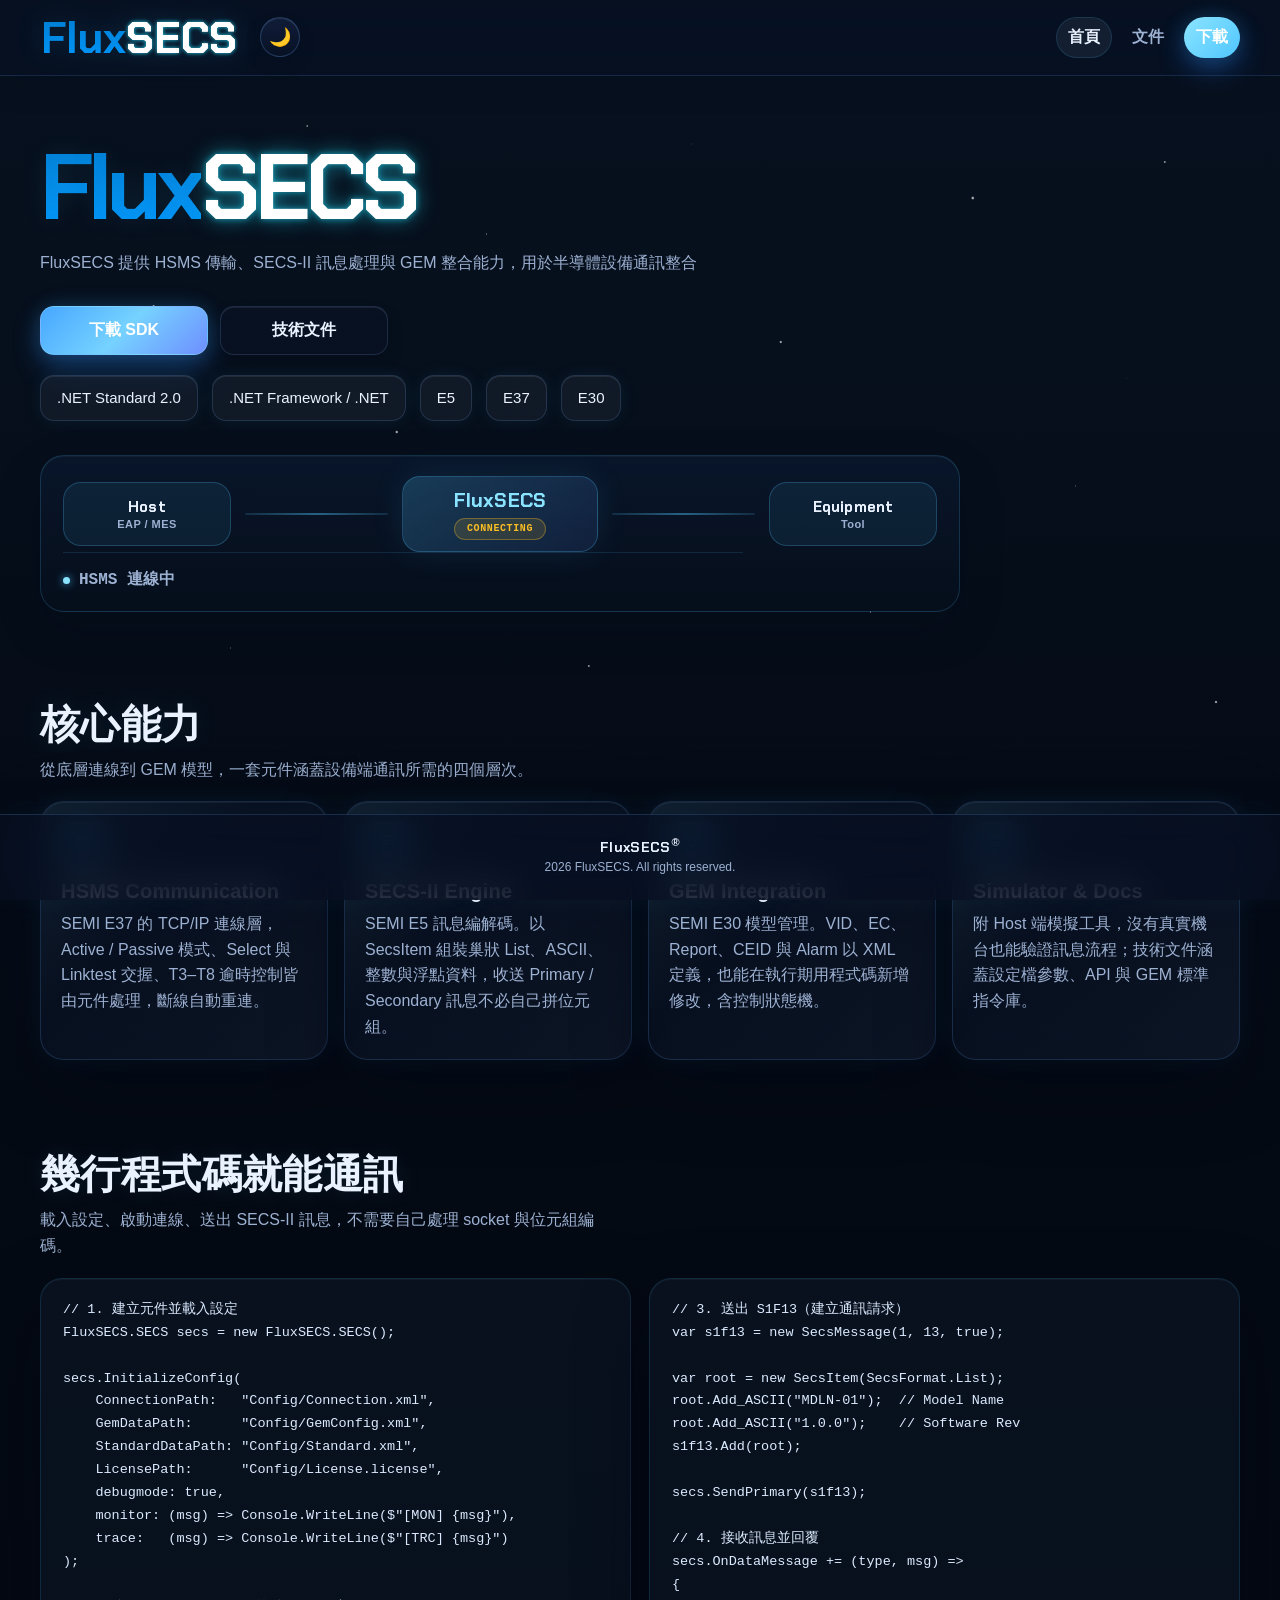
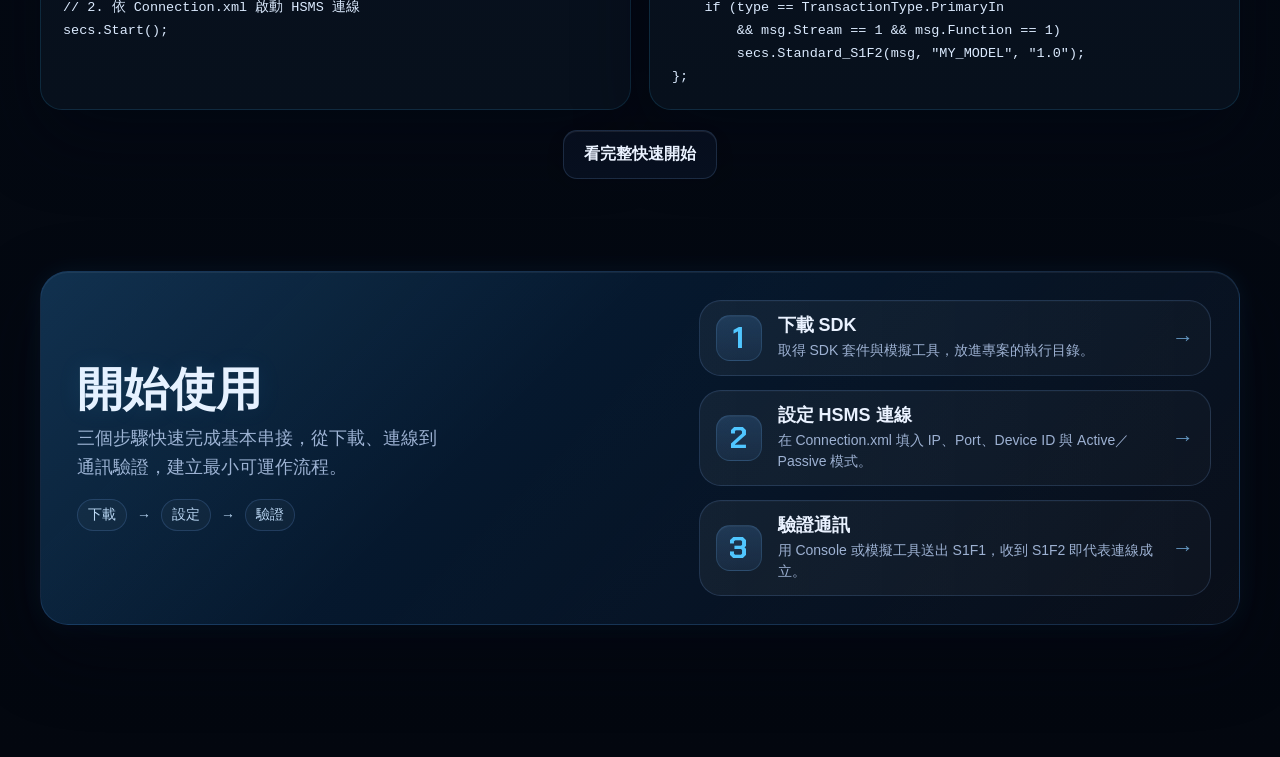
<file: index.html>
<!DOCTYPE html>
<html lang="zh-Hant" data-theme="dark">
<head>
<link rel="canonical" href="https://www.fluxsecs.tw/">
  <meta charset="utf-8"/>
  <meta name="viewport" content="width=device-width, initial-scale=1"/>
  <title>FluxSECS</title>
  <meta name="description" content="FluxSECS 是 .NET Standard 2.0 的半導體設備通訊 SDK，提供 SEMI E37 HSMS 傳輸、E5 SECS-II 訊息處理與 E30 GEM 整合，並附模擬工具與完整技術文件。"/>
  <link rel="preconnect" href="https://fonts.googleapis.com">
  <link rel="preconnect" href="https://fonts.gstatic.com" crossorigin>
  <link href="https://fonts.googleapis.com/css2?family=Chakra+Petch:wght@500;600;700&display=swap" rel="stylesheet">
  <script>(function(){try{var t=localStorage.getItem('fluxsecs-theme');document.documentElement.setAttribute('data-theme',t==='light'?'light':'dark');}catch(e){document.documentElement.setAttribute('data-theme','dark');}})();</script>
  <link rel="icon" href="./favicon.ico" sizes="any">
  <link rel="icon" href="./favicon.svg" type="image/svg+xml">
  <link rel="apple-touch-icon" href="./apple-touch-icon.png">
  <link rel="stylesheet" href="./assets/site.css?v=42">
  <script src="./assets/site.js?v=35" defer></script>
  <script src="./assets/home-demo.js?v=35" defer></script>
</head>
<body class="home-page simple-product-home flow-page">
  <div class="page-wrap">
    <header class="site-header">
      <div class="container">
        <nav class="navbar">
          <div class="brand-wrap">
            <a class="brand-link" href="./index.html" aria-label="FluxSECS Home">
              <svg class="logo-svg" viewBox="0 0 1000 300" xmlns="http://www.w3.org/2000/svg" role="img" aria-label="FluxSECS">
                <defs>
                  <linearGradient id="gradFlux" x1="0" y1="0" x2="0" y2="300" gradientUnits="userSpaceOnUse">
                    <stop offset="0" stop-color="#007ACC"/>
                    <stop offset="1" stop-color="#0099ff"/>
                  </linearGradient>
                  <linearGradient id="gradSecs" x1="0" y1="0" x2="0" y2="300" gradientUnits="userSpaceOnUse">
                    <stop offset="0" stop-color="#1e3a8a"/>
                    <stop offset="0.5" stop-color="#0f172a"/>
                    <stop offset="1" stop-color="#000000"/>
                  </linearGradient>
                  <filter id="glow" x="-50%" y="-50%" width="200%" height="200%">
                    <feDropShadow dx="0" dy="0" stdDeviation="10" flood-color="#22d3ee" flood-opacity="1"/>
                  </filter>
                </defs>
                <g class="logo-aurora">
                  <text x="6" y="228" font-family="'Chakra Petch', sans-serif" font-size="220" font-weight="700" fill="url(#gradFlux)">Flux</text>
                  <text x="436.5" y="228" font-family="'Chakra Petch', sans-serif" font-size="220" font-weight="700" fill="#ffffff" filter="url(#glow)">SECS</text>
                  <text x="436.5" y="228" font-family="'Chakra Petch', sans-serif" font-size="220" font-weight="700" fill="#ffffff">SECS</text>
                </g>
                <g class="logo-solar">
                  <text x="6" y="228" font-family="'Chakra Petch', sans-serif" font-size="220" font-weight="700" fill="url(#gradFlux)">Flux</text>
                  <text x="436.5" y="228" font-family="'Chakra Petch', sans-serif" font-size="220" font-weight="700" fill="none" stroke="#06b6d4" stroke-width="24" stroke-linejoin="round">SECS</text>
                  <text x="436.5" y="228" font-family="'Chakra Petch', sans-serif" font-size="220" font-weight="700" fill="url(#gradSecs)">SECS</text>
                </g>
              </svg>
            </a>
            <div class="header-actions">
              <button class="theme-toggle" id="themeBtn" type="button">🌙</button>
            </div>
          </div>
          <div class="nav-links">
            <a class="active" href="./index.html">首頁</a>
            <a href="./FluxSECS_Technical_Manual.html">文件</a>
            <a class="btn-primary" href="./Download.html">下載</a>
          </div>
        </nav>
      </div>
    </header>

    <main class="page-scroll">
      <section class="hero compact-hero simple-home-hero">
        <div class="container">
          <h1><span class="brand-flux">Flux</span><span class="brand-secs">SECS</span></h1>
          <p>FluxSECS 提供 HSMS 傳輸、SECS-II 訊息處理與 GEM 整合能力，用於半導體設備通訊整合</p>

          <div class="hero-actions home-hero-actions">
            <a class="btn btn-primary" href="./Download.html">下載 SDK</a>
            <a class="btn btn-secondary" href="./FluxSECS_Technical_Manual.html">技術文件</a>
          </div>

          <div class="support-inline simple-home-chips">
            <span class="support-chip">.NET Standard 2.0</span>
            <span class="support-chip">.NET Framework / .NET</span>
            <span class="support-chip">E5</span>
            <span class="support-chip">E37</span>
            <span class="support-chip">E30</span>
          </div>

          <div class="secs-demo" id="secsDemo" role="img"
               aria-label="SECS/GEM 通訊流程示意：Host 與 Equipment 透過 FluxSECS 完成 HSMS 交握、建立通訊、事件與警報回報">
            <div class="secs-stage">
              <div class="secs-node" data-node="host">
                <span class="secs-node-name">Host</span>
                <span class="secs-node-role">EAP / MES</span>
              </div>

              <div class="secs-wire" data-wire="left" aria-hidden="true">
                <span class="secs-wire-line"></span>
                <span class="secs-packet" data-packet="left" data-kind="data"></span>
              </div>

              <div class="secs-node secs-node-core" data-node="core">
                <span class="secs-node-name">FluxSECS</span>
                <span class="secs-state" data-tone="idle">NOT CONNECTED</span>
              </div>

              <div class="secs-wire" data-wire="right" aria-hidden="true">
                <span class="secs-wire-line"></span>
                <span class="secs-packet" data-packet="right" data-kind="data"></span>
              </div>

              <div class="secs-node" data-node="equip">
                <span class="secs-node-name">Equipment</span>
                <span class="secs-node-role">Tool</span>
              </div>
            </div>

            <p class="secs-log">
              <span class="secs-log-led" aria-hidden="true"></span>
              <span class="secs-log-text">等待連線…</span>
            </p>
          </div>
        </div>
      </section>

      <section class="section" id="features">
        <div class="container">
          <div class="section-head compact-head">
            <h2>核心能力</h2>
            <p>從底層連線到 GEM 模型，一套元件涵蓋設備端通訊所需的四個層次。</p>
          </div>
          <div class="grid-4 compact-grid">
            <article class="card compact-card">
              <div class="icon-pill" aria-hidden="true">
                <svg class="feature-icon" viewBox="0 0 64 64" xmlns="http://www.w3.org/2000/svg" fill="none" stroke="currentColor" stroke-width="2" stroke-linecap="round" stroke-linejoin="round">
                  <rect x="15" y="15" width="34" height="24" rx="6"/>
                  <path d="M21 19v10M27 19v10M33 19v10M39 19v10M45 19v10" opacity=".95"/>
                  <path d="M25 39v9m14-9v9M25 48h14"/>
                  <path d="M11 28h-5m47 0h-5" opacity=".7"/>
                </svg>
              </div>
              <h3>HSMS Communication</h3>
              <p>SEMI E37 的 TCP/IP 連線層，Active / Passive 模式、Select 與 Linktest 交握、T3–T8 逾時控制皆由元件處理，斷線自動重連。</p>
            </article>
            <article class="card compact-card">
              <div class="icon-pill" aria-hidden="true">
                <svg class="feature-icon" viewBox="0 0 64 64" xmlns="http://www.w3.org/2000/svg" fill="none" stroke="currentColor" stroke-width="2" stroke-linecap="round" stroke-linejoin="round">
                  <rect x="16" y="13" width="32" height="38" rx="8"/>
                  <path d="M23 23h18M23 31h18M23 39h11" opacity=".95"/>
                  <path d="M27 47c1.6-2.5 3.3-4 5-4s3.4 1.5 5 4" opacity=".9"/>
                  <path d="M44 18l4 4-4 4" opacity=".75"/>
                </svg>
              </div>
              <h3>SECS-II Engine</h3>
              <p>SEMI E5 訊息編解碼。以 SecsItem 組裝巢狀 List、ASCII、整數與浮點資料，收送 Primary / Secondary 訊息不必自己拼位元組。</p>
            </article>
            <article class="card compact-card">
              <div class="icon-pill" aria-hidden="true">
                <svg class="feature-icon" viewBox="0 0 64 64" xmlns="http://www.w3.org/2000/svg" fill="none" stroke="currentColor" stroke-width="2" stroke-linecap="round" stroke-linejoin="round">
                  <rect x="12" y="16" width="12" height="12" rx="3"/>
                  <rect x="40" y="16" width="12" height="12" rx="3"/>
                  <rect x="26" y="38" width="12" height="12" rx="3"/>
                  <path d="M24 22h16M18 28l14 10M46 28L32 38"/>
                  <circle cx="32" cy="44" r="9" opacity=".14" fill="currentColor" stroke="none"/>
                </svg>
              </div>
              <h3>GEM Integration</h3>
              <p>SEMI E30 模型管理。VID、EC、Report、CEID 與 Alarm 以 XML 定義，也能在執行期用程式碼新增修改，含控制狀態機。</p>
            </article>
            <article class="card compact-card">
              <div class="icon-pill" aria-hidden="true">
                <svg class="feature-icon" viewBox="0 0 64 64" xmlns="http://www.w3.org/2000/svg" fill="none" stroke="currentColor" stroke-width="2" stroke-linecap="round" stroke-linejoin="round">
                  <path d="M19 13h20l8 8v30H19z"/>
                  <path d="M39 13v8h8"/>
                  <path d="M25 29h16M25 36h16M25 43h10" opacity=".95"/>
                  <path d="M42 45l6 6m0-6l-6 6" opacity=".78"/>
                </svg>
              </div>
              <h3>Simulator &amp; Docs</h3>
              <p>附 Host 端模擬工具，沒有真實機台也能驗證訊息流程；技術文件涵蓋設定檔參數、API 與 GEM 標準指令庫。</p>
            </article>
          </div>
        </div>
      </section>

      <section class="section" id="quickstart-code">
        <div class="container">
          <div class="section-head compact-head">
            <h2>幾行程式碼就能通訊</h2>
            <p>載入設定、啟動連線、送出 SECS-II 訊息，不需要自己處理 socket 與位元組編碼。</p>
          </div>
          <div class="grid-2 compact-grid code-sample-grid">
            <div class="code-block">
<pre><code>// 1. 建立元件並載入設定
FluxSECS.SECS secs = new FluxSECS.SECS();

secs.InitializeConfig(
    ConnectionPath:   "Config/Connection.xml",
    GemDataPath:      "Config/GemConfig.xml",
    StandardDataPath: "Config/Standard.xml",
    LicensePath:      "Config/License.license",
    debugmode: true,
    monitor: (msg) =&gt; Console.WriteLine($"[MON] {msg}"),
    trace:   (msg) =&gt; Console.WriteLine($"[TRC] {msg}")
);

// 2. 依 Connection.xml 啟動 HSMS 連線
secs.Start();</code></pre>
            </div>
            <div class="code-block">
<pre><code>// 3. 送出 S1F13（建立通訊請求）
var s1f13 = new SecsMessage(1, 13, true);

var root = new SecsItem(SecsFormat.List);
root.Add_ASCII("MDLN-01");  // Model Name
root.Add_ASCII("1.0.0");    // Software Rev
s1f13.Add(root);

secs.SendPrimary(s1f13);

// 4. 接收訊息並回覆
secs.OnDataMessage += (type, msg) =&gt;
{
    if (type == TransactionType.PrimaryIn
        &amp;&amp; msg.Stream == 1 &amp;&amp; msg.Function == 1)
        secs.Standard_S1F2(msg, "MY_MODEL", "1.0");
};</code></pre>
            </div>
          </div>
          <div class="code-sample-foot">
            <a class="btn btn-secondary" href="./FluxSECS_Technical_Manual.html#section-1-2">看完整快速開始</a>
          </div>
        </div>
      </section>

      <section class="section">
        <div class="container split-banner compact-banner getting-started-shell">
          <div class="getting-started-copy">
            <div class="section-head compact-head gs-head" style="margin-bottom:0;">
              <h2>開始使用</h2>
              <p>三個步驟快速完成基本串接，從下載、連線到通訊驗證，建立最小可運作流程。</p>
            </div>
            <div class="gs-mini-flow" aria-hidden="true">
              <span class="gs-pill">下載</span>
              <span class="gs-flow-arrow">→</span>
              <span class="gs-pill">設定</span>
              <span class="gs-flow-arrow">→</span>
              <span class="gs-pill">驗證</span>
            </div>
          </div>
          <div class="step-list compact-steps gs-steps">
            <a class="step gs-step" href="./Download.html">
              <div class="step-no">1</div>
              <div class="gs-step-body">
                <strong>下載 SDK</strong>
                <p>取得 SDK 套件與模擬工具，放進專案的執行目錄。</p>
              </div>
              <div class="gs-step-arrow" aria-hidden="true">→</div>
            </a>
            <a class="step gs-step" href="./FluxSECS_Technical_Manual.html#section-1-3">
              <div class="step-no">2</div>
              <div class="gs-step-body">
                <strong>設定 HSMS 連線</strong>
                <p>在 Connection.xml 填入 IP、Port、Device ID 與 Active／Passive 模式。</p>
              </div>
              <div class="gs-step-arrow" aria-hidden="true">→</div>
            </a>
            <a class="step gs-step" href="./FluxSECS_Technical_Manual.html#section-1-2">
              <div class="step-no">3</div>
              <div class="gs-step-body">
                <strong>驗證通訊</strong>
                <p>用 Console 或模擬工具送出 S1F1，收到 S1F2 即代表連線成立。</p>
              </div>
              <div class="gs-step-arrow" aria-hidden="true">→</div>
            </a>
          </div>
        </div>
      </section>
    </main>

    <footer class="footer">
      <div class="container footer-stack">
        <div class="footer-brand">FluxSECS<sup class="registered-mark">®</sup></div>
        <div class="footer-copy">2026 FluxSECS. All rights reserved.</div>
      </div>
    </footer>
  </div>
</body>
</html>
</file>
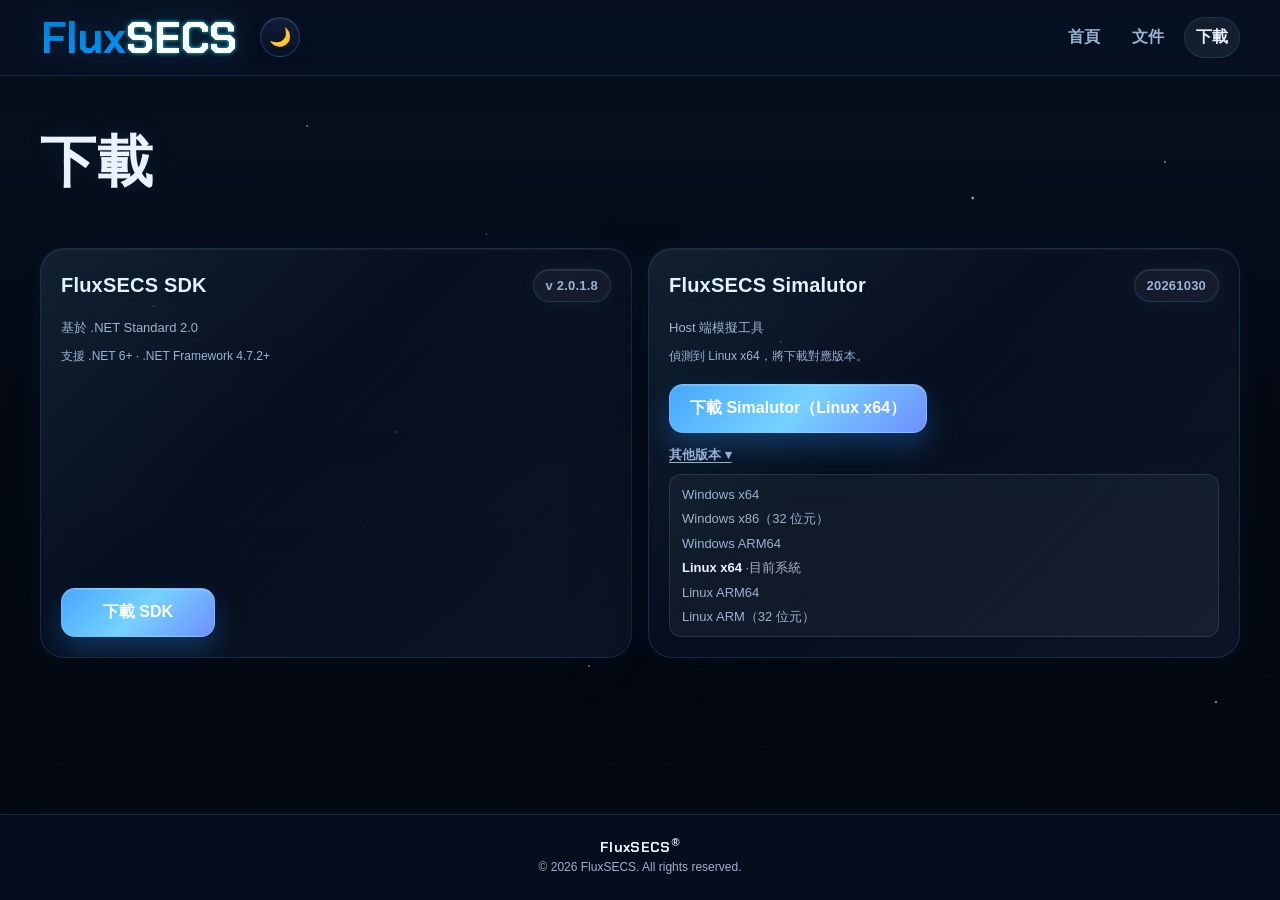
<file: Download.html>
<!DOCTYPE html>
<html lang="zh-Hant" data-theme="dark">
	<head>
		<meta charset="utf-8"/>
		<meta name="viewport" content="width=device-width, initial-scale=1"/>
		<title>FluxSECS Download</title>
		<link rel="preconnect" href="https://fonts.googleapis.com">
			<link rel="preconnect" href="https://fonts.gstatic.com" crossorigin>
			<link href="https://fonts.googleapis.com/css2?family=Chakra+Petch:wght@500;600;700&display=swap" rel="stylesheet">
				<script>(function(){try{var t=localStorage.getItem('fluxsecs-theme');document.documentElement.setAttribute('data-theme',t==='light'?'light':'dark');}catch(e){document.documentElement.setAttribute('data-theme','dark');}})();</script>
				<link rel="icon" href="./favicon.ico" sizes="any">
				<link rel="icon" href="./favicon.svg" type="image/svg+xml">
				<link rel="apple-touch-icon" href="./apple-touch-icon.png">
				<link rel="stylesheet" href="./assets/site.css?v=42">
				</head>
				<body class="flow-page">
					<div class="page-wrap">
						<header class="site-header">
  <div class="container">
    <nav class="navbar">
      <div class="brand-wrap">
        <a class="brand-link" href="./index.html"><svg class="logo-svg" viewBox="0 0 1000 300" xmlns="http://www.w3.org/2000/svg" role="img" aria-label="FluxSECS">
  <defs>
    <linearGradient id="gradFlux" x1="0" y1="0" x2="0" y2="300" gradientUnits="userSpaceOnUse">
      <stop offset="0" stop-color="#007ACC"></stop>
      <stop offset="1" stop-color="#0099ff"></stop>
    </linearGradient>
    <linearGradient id="gradSecs" x1="0" y1="0" x2="0" y2="300" gradientUnits="userSpaceOnUse">
      <stop offset="0" stop-color="#1e3a8a"></stop>
      <stop offset="0.5" stop-color="#0f172a"></stop>
      <stop offset="1" stop-color="#000000"></stop>
    </linearGradient>
    <filter id="glow" x="-50%" y="-50%" width="200%" height="200%">
      <feDropShadow dx="0" dy="0" stdDeviation="10" flood-color="#22d3ee" flood-opacity="1"></feDropShadow>
    </filter>
  </defs>
  <g class="logo-aurora">
    <text x="6" y="228" font-family="'Chakra Petch', sans-serif" font-size="220" font-weight="700" fill="url(#gradFlux)">Flux</text>
    <text x="436.5" y="228" font-family="'Chakra Petch', sans-serif" font-size="220" font-weight="700" fill="#ffffff" filter="url(#glow)">SECS</text>
    <text x="436.5" y="228" font-family="'Chakra Petch', sans-serif" font-size="220" font-weight="700" fill="#ffffff">SECS</text>
  </g>
  <g class="logo-solar">
    <text x="6" y="228" font-family="'Chakra Petch', sans-serif" font-size="220" font-weight="700" fill="url(#gradFlux)">Flux</text>
    <text x="436.5" y="228" font-family="'Chakra Petch', sans-serif" font-size="220" font-weight="700" fill="none" stroke="#06b6d4" stroke-width="24" stroke-linejoin="round">SECS</text>
    <text x="436.5" y="228" font-family="'Chakra Petch', sans-serif" font-size="220" font-weight="700" fill="url(#gradSecs)">SECS</text>
  </g>
</svg></a>
        <div class="header-actions">
          <button class="theme-toggle" id="themeBtn" type="button">🌙</button>
        </div>
      </div>
      <div class="nav-links">
        <a href="./index.html">首頁</a>
        <a href="./FluxSECS_Technical_Manual.html">文件</a>
        <a href="./Download.html" class="btn-primary active">下載</a>
      </div>
    </nav>
  </div>
</header>
						<main class="page-scroll">
							<section class="centered-hero compact-page-hero">
								<div class="container">
									<h1>下載</h1>
								</div>
							</section>
							<section class="section compact-section">	
								<div class="container grid-2 compact-grid download-card-grid">
									<!-- SDK -->
									<article class="card compact-card download-card">
										<div class="download-card-body">
											<h3 class="download-card-title">FluxSECS SDK<span class="badge">v 2.0.1.8</span></h3>
											<p class="download-card-meta">基於 .NET Standard 2.0</p>
											<p class="download-card-note">支援 .NET 6+ · .NET Framework 4.7.2+</p>
										</div>
										<div class="hero-actions download-card-actions">
											<a class="btn btn-primary" href="#" data-download="sdk">下載 SDK</a>
										</div>
									</article>
									<!-- Simulator -->
									<article class="card compact-card download-card">
										<div class="download-card-body">
											<h3 class="download-card-title">FluxSECS Simalutor<span class="badge">20261030</span></h3>
											<p class="download-card-meta">Host 端模擬工具</p>
											<p class="download-card-note" id="simulatorOsNote">依作業系統提供對應版本。</p>
										</div>
										<div class="hero-actions download-card-actions">
											<a class="btn btn-primary" href="#" id="simulatorDownloadBtn" data-download="simulator">下載 Simalutor</a>
										</div>
										<div class="download-alt" id="simulatorAltWrap" hidden>
											<button class="download-alt-toggle" id="simulatorAltToggle" type="button" aria-expanded="false" aria-controls="simulatorAltList">其他版本</button>
											<ul class="download-alt-list" id="simulatorAltList" hidden></ul>
										</div>
									</article>
								</div>
							</section>
						</main>
							<footer class="footer">
								<div class="container footer-stack">
									<div class="footer-brand">FluxSECS<sup class="registered-mark">®</sup></div>
									<div class="footer-copy">© 2026 FluxSECS. All rights reserved.</div>
								</div>
							</footer>
					</div>
					<script src="./assets/site.js?v=35"></script>
				<script src="./assets/download.js?v=35"></script>
</body>
			</html>
</file>
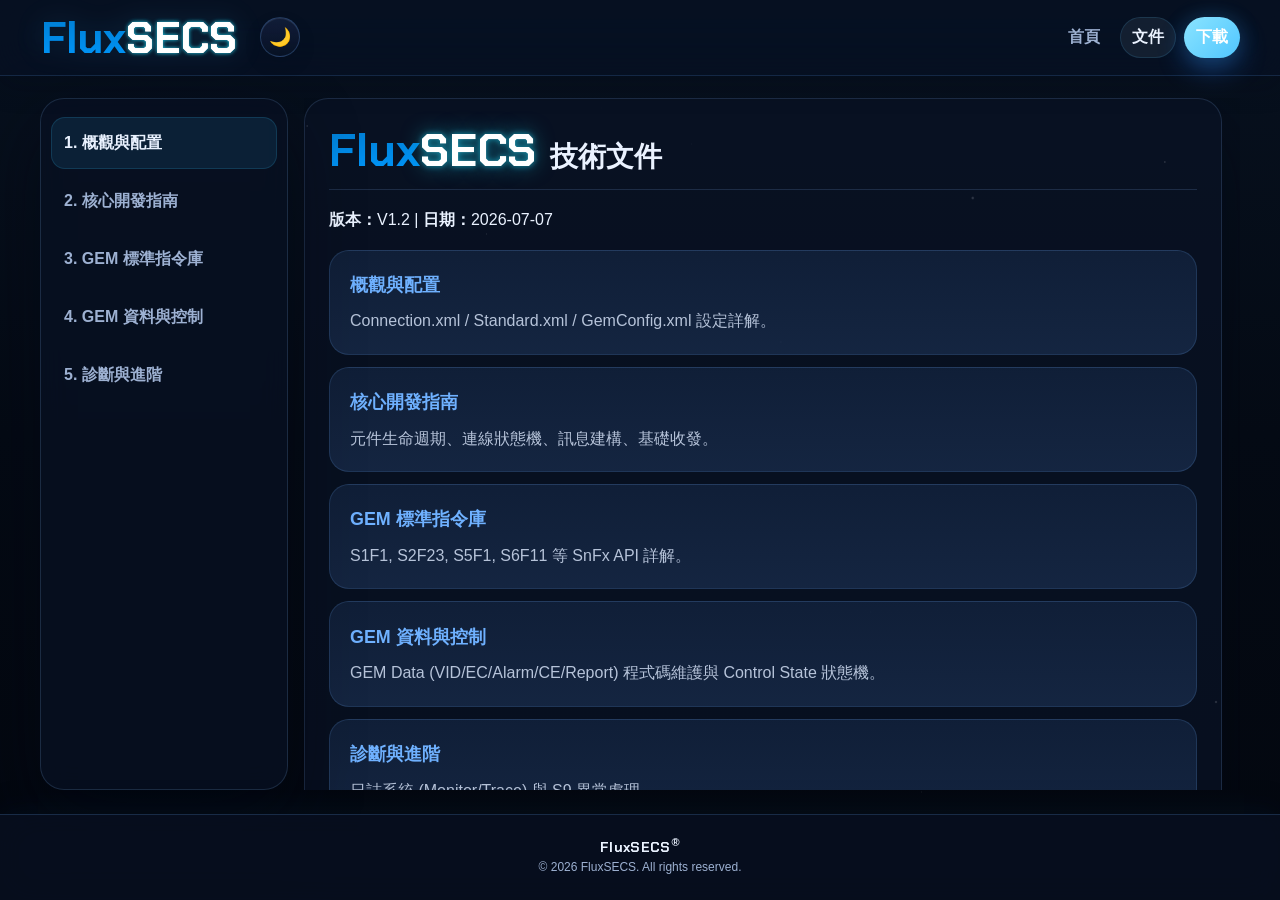
<file: FluxSECS_Technical_Manual.html>
<!DOCTYPE html>

<html data-theme="dark" lang="zh-Hant">
<head>
<meta charset="utf-8"/>
<meta content="width=device-width, initial-scale=1" name="viewport"/>
<title>FluxSECS 技術文件</title>
<meta content="FluxSECS 技術文件：Connection.xml / GemConfig.xml 設定、元件生命週期、SECS-II 訊息建構、GEM 標準指令庫（S1F1、S2F41、S5F1、S6F11）與控制狀態機完整說明。" name="description"/>
<link href="https://fonts.googleapis.com" rel="preconnect"/>
<link crossorigin="" href="https://fonts.gstatic.com" rel="preconnect"/>
<link href="https://fonts.googleapis.com/css2?family=Chakra+Petch:wght@500;600;700&amp;display=swap" rel="stylesheet"/>
<script>(function(){try{var t=localStorage.getItem('fluxsecs-theme');document.documentElement.setAttribute('data-theme',t==='light'?'light':'dark');}catch(e){document.documentElement.setAttribute('data-theme','dark');}})();</script>
<link rel="icon" href="./favicon.ico" sizes="any">
<link rel="icon" href="./favicon.svg" type="image/svg+xml">
<link rel="apple-touch-icon" href="./apple-touch-icon.png">
<link href="./assets/site.css?v=42" rel="stylesheet"/>
</head>
<body class="technical-manual-page">
<div class="page-wrap">
<header class="site-header">
<div class="container">
<nav class="navbar">
<div class="brand-wrap">
<a class="brand-link" href="./index.html"><svg role="img" aria-label="FluxSECS" class="logo-svg" viewBox="0 0 1000 300" xmlns="http://www.w3.org/2000/svg">
<defs>
<linearGradient id="gradFlux" x1="0" y1="0" x2="0" y2="300" gradientUnits="userSpaceOnUse">
<stop offset="0" stop-color="#007ACC"></stop>
<stop offset="1" stop-color="#0099ff"></stop>
</linearGradient>
<linearGradient id="gradSecs" x1="0" y1="0" x2="0" y2="300" gradientUnits="userSpaceOnUse">
<stop offset="0" stop-color="#1e3a8a"></stop>
<stop offset="0.5" stop-color="#0f172a"></stop>
<stop offset="1" stop-color="#000000"></stop>
</linearGradient>
<filter id="glow" x="-50%" y="-50%" width="200%" height="200%">
<feDropShadow dx="0" dy="0" stdDeviation="10" flood-color="#22d3ee" flood-opacity="1"></feDropShadow>
</filter>
</defs>
<g class="logo-aurora">
<text x="6" y="228" font-family="'Chakra Petch', sans-serif" font-size="220" font-weight="700" fill="url(#gradFlux)">Flux</text>
<text x="436.5" y="228" font-family="'Chakra Petch', sans-serif" font-size="220" font-weight="700" fill="#ffffff" filter="url(#glow)">SECS</text>
<text x="436.5" y="228" font-family="'Chakra Petch', sans-serif" font-size="220" font-weight="700" fill="#ffffff">SECS</text>
</g>
<g class="logo-solar">
<text x="6" y="228" font-family="'Chakra Petch', sans-serif" font-size="220" font-weight="700" fill="url(#gradFlux)">Flux</text>
<text x="436.5" y="228" font-family="'Chakra Petch', sans-serif" font-size="220" font-weight="700" fill="none" stroke="#06b6d4" stroke-width="24" stroke-linejoin="round">SECS</text>
<text x="436.5" y="228" font-family="'Chakra Petch', sans-serif" font-size="220" font-weight="700" fill="url(#gradSecs)">SECS</text>
</g>
</svg></a>
<div class="header-actions">
<button class="theme-toggle" id="themeBtn" type="button">🌙</button>
</div>
</div>
<div class="nav-links">
<a href="./index.html">首頁</a>
<a class="active" href="./FluxSECS_Technical_Manual.html">文件</a>
<a class="btn-primary" href="./Download.html">下載</a>
</div>
</nav>
</div>
</header>
<main class="tech-shell">
<nav class="sidebar tech-sidebar">
<ul class="nav-links tech-nav-list">
<li>
<a href="#config">1. 概觀與配置</a>
</li>
<li>
<a href="#core">2. 核心開發指南</a>
</li>
<li>
<a href="#snfx">3. GEM 標準指令庫</a>
</li>
<li>
<a href="#gem">4. GEM 資料與控制</a>
</li>
<li>
<a href="#diag">5. 診斷與進階</a>
</li>
</ul>
</nav>
<div class="tech-main">
<div class="main-content">
<section id="intro">
<!-- 
                [重要] 標題使用「靜態字體」風格 (CSS 模擬)
                - Flux: 藍色漸層
                - SECS: 深色模式發光 / 淺色模式描邊
            -->
<h1><span class="brand-flux">Flux</span><span class="brand-secs">SECS</span><span class="manual-title-suffix">技術文件</span></h1>
<p>
<strong>版本：</strong>V1.2 | <strong>日期：</strong>2026-07-07</p>
<ul class="chapter-list clean-list">
<li class="chapter-card">
<a class="chapter-card-link" href="#config">
<span class="chapter-card-title">概觀與配置</span>
<span class="chapter-card-desc">Connection.xml / Standard.xml / GemConfig.xml 設定詳解。</span>
</a>
</li>
<li class="chapter-card">
<a class="chapter-card-link" href="#core">
<span class="chapter-card-title">核心開發指南</span>
<span class="chapter-card-desc">元件生命週期、連線狀態機、訊息建構、基礎收發。</span>
</a>
</li>
<li class="chapter-card">
<a class="chapter-card-link" href="#snfx">
<span class="chapter-card-title">GEM 標準指令庫</span>
<span class="chapter-card-desc">S1F1, S2F23, S5F1, S6F11 等 SnFx API 詳解。</span>
</a>
</li>
<li class="chapter-card">
<a class="chapter-card-link" href="#gem">
<span class="chapter-card-title">GEM 資料與控制</span>
<span class="chapter-card-desc">GEM Data (VID/EC/Alarm/CE/Report) 程式碼維護與 Control State 狀態機。</span>
</a>
</li>
<li class="chapter-card">
<a class="chapter-card-link" href="#diag">
<span class="chapter-card-title">診斷與進階</span>
<span class="chapter-card-desc">日誌系統 (Monitor/Trace) 與 S9 異常處理。</span>
</a>
</li>
</ul>
<div class="download-cta">
<a class="download-cta-button" href="./Download.html">前往下載中心</a>
<span class="download-cta-note">支援 .NET 6, 7, 8, 10 / .NET Framework 4.7.2+</span>
</div>
</section>
<section id="config">
<h2 class="chapter-heading">1. 概觀與配置</h2>
<p>
<strong>FluxSECS</strong> 是一套專為 .NET 環境設計的高效能 HSMS / SECS-II / GEM 通訊元件。它聚焦於 SEMI E37 (HSMS)、E5 (SECS-II) 與 E30 (GEM) 的實務整合。</p>
<div class="toc">
<h3>本章目錄</h3>
<ul>
<li>
<a href="#section-1-1">1.1 產品簡介與架構</a>
</li>
<li>
<a href="#section-1-2">1.2 快速開始</a>
</li>
<li>
<a href="#section-1-3">1.3 Connection.xml 參數說明</a>
</li>
<li>
<a href="#section-1-4">1.4 標準定義 (Standard.xml)</a>
</li>
<li>
<a href="#section-1-5">1.5 GemConfig.xml 參數說明</a>
</li>
<li>
<a href="#section-1-6">1.6 API 參考：初始化與載入</a>
</li>
</ul>
</div>
<h2 id="section-1-1">1.1 產品簡介與架構</h2>
<h3>核心架構</h3>
<div class="ascii-art">
+-----------------------------------------------------------------------+
|                           User Application                            |
+-----------------------------------------------------------------------+
|                             FluxSECS API                              |
|       (InitializeConfig, SendPrimary, OnDataMessage, SnFx)            |
+-----------------------------------+-----------------------------------+
|          GEM Logic Layer          |         Message Handling          |
|  (VID / EC / Alarm / Report / CE) |     (SecsMessage / SecsItem)      |
+-----------------------------------+-----------------------------------+
|      HSMS Transport Driver        |       SECS-II Message Engine      |
|      (TCP/IP, T3-T8 Timers)       |      (Serial, T1-T4 Timers)       |
+-----------------------------------+-----------------------------------+
            </div>
<h2 id="section-1-2">1.2 快速開始</h2>
<h3>快速上手流程</h3>
<p>
  這裡用「最快可跑」為目標：讓你能在幾分鐘內完成連線、看到 Monitor/Trace、並跑通一組 S1F13 ↔ S1F14（再加上 S1F17 ↔ S1F18）。
  若你需要更深入的訊息建構、GEM 資料/控制狀態、SnFx 詳解，請往後續章節延伸。
</p>
<h3>步驟 1：把必要檔案放到執行目錄</h3>
<ul>
<li>
<strong>FluxSECS.dll</strong>
</li>
<li>
<strong>Connection.xml</strong>（通訊協定 / 角色 / 連線參數）</li>
<li>
<strong>Standard.xml</strong>（Message定義；開發商自行定義）</li>
<li>
<strong>GemConfig.xml</strong>（VID/EC/Report/CEID/Alarm 與 GemSetting）</li>
<li>
<strong>License.license</strong>授權檔</li>
</ul>
<p>
<code>InitializeConfig(...)</code> 的四個 Path 參數若傳 <code>null</code>，會自動讀取以上預設檔名（位於執行目錄）。
</p>
<h3>步驟 2：建立 Connection.xml</h3>
<p>
  目前網站與文件僅聚焦 <strong>HSMS</strong> 通訊。以下配置以實際已驗證的 HSMS / SECS-II 使用方式為主，
  我把範例拆成兩份：<strong>你用哪一種，就保留那一份</strong>，另一份可以直接刪除。
</p>
<h4>2-1. HSMS 範例</h4>
<pre>
								<code class="language-xml">&lt;ConnectInfo&gt;
  &lt;DeviceRole&gt;Host&lt;/DeviceRole&gt;     &lt;!-- Host 或 Equipment --&gt;
  &lt;Protocol&gt;HSMS&lt;/Protocol&gt;       &lt;!-- 目前聚焦 HSMS --&gt;

  &lt;HSMS&gt;
    &lt;HSMSMode&gt;Active&lt;/HSMSMode&gt;  &lt;!-- Active 或 Passive --&gt;
    &lt;LocalIP&gt;127.0.0.1&lt;/LocalIP&gt;
    &lt;LocalPort&gt;5000&lt;/LocalPort&gt;
    &lt;RemoteIP&gt;127.0.0.1&lt;/RemoteIP&gt;
    &lt;RemotePort&gt;5000&lt;/RemotePort&gt;

    &lt;DeviceID&gt;0&lt;/DeviceID&gt;
    &lt;LinkTestInterval&gt;60&lt;/LinkTestInterval&gt;

    &lt;T3Time&gt;45&lt;/T3Time&gt;
    &lt;T5Time&gt;10&lt;/T5Time&gt;
    &lt;T6Time&gt;5&lt;/T6Time&gt;
    &lt;T7Time&gt;10&lt;/T7Time&gt;
    &lt;T8Time&gt;5&lt;/T8Time&gt;
  &lt;/HSMS&gt;
&lt;/ConnectInfo&gt;</code>
							</pre>
<h3>步驟 3：建立 GemConfig.xml</h3>
<p>
  FluxSECS 啟動時會讀取 GemConfig.xml。<strong>最小可用版本只需要 &lt;GemSetting&gt;</strong>；
  其他 VIDs/ECs/Reports/CEIDs/Alarms 可以等你整合到對應功能時再慢慢補。
</p>
<pre>
								<code class="language-xml">&lt;?xml version="1.0" encoding="utf-8"?&gt;
&lt;request&gt;
  &lt;GemSetting&gt;
    &lt;DefaultOnlineState&gt;0&lt;/DefaultOnlineState&gt;
    &lt;TimeFormat&gt;2&lt;/TimeFormat&gt;

    &lt;AutoS9F1&gt;True&lt;/AutoS9F1&gt;
    &lt;AutoS9F3&gt;True&lt;/AutoS9F3&gt;
    &lt;AutoS9F5&gt;True&lt;/AutoS9F5&gt;
    &lt;AutoS9F7&gt;True&lt;/AutoS9F7&gt;
    &lt;AutoS9F9&gt;True&lt;/AutoS9F9&gt;
    &lt;AutoS9F11&gt;True&lt;/AutoS9F11&gt;
  &lt;/GemSetting&gt;

  &lt;!-- （可選）先放 1 個示範 VID，日後再逐步補齊 VIDs / ECs / Reports / CEIDs / Alarms --&gt;
  &lt;VIDs&gt;
    &lt;VID ID="1001" Name="ControlState" Format="U4" Type="SVID" Value="0" Units="" /&gt;
  &lt;/VIDs&gt;
&lt;/request&gt;</code>
							</pre>
<h3>步驟 4：Console 快速驗證</h3>
<p>
  Host 端的重點是：<strong>等 ConnectState 進入 Selected</strong> 後送訊，並在 <code>OnDataMessage</code> 中處理回來的 Secondary（例如 S1F14 / S1F18）。
</p>
<pre>using System;
using System.Threading;
using FluxSECS;

class Program
{
    static void Main()
    {
        var secs = new SECS();

        // 1) 一次性初始化：若參數為 null，會讀取「執行目錄」下的預設檔
        //    Connection.xml / GemConfig.xml / Standard.xml / License.license
        secs.InitializeConfig(
            ConnectionPath: null,
            GemDataPath: null,
            StandardDataPath: null,
            LicensePath: null,
            debugmode: true,
            monitor: (m) =&gt; Console.WriteLine($"[MON] {m}"),
            trace:   (t) =&gt; Console.WriteLine($"[TRC] {t}")
        );

        if (!secs.LicenseValid)
        {
            Console.WriteLine("授權無效，無法啟動通訊。");
            return;
        }

        // 2) 監聽連線狀態：HSMS 建議等待 Selected 後再送 Data Message
        var selected = new ManualResetEventSlim(false);
        secs.ConnectStateChanged += (s) =&gt;
        {
            Console.WriteLine($"[STATE] {s}");
            if (s == ConnectState.Selected) selected.Set();
        };

        // 3) 收到訊息（Primary/Secondary）
        secs.OnDataMessage += (type, msg) =&gt;
        {
            Console.WriteLine($"[RX] {type} S{msg.Stream}F{msg.Function} W={msg.Reply} TID={msg.TID}");
            // Host 端通常處理 SecondaryIn（例如 S1F14 / S1F18）
        };

        // 4) 啟動連線
        secs.Start();

        // 5) 等待 Selected（HSMS 建議在 Selected 後再開始正式收送訊息）
        if (!selected.Wait(TimeSpan.FromSeconds(30)))
        {
            Console.WriteLine("等待 Selected 超時：請檢查 HSMSMode/Port/防火牆/對端是否已啟動。");
            secs.Close();
            return;
        }

        // 6) 最小驗證：送 S1F13 (Establish Comm) -&gt; 等 S1F14
        secs.Standard_S1F13(modelName: "MY_MODEL", softRev: "1.0");

        // 7) 常見下一步：送 S1F17 (Online Request) -&gt; 等 S1F18
        secs.Standard_S1F17();

        Console.WriteLine("Press ENTER to exit...");
        Console.ReadLine();
        secs.Close();
        secs.Dispose();
    }
}
</pre>
<h3>步驟 5：Console 快速驗證</h3>
<p>
  Equipment 端的重點是：在 <code>OnDataMessage</code> 收到 PrimaryIn 後，依需求回 <code>SendSecondary</code>。
  下例示範用內建 <code>Standard_S1F14</code> / <code>Standard_S1F18</code> 回覆。
</p>
<pre>using System;
using FluxSECS;

class Program
{
    static void Main()
    {
        var secs = new SECS();

        secs.InitializeConfig(
            ConnectionPath: null,
            GemDataPath: null,
            StandardDataPath: null,
            LicensePath: null,
            debugmode: true,
            monitor: (m) =&gt; Console.WriteLine($"[MON] {m}"),
            trace:   (t) =&gt; Console.WriteLine($"[TRC] {t}")
        );

        if (!secs.LicenseValid)
        {
            Console.WriteLine("授權無效，無法啟動通訊。");
            return;
        }

        secs.ConnectStateChanged += (s) =&gt; Console.WriteLine($"[STATE] {s}");

        // Equipment 端：收到 Primary 就回 Secondary（示範 S1F13 / S1F17）
        secs.OnDataMessage += (type, msg) =&gt;
        {
            if (type != TransactionType.PrimaryIn) return;

            Console.WriteLine($"[RX] PrimaryIn S{msg.Stream}F{msg.Function} W={msg.Reply} TID={msg.TID}");

            if (msg.Stream == 1 &amp;&amp; msg.Function == 13)
            {
                // 回覆 S1F14
                secs.Standard_S1F14(msg, commAck: 0, mdln: "MY_EQP", softrev: "1.0.0");
            }
            else if (msg.Stream == 1 &amp;&amp; msg.Function == 17)
            {
                // 回覆 S1F18
                secs.Standard_S1F18(msg, onlAck: 0);
            }
        };

        secs.Start();

        Console.WriteLine("Equipment ready. Press ENTER to exit...");
        Console.ReadLine();
        secs.Close();
        secs.Dispose();
    }
}
</pre>
<h3>常見問題與排除</h3>
<ul>
<li>
<strong>一直停在 Connected / NotSelected</strong>：請檢查 <code>HSMSMode</code>（Active/Passive）、Port 是否被防火牆擋住、對端是否已啟動監聽或連線。</li>
<li>
<strong>要送訊但沒有成功</strong>：HSMS 建議在 <code>ConnectState == Selected</code> 後才送 Data Message；若已斷線（Disconnected）送訊會被忽略並寫入 Trace。</li>
<li>
<strong>UI 程式卡住/跨執行緒例外</strong>：<code>OnDataMessage</code> 可能在背景執行緒觸發；WinForms/WPF 請用 Invoke/Dispatcher 回到 UI thread。</li>
<li>
<strong>看不到 Trace</strong>：Trace 受 <code>DebugMode</code> 控制；請在 <code>InitializeConfig(debugmode: true)</code> 或設定 <code>secs.DebugMode = true</code>。</li>
<li>
<strong>要快速定位封包問題</strong>：先看 Monitor（封包層 TX/RX），再開 Trace 看聚合後的內容與計時器/狀態細節。</li>
</ul>
<p>
  ✅ 下一步建議：若你要自訂訊息內容，請到「2.3 訊息建構基礎」與「2.4 基礎訊息收發」；若要直接用標準 API，請到「3. GEM 標準指令庫 (SnFx)」。
</p>
<h2 id="section-1-3">1.3 Connection.xml 參數說明</h2>
<p>
  本節說明 <code>Connection.xml</code> 各欄位的用途與常見設定。
  若你只想先完成「快速可跑」驗證，請直接使用
  <a class="doc-jump-link" href="#section-1-2">➜ 1.2 快速開始</a> 的「步驟 2」範例（HSMS）。
</p>
<div class="table-container">
<table class="table">
<thead>
<tr>
<th style="width:22%">欄位</th>
<th style="width:20%">範例</th>
<th>說明</th>
</tr>
</thead>
<tbody>
<tr>
<td data-label="欄位">
<code>DeviceRole</code>
</td>
<td data-label="範例">
<code>Host</code>
</td>
<td data-label="說明">角色：<code>Host</code> 或 <code>Equipment</code>。影響你在整合時「誰先送訊 / 誰回覆」的預期流程。</td>
</tr>
<tr>
<td data-label="欄位">
<code>Protocol</code>
</td>
<td data-label="範例">
<code>HSMS</code>
</td>
<td data-label="說明">通訊協定。現階段文件與網站僅列出實際驗證中的 <code>HSMS</code> 配置，元件會讀取對應的 <code>&lt;HSMS&gt;</code> 區段。</td>
</tr>
<tr>
<td data-label="欄位">
<code>HSMSMode</code>
</td>
<td data-label="範例">
<code>Active</code>
</td>
<td data-label="說明">
<code>Active</code> 主動連線（對外連出）；<code>Passive</code> 被動監聽（等待對方連入）。</td>
</tr>
<tr>
<td data-label="欄位">
<code>LocalIP</code> / <code>LocalPort</code>
</td>
<td data-label="範例">
<code>127.0.0.1</code> / <code>5000</code>
</td>
<td data-label="說明">本機 IP/Port。<strong>Passive</strong> 模式主要依賴 <code>LocalPort</code> 作為監聽埠。</td>
</tr>
<tr>
<td data-label="欄位">
<code>RemoteIP</code> / <code>RemotePort</code>
</td>
<td data-label="範例">
<code>127.0.0.1</code> / <code>5000</code>
</td>
<td data-label="說明">遠端 IP/Port。<strong>Active</strong> 模式會連往此位址。</td>
</tr>
<tr>
<td data-label="欄位">
<code>DeviceID</code>
</td>
<td data-label="範例">
<code>0</code>
</td>
<td data-label="說明">SECS Device ID。雙方需一致（不一致時常見會引發 S9 類錯誤）。</td>
</tr>
<tr>
<td data-label="欄位">
<code>LinkTestInterval</code>
</td>
<td data-label="範例">
<code>60</code>
</td>
<td data-label="說明">LinkTest 週期（秒）。設 <code>0</code> 表示不主動送（仍可回覆對方的 LinkTest）。</td>
</tr>
<tr>
<td data-label="欄位">
<code>T3Time</code>
</td>
<td data-label="範例">
<code>45</code>
</td>
<td data-label="說明">資料訊息交易逾時（等待 Secondary）。常見 45 秒。</td>
</tr>
<tr>
<td data-label="欄位">
<code>T5Time</code>
</td>
<td data-label="範例">
<code>10</code>
</td>
<td data-label="說明">重新連線等待/回復用計時（常見 10 秒）。</td>
</tr>
<tr>
<td data-label="欄位">
<code>T6Time</code>
</td>
<td data-label="範例">
<code>5</code>
</td>
<td data-label="說明">控制訊息回覆等待（如 LinkTest）。常見 5 秒。</td>
</tr>
<tr>
<td data-label="欄位">
<code>T7Time</code>
</td>
<td data-label="範例">
<code>10</code>
</td>
<td data-label="說明">Passive 等待 Select 的逾時計時（常見 10 秒）。</td>
</tr>
<tr>
<td data-label="欄位">
<code>T8Time</code>
</td>
<td data-label="範例">
<code>5</code>
</td>
<td data-label="說明">網路封包層級等待（常見 5 秒）。</td>
</tr>
</tbody>
</table>
</div>
<p>
<strong>小提醒：</strong>若你在 HSMS 下要送資料訊息，建議等 <code>ConnectState == Selected</code> 後再送，最容易一次成功。</p>
<h2 id="section-1-4">1.4 標準定義</h2>
<p>
<code>Standard.xml</code> 用於定義每個 SECS-II 訊息（SxFy）的<strong>結構規格</strong>，提供執行期的格式驗證（特別是 <code>AutoS9F7</code> 啟用時的 Illegal Data 判斷），以及離線/工具（例如依定義產生範例 raw）所需的樣板。</p>
<div class="alert alert-info">
<strong>重點</strong>
<br/>
<ul style="margin: .5rem 0 0 1.2rem;">
<li>
<strong>同一個 SxFy 允許多組定義</strong>（<code>Name</code> 不同即可）。驗證時會<strong>逐一比對</strong>，任一組<strong>完全符合</strong>即視為合法並停止往下比對。</li>
<li>
<strong>List 子項目數量</strong>只由 <code>Variables</code> 決定：<code>true</code> 不檢查數量（較多/較少/一致皆合法）；<code>false</code> 必須與定義完全一致（較多或較少都不合法）。</li>
<li>
<strong>Scalar（非 List）長度</strong>在 <code>CheckLength="True"</code> 時，使用 <code>Min/Max</code> 進行元素個數上下界檢查（<code>Min</code>=下限、<code>Max</code>=上限）。</li>
<li>
<code>Value/Values</code> 僅作為<strong>讀入/範例值</strong>使用，不做固定值比對（不會因為值不同觸發 S9F7）。</li>
</ul>
</div>
<h3>1.4.1 驗證流程</h3>
<ol>
<li>收到 Primary Message 後，以其 <strong>Stream/Function（SxFy）</strong> 在 <code>Standard.xml</code> 尋找所有同 SxFy 的 <code>&lt;SecsMessage ...&gt;</code> 定義（即使 <code>Name</code> 不同也都納入）。</li>
<li>對每一組定義進行「結構比對」：由最外層 <code>SecsItem</code> 開始遞迴驗證（格式、List 規則、Scalar 長度規則）。</li>
<li>若任一組定義「完全符合」則視為合法；若全部不符合且 <code>AutoS9F7</code> 啟用，則回覆 <code>S9F7 (Illegal Data)</code>。</li>
</ol>
<h3>1.4.2 欄位與數值意義</h3>
<div class="table-responsive">
<table class="table table-striped">
<thead>
<tr>
<th style="width: 220px;">欄位</th>
<th>說明</th>
</tr>
</thead>
<tbody>
<tr>
<td data-label="欄位">
<code>SecsMessage/Name</code>
</td>
<td data-label="說明">同一個 SxFy 的「定義名稱」。用於區分多組定義（例如：<code>S1F1 A</code>、<code>S1F1 B</code>）。驗證時會逐一定義比對，任一組完全符合即通過。</td>
</tr>
<tr>
<td data-label="欄位">
<code>SecsMessage/Stream</code>, <code>Function</code>
</td>
<td data-label="說明">對應 SxFy（例如 Stream=1, Function=1 代表 S1F1）。作為定位候選定義的主要鍵值。</td>
</tr>
<tr>
<td data-label="欄位">
<code>SecsMessage/Reply</code>
</td>
<td data-label="說明">描述此 Primary 是否預期有 Secondary（屬於訊息特性描述；不作為 S9F7 的固定值判斷）。</td>
</tr>
<tr>
<td data-label="欄位">
<code>SecsItem/SecsFormat</code>
</td>
<td data-label="說明">指定此節點的 SECS-II 型別（例如 <code>List</code>, <code>ASCII</code>, <code>U1</code>, <code>I4</code> 等）。</td>
</tr>
<tr>
<td data-label="欄位">
<code>SecsItem/SecsFormat_Def</code>
</td>
<td data-label="說明">允許多個型別（以空白分隔），例如 <code>"U4 ASCII"</code> 代表此節點可接受 U4 或 ASCII。屬於「格式集合」驗證。</td>
</tr>
<tr>
<td data-label="欄位">
<code>SecsItem/Variables</code>
</td>
<td data-label="說明">
<strong>只對 List 有意義</strong>。<br/>
<ul style="margin:.25rem 0 0 1.2rem;">
<li>
<code>Variables="True"</code>：可變動結構，<strong>不檢查</strong> List 子項目數量（較多/較少/一致皆合法）。</li>
<li>
<code>Variables="False"</code>：固定結構，List 子項目數量必須<strong>完全一致</strong>。</li>
</ul>
        補充：所謂「定義的子項目數量」不是 XML 的獨立屬性，而是該 List 節點底下 <code>&lt;SecsItem .../&gt;</code> 子節點的數量。
      </td>
</tr>
<tr>
<td data-label="欄位">
<code>SecsItem/CheckLength</code>
</td>
<td data-label="說明">
        元素個數比對開關（預設為 <code>True</code>）。<br/>
        本專案規則：<strong>僅針對 Scalar（非 List）生效</strong>，並以 <code>Min/Max</code> 作為元素個數上下界。List 的數量規則不由 CheckLength 控制，請改用 <code>Variables</code>。
      </td>
</tr>
<tr>
<td data-label="欄位">
<code>SecsItem/Min</code>, <code>Max</code>
</td>
<td data-label="說明">
<strong>僅在 Scalar 且 <code>CheckLength="True"</code> 時使用</strong>。<br/>
<ul style="margin:.25rem 0 0 1.2rem;">
<li>
<code>Min</code>：元素個數下限（Lower bound）。</li>
<li>
<code>Max</code>：元素個數上限（Upper bound）。</li>
<li>數值 <code>0</code> 代表「不設定該邊界」（例如 <code>Min=0</code> 表示不檢查下限；<code>Max=0</code> 表示不檢查上限）。</li>
<li>若 <code>Min &gt; Max</code>（上下界顛倒），視為「不做長度卡控」（不會因長度觸發 S9F7）。</li>
</ul>
        例：<code>ASCII Min="0" Max="3"</code> 表示 ASCII 字串長度可為 0~3；<code>U1 Min="1" Max="2"</code> 表示 U1 元素個數必須在 1~2 之間。
      </td>
</tr>
<tr>
<td data-label="欄位">
<code>SecsItem/Value</code>, <code>Values</code>
</td>
<td data-label="說明">
        範例值/預設值。用於<strong>讀入</strong>或<strong>產生範例訊息</strong>（例如依 Standard.xml 產生 raw 作為測試）。<br/>
<strong>不做固定值比對</strong>：實際收到的值與此處不同，不會因此觸發 S9F7。
      </td>
</tr>
<tr>
<td data-label="欄位">
<code>SecsItem/Remark</code>
</td>
<td data-label="說明">備註/說明文字，常用於註記欄位語意（例如參數名稱）。不影響驗證結果。</td>
</tr>
</tbody>
</table>
</div>
<h3>1.4.3 範例</h3>
<p>以下展示常見用法：Scalar 長度限制、List 的 Variables 規則、以及同一個 SxFy 多組定義。</p>
<h4>（1）Scalar：用 Min/Max 描述元素個數上下界</h4>
<pre>
								<code class="language-xml">&lt;SecsItem SecsFormat="ASCII" CheckLength="True" Min="1" Max="64" Remark="MODEL_NAME" /&gt;
&lt;SecsItem SecsFormat="U1"    CheckLength="True" Min="0" Max="2"  Remark="FLAGS" /&gt;</code>
							</pre>
<h4>（2）List：用 Variables 決定是否檢查子項目數量</h4>
<pre>
								<code class="language-xml">&lt;!-- 固定結構：必須與定義完全一致 --&gt;
&lt;SecsItem SecsFormat="List" Variables="False"&gt;
  &lt;SecsItem SecsFormat="U1" /&gt;
  &lt;SecsItem SecsFormat="U1" /&gt;
&lt;/SecsItem&gt;

&lt;!-- 可變動結構：不檢查子項目數量（較多/較少/一致皆合法） --&gt;
&lt;SecsItem SecsFormat="List" Variables="True"&gt;
  &lt;SecsItem SecsFormat="ASCII" Remark="CPNAME" /&gt;
  &lt;SecsItem SecsFormat="ASCII" Remark="CPVAL" /&gt;
&lt;/SecsItem&gt;</code>
							</pre>
<h4>（3）同一個 SxFy 多組定義：逐一比對，任一完全符合即通過</h4>
<pre>
								<code class="language-xml">&lt;SecsFormat&gt;
  &lt;!-- S1F1 定義 A --&gt;
  &lt;SecsMessage Name="S1F1_A" Stream="1" Function="1" Reply="True"&gt;
    &lt;SecsItem SecsFormat="List" Variables="False"&gt;
      &lt;SecsItem SecsFormat="ASCII" CheckLength="True" Min="0" Max="16" Remark="A_FIELD" /&gt;
    &lt;/SecsItem&gt;
  &lt;/SecsMessage&gt;

  &lt;!-- S1F1 定義 B --&gt;
  &lt;SecsMessage Name="S1F1_B" Stream="1" Function="1" Reply="True"&gt;
    &lt;SecsItem SecsFormat="List" Variables="False"&gt;
      &lt;SecsItem SecsFormat="U1" CheckLength="True" Min="1" Max="2" Remark="B_FIELD" /&gt;
    &lt;/SecsItem&gt;
  &lt;/SecsMessage&gt;
&lt;/SecsFormat&gt;</code>
							</pre>
<h2 id="section-1-5">1.5 GemConfig.xml 參數說明</h2>
<p>
<code>GemConfig.xml</code> 用來定義 GEM 的資料模型（VID/EC/Report/CEID/Alarm）與自動化開關（GemSetting）。
  若你只想先完成「最快可跑」驗證，請直接使用
  <a class="doc-jump-link" href="#section-1-2">➜ 1.2 快速開始</a> 的「步驟 3：最小 GemConfig.xml」。
</p>
<h3>GemSetting（自動化開關 / 行為設定）</h3>
<div class="table-container">
<table class="table">
<thead>
<tr>
<th style="width:22%">欄位</th>
<th style="width:20%">範例</th>
<th>說明</th>
</tr>
</thead>
<tbody>
<tr>
<td data-label="欄位">
<code>DefaultOnlineState</code>
</td>
<td data-label="範例">
<code>0</code>
</td>
<td data-label="說明">預設 Online 狀態（依你的整合策略設定；不確定就先用 0）。</td>
</tr>
<tr>
<td data-label="欄位">
<code>TimeFormat</code>
</td>
<td data-label="範例">
<code>2</code>
</td>
<td data-label="說明">時間格式設定（不確定就先用 2）。</td>
</tr>
<tr>
<td data-label="欄位">
<code>AutoS9F1</code>
</td>
<td data-label="範例">
<code>True</code>
</td>
<td data-label="說明">收到不合法 Device ID 時，是否自動回 S9F1。</td>
</tr>
<tr>
<td data-label="欄位">
<code>AutoS9F3</code>
</td>
<td data-label="範例">
<code>True</code>
</td>
<td data-label="說明">收到不合法 Stream Type 時，是否自動回 S9F3。</td>
</tr>
<tr>
<td data-label="欄位">
<code>AutoS9F5</code>
</td>
<td data-label="範例">
<code>True</code>
</td>
<td data-label="說明">收到不合法 Function Type 時，是否自動回 S9F5。</td>
</tr>
<tr>
<td data-label="欄位">
<code>AutoS9F7</code>
</td>
<td data-label="範例">
<code>True</code>
</td>
<td data-label="說明">收到資料格式不符 Standard.xml 定義時，是否自動回 S9F7。</td>
</tr>
<tr>
<td data-label="欄位">
<code>AutoS9F9</code>
</td>
<td data-label="範例">
<code>True</code>
</td>
<td data-label="說明">交易逾時（發送 Primary 後 T3 內未收到 Reply）時，是否自動回 S9F9。</td>
</tr>
<tr>
<td data-label="欄位">
<code>AutoS9F11</code>
</td>
<td data-label="範例">
<code>True</code>
</td>
<td data-label="說明">收到資料過大或訊息長度超出限制時，是否自動回 S9F11。</td>
</tr>
</tbody>
</table>
</div>
<h3>VIDs（變數定義）</h3>
<p>
<code>&lt;VIDs&gt;</code> 內包含多筆 <code>&lt;VID ... /&gt;</code>。每一筆代表一個可讀/可回報的變數（SVID / DVID）。
</p>
<div class="table-container">
<table class="table">
<thead>
<tr>
<th style="width:22%">屬性</th>
<th style="width:20%">範例</th>
<th>說明</th>
</tr>
</thead>
<tbody>
<tr>
<td data-label="屬性">
<code>ID</code>
</td>
<td data-label="範例">
<code>1001</code>
</td>
<td data-label="說明">VID 編碼（字串或數值皆可；建議用純數字字串）。</td>
</tr>
<tr>
<td data-label="屬性">
<code>Name</code>
</td>
<td data-label="範例">
<code>ControlState</code>
</td>
<td data-label="說明">顯示名稱（給人看的）。</td>
</tr>
<tr>
<td data-label="屬性">
<code>Format</code>
</td>
<td data-label="範例">
<code>U4</code>
</td>
<td data-label="說明">SECS-II 格式（例如 U4 / I4 / ASCII / Boolean...）。</td>
</tr>
<tr>
<td data-label="屬性">
<code>Type</code>
</td>
<td data-label="範例">
<code>SVID</code>
</td>
<td data-label="說明">類型：常見 <code>SVID</code> / <code>DVID</code>。</td>
</tr>
<tr>
<td data-label="屬性">
<code>Value</code>
</td>
<td data-label="範例">
<code>0</code>
</td>
<td data-label="說明">（可選）預設值；若你的整合是由程式更新，可先不填或填 0。</td>
</tr>
<tr>
<td data-label="屬性">
<code>Units</code>
</td>
<td data-label="範例">
<code>""</code>
</td>
<td data-label="說明">（可選）單位描述。</td>
</tr>
</tbody>
</table>
</div>
<h3>其他節點（ECs / Reports / CEIDs / Alarms）</h3>
<p>
  這些節點用於完整 GEM 整合：<strong>事件回報、報表綁定、異常/警報</strong> 等。
  若你目前只需要先把通訊跑通，可以先不建立；等整合到對應功能時再逐步補齊。
</p>
<h2 id="section-1-6">1.6 API 參考：初始化與載入</h2>
<div class="table-container">
<table class="table">
<thead>
<tr>
<th>方法</th>
<th>path 參數</th>
<th>行為說明</th>
</tr>
</thead>
<tbody>
<tr>
<td data-label="方法">
<code>InitializeConfig(...)</code>
</td>
<td data-label="path 參數">多個路徑</td>
<td data-label="行為說明">整合初始化，依序呼叫下列 Load 方法。</td>
</tr>
<tr>
<td data-label="方法">
<code>LoadConnectionInfo</code>
<br/>
<code>ReLoadConnectionInfo</code>
</td>
<td data-label="path 參數">
<code>null</code>
</td>
<td data-label="行為說明">讀取 <code>Connection.xml</code>。</td>
</tr>
<tr>
<td data-label="方法">
<code>LoadStandardData</code>
<br/>
<code>ReLoadStandardData</code>
</td>
<td data-label="path 參數">
<code>null</code>
</td>
<td data-label="行為說明">讀取 <code>Standard.xml</code>。</td>
</tr>
<tr>
<td data-label="方法">
<code>LoadGemData</code>
<br/>
<code>ReLoadGemData</code>
</td>
<td data-label="path 參數">
<code>null</code>
</td>
<td data-label="行為說明">讀取 <code>GemConfig.xml</code>。</td>
</tr>
<tr>
<td data-label="方法">
<code>LoadLicense</code>
</td>
<td data-label="path 參數">
<code>null</code>
</td>
<td data-label="行為說明">讀取 <code>License.license</code>。</td>
</tr>
</tbody>
</table>
</div>
</section>
<section id="core">
<h2 class="chapter-heading">2. 核心開發指南</h2>
<div class="toc">
<h3>本章目錄</h3>
<ul>
<li>
<a href="#section-2-1">2.1 元件生命週期</a>
</li>
<li>
<a href="#section-2-2">2.2 連線狀態管理 (Connect State)</a>
</li>
<li>
<a href="#section-2-3">2.3 訊息建構基礎 (Message Building)</a>
</li>
<li>
<a href="#section-2-4">2.4 基礎訊息收發 (Transaction)</a>
</li>
</ul>
</div>
<h2 id="section-2-1">2.1 元件生命週期</h2>
<p>本節說明如何在應用程式中正確地實例化、啟動與關閉 FluxSECS 通訊元件。</p>
<h3>實例化與初始化</h3>
<pre>
								<code class="language-csharp">FluxSECS.SECS secs = new FluxSECS.SECS();

// 初始化設定並訂閱 Log
secs.InitializeConfig(
    ConnectionPath: "Config/Connection.xml",
    GemDataPath: "Config/GemConfig.xml",
    StandardDataPath: "Config/Standard.xml",
    LicensePath: "Config/License.license",
    debugmode: true,
    monitor: (msg) =&gt; Console.WriteLine($"[MON] {msg}"),
    trace: (msg) =&gt; Console.WriteLine($"[TRC] {msg}")
);</code>
							</pre>
<h3>啟動與關閉</h3>
<ul>
<li>
<strong>Start()</strong>: 依據 <code>Connection.xml</code> 的設定 (HSMS) 啟動底層連線。</li>
<li>
<strong>Close()</strong>: 正常關閉連線。若為 HSMS 連線中，會嘗試發送 <code>Separate.Req</code> 後再斷線。</li>
<li>
<strong>Dispose()</strong>: 釋放物件所有資源，通常在程式結束時呼叫。</li>
</ul>
<h2 id="section-2-2">2.2 連線狀態管理</h2>
<h3>狀態定義</h3>
<div class="table-container">
<table class="table">
<thead>
<tr>
<th style="width: 20%">狀態名稱</th>
<th style="width: 80%">詳細介紹</th>
</tr>
</thead>
<tbody>
<tr>
<td data-label="狀態名稱">
<code>Disconnected</code>
</td>
<td data-label="詳細介紹">
<strong>未連線</strong>
<br/>
                                初始狀態，或網路/ComPort 已斷開。此時無法進行任何通訊。
                            </td>
</tr>
<tr>
<td data-label="狀態名稱">
<code>Connected</code>
</td>
<td data-label="詳細介紹">
<strong>物理連線已建立</strong>
<br/>
<ul>
<li>
<strong>HSMS</strong>: TCP Socket 已連線，但尚未進行 Select 握手。此時僅能發送控制訊息 (Select.Req)，不能發送資料訊息。</li>
<li>
<strong>HSMS</strong>: 在 Connected 階段仍需完成 Select 握手；正式資料訊息建議於 <code>Selected</code> 後開始收送。</li>
</ul>
</td>
</tr>
<tr>
<td data-label="狀態名稱">
<code>NotSelected</code>
</td>
<td data-label="詳細介紹">
<strong>(HSMS 專用) 等待握手</strong>
<br/>
                                TCP 已連線，正在進行 HSMS Select 握手程序 (T7 Timeout 計時中)。<br/>
                                若為 Active 模式，表示已發送 Select.Req 等待回覆；若為 Passive 模式，表示正在等待對方發送 Select.Req。
                            </td>
</tr>
<tr>
<td data-label="狀態名稱">
<code>Selected</code>
</td>
<td data-label="詳細介紹">
<strong>通訊就緒</strong>
<br/>
                                HSMS Select 握手已成功完成 (T3~T8 Timer 運作正常)。<br/>
</td>
</tr>
</tbody>
</table>
</div>
<h3>事件監聽</h3>
<p>應用程式應訂閱 <code>ConnectStateChanged</code> 事件以掌握連線狀況。</p>
<pre>
								<code class="language-csharp">secs.ConnectStateChanged += (state) =&gt; 
{
    Console.WriteLine($"連線狀態變更: {state}");
    if (state == ConnectState.Selected)
    {
        // HSMS Selected 後，可開始主動發送資料
        Console.WriteLine("通訊已建立，可以傳送訊息。");
    }
};</code>
							</pre>
<h2 id="section-2-3">2.3 SECS Message建構</h2>
<p>FluxSECS 採用物件導向方式建構 SECS-II 訊息。所有訊息皆由 <code>SecsMessage</code> 容器與內部的 <code>SecsItem</code> 資料單元組成。</p>
<h3>SecsItem (資料單元)</h3>
<p>
<code>SecsItem</code> 是 SECS-II Body 的最小資料單元：每一顆 Item 都有一個 <strong>格式 (SecsFormat)</strong>，內容要嘛是 <strong>Scalar 值</strong>，要嘛是 <strong>List(巢狀子節點)</strong>。</p>
<ul>
<li>
<strong>List</strong>：用 <code>Items</code> 儲存子節點（可巢狀）。</li>
<li>
<strong>Scalar</strong>：用 <code>Values</code> 儲存值；FluxSECS 內部以「字串」保存，編碼時才轉成對應型別。</li>
<li>
<strong>B(Binary)</strong>：輸入可用十進位或十六進位；內部以十進位字串保存，但 SML/Log 會以 2 位十六進位顯示（例如 <code>0x0A</code> → 顯示 <code>0A</code>）。</li>
</ul>
<h4>支援的格式</h4>
<div class="table-container">
<table class="table">
<thead>
<tr>
<th>SecsFormat</th>
<th>SML 顯示</th>
<th>意義</th>
<th>範例</th>
</tr>
</thead>
<tbody>
<tr>
<td data-label="SecsFormat">
<code>List</code>
</td>
<td data-label="SML 顯示">
<code>L[n]</code>
</td>
<td data-label="意義">巢狀容器（子節點數量 n）</td>
<td data-label="範例">
<code>new SecsItem()</code> 或 <code>new SecsItem(SecsFormat.List)</code>
</td>
</tr>
<tr>
<td data-label="SecsFormat">
<code>B</code>
</td>
<td data-label="SML 顯示">
<code>B[n]</code>
</td>
<td data-label="意義">Binary (byte)</td>
<td data-label="範例">
<code>new SecsItem(SecsFormat.B, new[] { "0x00", "0xFF" })</code>
</td>
</tr>
<tr>
<td data-label="SecsFormat">
<code>Boolean</code>
</td>
<td data-label="SML 顯示">
<code>BOOLEAN[n]</code>
</td>
<td data-label="意義">布林（0/1 或 true/false）</td>
<td data-label="範例">
<code>new SecsItem(SecsFormat.Boolean, "true")</code>
</td>
</tr>
<tr>
<td data-label="SecsFormat">
<code>ASCII</code>
</td>
<td data-label="SML 顯示">
<code>A[n]</code>
</td>
<td data-label="意義">ASCII 字串（n=byte 長度）</td>
<td data-label="範例">
<code>new SecsItem(SecsFormat.ASCII, "MDLN-01")</code>
</td>
</tr>
<tr>
<td data-label="SecsFormat">
<code>JIS8</code>
</td>
<td data-label="SML 顯示">
<code>J[n]</code>
</td>
<td data-label="意義">JIS8 字串</td>
<td data-label="範例">
<code>new SecsItem(SecsFormat.JIS8, "日本語")</code>
</td>
</tr>
<tr>
<td data-label="SecsFormat">
<code>I1/I2/I4/I8</code>
</td>
<td data-label="SML 顯示">
<code>I1[n]...</code>
</td>
<td data-label="意義">有號整數（1/2/4/8 bytes）</td>
<td data-label="範例">
<code>new SecsItem(SecsFormat.I4, "123")</code>
</td>
</tr>
<tr>
<td data-label="SecsFormat">
<code>U1/U2/U4/U8</code>
</td>
<td data-label="SML 顯示">
<code>U1[n]...</code>
</td>
<td data-label="意義">無號整數（1/2/4/8 bytes）</td>
<td data-label="範例">
<code>new SecsItem(SecsFormat.U4, "1024")</code>
</td>
</tr>
<tr>
<td data-label="SecsFormat">
<code>F4/F8</code>
</td>
<td data-label="SML 顯示">
<code>F4[n]...</code>
</td>
<td data-label="意義">浮點數（4/8 bytes；允許科學記號）</td>
<td data-label="範例">
<code>new SecsItem(SecsFormat.F8, "1.23E-4")</code>
</td>
</tr>
</tbody>
</table>
</div>
<h4>建立方式</h4>
<h5>方式 A：直接建立 Item（Scalar）</h5>
<pre>
								<code class="language-csharp">// 單值
var u4 = new SecsItem(SecsFormat.U4, "100");

// 多值（例如 U4[3] 1 2 3）
var u4Multi = new SecsItem(SecsFormat.U4, new[] { "1", "2", "3" });

// ASCII（字串）
var mdln = new SecsItem(SecsFormat.ASCII, "MDLN-01");</code>
							</pre>
<h5>方式 B：用 List 當容器，直接呼叫 Add_*（最簡潔）</h5>
<p>當 <code>SecsItem</code> 本身是 <code>List</code> 時，呼叫 <code>Add_U4/Add_ASCII/Add_B ...</code> 會<strong>自動建立一顆子 Item</strong>並加入 List（你不需要自己 new 子節點）。</p>
<pre>
								<code class="language-csharp">// 建立 L,2 (MDLN, SOFTREV)
var root = new SecsItem(); // 預設就是 List
root.Add_ASCII("MDLN-01");
root.Add_ASCII("1.0.0");</code>
							</pre>
<h5>方式 C：Object Initializer + L 初始化器（巢狀結構最清楚）</h5>
<pre>
								<code class="language-csharp">var root = new SecsItem
{
    L =
    {
        new SecsItem(SecsFormat.ASCII, "MDLN-01"),
        new SecsItem(SecsFormat.ASCII, "1.0.0"),
        new SecsItem
        {
            L =
            {
                new SecsItem(SecsFormat.U4, "100"),
                new SecsItem(SecsFormat.Boolean, "true")
            }
        }
    }
};</code>
							</pre>
<h4>收到訊息後取值</h4>
<ul>
<li>
<strong>List 取子節點</strong>：可用索引器 <code>root[0]</code>，或用路徑 <code>root.Get(new[] { 2, 1, 0 })</code>。</li>
<li>
<strong>Scalar 取值</strong>：用 <code>Value</code>（單值/合併字串）或 <code>Values</code>（字串陣列）。</li>
</ul>
<pre>
								<code class="language-csharp">// 假設 Body 第一顆是 List
var root = msg.Items[0];

// L,2 (MDLN, SOFTREV)
string mdln = root[0].Value;
string softrev = root[1].Value;

// 也可以用 Get(路徑)
string first = root.Get(new[] { 0 }).Value;</code>
							</pre>
<h4>B(Binary) 的輸入規則小心踩雷</h4>
<p>FluxSECS 的 <code>B</code> 型態允許你用「十進位」或「十六進位」字串輸入：</p>
<ul>
<li>
<strong>十六進位判斷</strong>：以 <code>0x</code> 開頭，或字串包含 <code>A~F/a~f</code>。</li>
<li>
<strong>內部保存</strong>：一律轉成十進位字串保存（例如 <code>0xFF</code> 會保存成 <code>"255"</code>）。</li>
<li>
<strong>顯示/輸出</strong>：ToString / SML / Log 會顯示成兩位十六進位（例如顯示 <code>FF</code>）。</li>
</ul>
<pre>
								<code class="language-csharp">// 這三種都可以（結果都是同一個 byte 0x0A）
var b1 = new SecsItem(SecsFormat.B, "10");     // 十進位
var b2 = new SecsItem(SecsFormat.B, "0x0A");   // 十六進位（0x）
var b3 = new SecsItem(SecsFormat.B, "0A");     // 十六進位（含 A~F）</code>
							</pre>
<h4>Remark（SML 註解覆蓋）</h4>
<p>若你有使用 <code>Standard.xml</code> 產生 SML 註解，<code>SecsItem.Remark</code> 可用來「覆蓋」該節點的註解（優先於 Standard.xml）。你也可以使用帶 remark 的 Add_* 多載一次加入值與註解。</p>
<pre>
								<code class="language-csharp">var root = new SecsItem();
root.Add_U4("1001", "DATAID");          // 加值 + 註解
root.Add_ASCII("LOT-001", "LOTID");     // 加字串 + 註解</code>
							</pre>
<h3>SecsMessage (訊息容器)</h3>
<p>
<code>SecsMessage</code> 代表一筆完整的 SECS 交易，包含 Header 與 Body (Stream, Function, W-Bit)。</p>
<pre>
								<code class="language-csharp">// 範例：建立 S1F1 (Are You There), W-Bit = True
var msg = new SecsMessage(1, 1, true);
// S1F1 通常沒有 Body，所以不需要 Add Item</code>
							</pre>
<h2 id="section-2-4">2.4 基礎訊息收發</h2>
<h3>主動發送 (SendPrimary)</h3>
<p>用於發起新的交易 (Primary Message)。若 <code>Reply=true</code>，元件會自動啟動 T3 Timer 等待回覆。</p>
<pre>
								<code class="language-csharp">// 範例：發送 S1F13 (建立通訊請求)
var s1f13 = new SecsMessage(1, 13, true);
// 組裝 Body: L,2 (MDLN, SOFTREV)
var root = new SecsItem(SecsFormat.List);
root.Add_ASCII("MDLN-01"); // Model Name
root.Add_ASCII("1.0.0");   // Software Rev
s1f13.Add(root);

// 發送
secs.SendPrimary(s1f13);</code>
							</pre>
<h3>回覆 (OnDataMessage) 範例</h3>
<p>在 WinForm 應用程式中，SECS 事件是在背景執行緒觸發的。為了安全更新 UI，建議使用 <code>Invoke</code> 或 <code>BeginInvoke</code> 回到 UI 執行緒，並使用 Switch-Case 進行訊息分流。</p>
<pre>
								<code class="language-csharp">// 在 Form_Load 或初始化時訂閱事件
secs.OnDataMessage += Secs_OnDataMessage;

private void Secs_OnDataMessage(TransactionType type, SecsMessage msg)
{
    // 切換到 UI 執行緒 (若需要更新 UI)
    this.Invoke((MethodInvoker)delegate
    {
        // 僅處理收到的 Primary 訊息
        if (type == TransactionType.PrimaryIn)
        {
            switch (msg.Stream)
            {
                case 1: // Stream 1
                    switch (msg.Function)
                    {
                        case 1: // S1F1 Are You There
                            // 回覆 S1F2
                            secs.Standard_S1F2(msg, "MY_MODEL", "1.0");
                            break;
                        case 13: // S1F13 Establish Comm
                            // 回覆 S1F14
                            secs.Standard_S1F14(msg, 0, "MY_MODEL", "1.0");
                            break;
                    }
                    break;

                case 2: // Stream 2
                    switch (msg.Function)
                    {
                        case 41: // S2F41 Host Command
                            // 自訂處理邏輯
                            HandleHostCommand(msg);
                            break;
                    }
                    break;
            }
        }
    });
}</code>
							</pre>
</section>
<section id="snfx">
<h2 class="chapter-heading">3. GEM 標準指令庫</h2>
<div class="toc">
<h3>本章目錄</h3>
<ul>
<li>
<a href="#section-3-1-snfx">3.1 SnFx 模組概觀</a>
</li>
<li>
<a href="#section-3-2-snfx">3.2 Stream 1: Equipment Status</a>
</li>
<li>
<a href="#section-3-3-snfx">3.3 Stream 2: Equipment Control</a>
</li>
<li>
<a href="#section-3-4-snfx">3.4 Stream 5: Alarm</a>
</li>
<li>
<a href="#section-3-5-snfx">3.5 Stream 6: Data Collection</a>
</li>
<li>
<a href="#section-3-6-snfx">3.6 Stream 7: Process Program</a>
</li>
<li>
<a href="#section-3-7-snfx">3.7 Stream 9: System Errors</a>
</li>
<li>
<a href="#section-3-8-snfx">3.8 Stream 10: Terminal Message</a>
</li>
</ul>
</div>
<h2 id="section-3-1-snfx">3.1 SnFx 模組概觀</h2>
<p>
<code>SnFx</code> 模組封裝了標準 GEM / SECS 常用功能。開發者可直接呼叫，無需手動組裝 <code>SecsMessage</code>。</p>
<p>本章節依目前 <code>FluxSECS.dll</code> / <code>SF.dll</code> 可公開呼叫的 API 整理。表格中的 extension method 省略第一個 <code>SECS secs</code> 參數；實際呼叫時使用 <code>secs.Standard_S1F13(...)</code> 這類寫法。</p>
<p><strong>重要：</strong><code>Standard_*</code> 方法位於 <code>SF.dll</code> 的 <code>FluxSECS.SnFx</code>，並以 C# extension method 方式掛在 <code>SECS</code> 物件上。專案需同時參考 <code>FluxSECS.dll</code> 與 <code>SF.dll</code>，程式碼保留 <code>using FluxSECS;</code> 即可使用 <code>secs.Standard_S1F13(...)</code> 這類寫法。</p>
<div class="table-container">
<table class="table">
<thead>
<tr>
<th>API 方法</th>
<th>對應 SxFy</th>
<th>說明</th>
</tr>
</thead>
<tbody>
<tr>
<td data-label="API 方法">
<code>Standard_SxF0(sMsg)</code>
</td>
<td data-label="對應 SxFy">SxF0</td>
<td data-label="說明">通用 Abort Transaction。收到 Primary 且 W=1 時回覆 Secondary。</td>
</tr>
</tbody>
</table>
</div>
<h2 id="section-3-2-snfx">3.2 Stream 1: Equipment Status</h2>
<div class="table-container">
<table class="table">
<thead>
<tr>
<th>API 方法</th>
<th>對應 SxFy</th>
<th>說明</th>
</tr>
</thead>
<tbody>
<tr>
<td data-label="API 方法">
<code>Standard_S1F1(reply)</code>
</td>
<td data-label="對應 SxFy">S1F1</td>
<td data-label="說明">發送 Are You There Request。</td>
</tr>
<tr>
<td data-label="API 方法">
<code>Standard_S1F2(sMsg, mdln, softrev)</code>
</td>
<td data-label="對應 SxFy">S1F2</td>
<td data-label="說明">回覆 S1F1。需傳入原始 sMsg。</td>
</tr>
<tr>
<td data-label="API 方法">
<code>Standard_S1F3(svids, vidFormat)</code>
</td>
<td data-label="對應 SxFy">S1F3</td>
<td data-label="說明">
<strong>查詢 SVID</strong>。<br/>
                            - <code>svids</code>: 若傳入 <code>null</code> 或空 List，代表<strong>查詢全部 (List 0)</strong>。<br/>
                            - <code>vidFormat</code>: 指定送出的 SVID 格式 (預設 U4)。
                        </td>
</tr>
<tr>
<td data-label="API 方法">
<code>Standard_S1F4(sMsg)</code>
</td>
<td data-label="對應 SxFy">S1F4</td>
<td data-label="說明">自動回覆 SVID 值。</td>
</tr>
<tr>
<td data-label="API 方法">
<code>Standard_S1F11(svids, vidFormat)</code>
</td>
<td data-label="對應 SxFy">S1F11</td>
<td data-label="說明">
<strong>查詢 SVID 定義 (NameList)</strong>。<br/>
                            - <code>svids</code>: 若傳入 <code>null</code> 或空 List，代表<strong>查詢全部 (List 0)</strong>。
                        </td>
</tr>
<tr>
<td data-label="API 方法">
<code>Standard_S1F12(sMsg, svidFormat)</code>
</td>
<td data-label="對應 SxFy">S1F12</td>
<td data-label="說明">回覆 SVID 定義。</td>
</tr>
<tr>
<td data-label="API 方法">
<code>Standard_S1F13(modelName, softRev)</code>
</td>
<td data-label="對應 SxFy">S1F13</td>
<td data-label="說明">建立通訊請求。<br/>
                            - <code>modelName</code>: Model Name<br/>
                            - <code>softRev</code>: Software Revision</td>
</tr>
<tr>
<td data-label="API 方法">
<code>Standard_S1F14(sMsg, commAck, mdln, softrev)</code>
</td>
<td data-label="對應 SxFy">S1F14</td>
<td data-label="說明">回覆通訊請求。<br/>
                    - <code>commAck</code>: 0=Accepted, 1=Denied<br/>
                    - <code>mdln</code>: Equipment Model Name<br/>
                    - <code>softrev</code>: Equipment Software Revision</td>
</tr>
<tr>
<td data-label="API 方法">
<code>Standard_S1F15()</code>
</td>
<td data-label="對應 SxFy">S1F15</td>
<td data-label="說明">請求離線。</td>
</tr>
<tr>
<td data-label="API 方法">
<code>Standard_S1F16(sMsg, oflAck)</code>
</td>
<td data-label="對應 SxFy">S1F16</td>
<td data-label="說明">回覆離線請求。</td>
</tr>
<tr>
<td data-label="API 方法">
<code>Standard_S1F17()</code>
</td>
<td data-label="對應 SxFy">S1F17</td>
<td data-label="說明">請求上線。</td>
</tr>
<tr>
<td data-label="API 方法">
<code>Standard_S1F18(sMsg, onlAck)</code>
</td>
<td data-label="對應 SxFy">S1F18</td>
<td data-label="說明">回覆上線請求。</td>
</tr>
</tbody>
</table>
</div>
<h2 id="section-3-3-snfx">3.3 Stream 2: Equipment Control</h2>
<div class="table-container">
<table class="table">
<thead>
<tr>
<th>API 方法</th>
<th>對應 SxFy</th>
<th>詳細邏輯說明</th>
</tr>
</thead>
<tbody>
<tr>
<td data-label="API 方法">
<code>Standard_S2F13(ecids, ecidFormat)</code>
</td>
<td data-label="對應 SxFy">S2F13</td>
<td data-label="詳細邏輯說明">
<strong>查詢 ECID</strong>。<br/>
                            - <code>ecids</code>: 若傳入 <code>null</code> 或空 List，代表<strong>查詢全部 EC (List 0)</strong>。<br/>
                            - <code>ecidFormat</code>: 指定 ECID 格式 (預設 U4)。
                        </td>
</tr>
<tr>
<td data-label="API 方法">
<code>Standard_S2F14(sMsg)</code>
</td>
<td data-label="對應 SxFy">S2F14</td>
<td data-label="詳細邏輯說明">自動回覆 EC 值。</td>
</tr>
<tr>
<td data-label="API 方法"><code>Standard_S2F16(sMsg, eac)</code></td>
<td data-label="對應 SxFy">S2F16</td>
<td data-label="詳細邏輯說明">回覆 S2F15 New Equipment Constant Send，<code>eac</code> 可用 byte 或 string。</td>
</tr>
<tr>
<td data-label="API 方法">
<code>Standard_S2F29(ecids, ecidFormat)</code>
</td>
<td data-label="對應 SxFy">S2F29</td>
<td data-label="詳細邏輯說明">
<strong>查詢 EC 定義 (NameList)</strong>。<br/>
                            - <code>ecids</code>: 若傳入 <code>null</code> 或空 List，代表<strong>查詢全部 EC 定義 (List 0)</strong>。
                        </td>
</tr>
<tr>
<td data-label="API 方法">
<code>Standard_S2F30(sMsg, ecidFormat)</code>
</td>
<td data-label="對應 SxFy">S2F30</td>
<td data-label="詳細邏輯說明">回覆 EC 定義。</td>
</tr>
<tr>
<td data-label="API 方法">
<code>Standard_S2F17()</code>
</td>
<td data-label="對應 SxFy">S2F17</td>
<td data-label="詳細邏輯說明">查詢時間。</td>
</tr>
<tr>
<td data-label="API 方法">
<code>Standard_S2F18(sMsg)</code>
</td>
<td data-label="對應 SxFy">S2F18</td>
<td data-label="詳細邏輯說明">回覆系統時間。</td>
</tr>
<tr>
<td data-label="API 方法">
<code>Standard_S2F23(trid, dsper, totsmp, svids, svidFormat, repgsz, tridFormat, totsmpFormat, repgszFormat)</code>
</td>
<td data-label="對應 SxFy">S2F23</td>
<td data-label="詳細邏輯說明">
<strong>Trace Initialize Send</strong>（Host → Equipment）。<br/>
- <code>trid</code>: Trace ID (ASCII)。<br/>
- <code>dsper</code>: 取樣週期（秒，ASCII，例如 <code>"1.0"</code>）。<br/>
- <code>totsmp</code>: 總取樣次數（U4）。<br/>
- <code>svids</code>: 指定要送出的 SVID 清單（List）。<br/>
</td>
</tr>
<tr>
<td data-label="API 方法">
<code>Standard_S2F24(sMsg, isAutoS6F1, maxConcurrentTraces, maxSvidsPerTrace)</code>
</td>
<td data-label="對應 SxFy">S2F24</td>
<td data-label="詳細邏輯說明">
回覆 S2F23（TIAACK）。<br/>
- <code>isAutoS6F1</code>: 若為 True，Equipment 端會依 DSPer 週期自動背景送出 <code>S6F1</code> Trace Data。<br/>
</td>
</tr>
<tr>
<td data-label="API 方法">
<code>Standard_S2F31(timeStr)</code>
</td>
<td data-label="對應 SxFy">S2F31</td>
<td data-label="詳細邏輯說明">設定時間 (Set Time)。</td>
</tr>
<tr>
<td data-label="API 方法">
<code>Standard_S2F32(sMsg)</code>
</td>
<td data-label="對應 SxFy">S2F32</td>
<td data-label="詳細邏輯說明">自動時間同步。<br/>
                    支援格式：12碼(yyMMddHHmmss), 14碼(yyyyMMddHHmmss), 16碼(yyyyMMddHHmmssff)。</td>
</tr>
<tr>
<td data-label="API 方法">
<code>Standard_S2F33_Define(rptDefs, idFormat, dataIdFormat)</code>
</td>
<td data-label="對應 SxFy">S2F33</td>
<td data-label="詳細邏輯說明">定義 Report。</td>
</tr>
<tr>
<td data-label="API 方法">
<code>Standard_S2F33_UnDefine(rptIds, idFormat, dataIdFormat)</code>
</td>
<td data-label="對應 SxFy">S2F33</td>
<td data-label="詳細邏輯說明">刪除指定 Report（送出空 VID List 代表 Delete）。</td>
</tr>
<tr>
<td data-label="API 方法">
<code>Standard_S2F33_UnDefineAll(dataIdFormat)</code>
</td>
<td data-label="對應 SxFy">S2F33</td>
<td data-label="詳細邏輯說明">刪除全部 Report（送出 L,0）。</td>
</tr>
<tr>
<td data-label="API 方法">
<code>Standard_S2F34(sMsg, allowReDefine)</code><br/>
<span class="badge">邏輯</span>
</td>
<td data-label="對應 SxFy">S2F34</td>
<td data-label="詳細邏輯說明">
<strong>Define Report Acknowledge</strong>
<br/>
                            1. <strong>解析</strong>: 讀取 S2F33 訊息中的 RPTID 與 VID 清單。<br/>
                            2. <strong>驗證</strong>: 檢查所有請求的 VID 是否存在於 <code>GemConfig.xml</code>。若有任何無效 VID，回覆 DRACK=4 (VID Invalid) 或 DRACK=2。<br/>
                            3. <strong>更新</strong>: 若驗證通過，自動更新內部 <code>Reports</code> 集合（新增/刪除/修改）。<br/>
                            4. <strong>回覆</strong>: 送出 S2F34，DRACK=0 (Accepted)。
                        </td>
</tr>
<tr>
<td data-label="API 方法">
<code>Standard_S2F35_Link(linkDefs, idFormat, dataIdFormat)</code>
</td>
<td data-label="對應 SxFy">S2F35</td>
<td data-label="詳細邏輯說明">連結 Event。</td>
</tr>
<tr>
<td data-label="API 方法">
<code>Standard_S2F35_UnLink(ceids, idFormat, dataIdFormat)</code>
</td>
<td data-label="對應 SxFy">S2F35</td>
<td data-label="詳細邏輯說明">解除指定 CEID 的 Report 連結（送出空 RPT List）。</td>
</tr>
<tr>
<td data-label="API 方法">
<code>Standard_S2F35_UnLinkAll(dataIdFormat)</code>
</td>
<td data-label="對應 SxFy">S2F35</td>
<td data-label="詳細邏輯說明">解除全部 Event 連結（送出 L,0）。</td>
</tr>
<tr>
<td data-label="API 方法">
<code>Standard_S2F36(sMsg, allowReLink)</code><br/>
<span class="badge">邏輯</span>
</td>
<td data-label="對應 SxFy">S2F36</td>
<td data-label="詳細邏輯說明">
<strong>Link Event Ack</strong>
<br/>
                            1. <strong>解析</strong>: 讀取 S2F35 中的 CEID 與 RPTID。<br/>
                            2. <strong>驗證</strong>: 
                               - 檢查 CEID 是否存在 (若否則回覆 LRACK=3)。<br/>
                               - 檢查 RPTID 是否已定義 (若否則回覆 LRACK=4)。<br/>
                            3. <strong>更新</strong>: 若驗證通過，更新內部 <code>CEs</code> 集合的 Report 連結。<br/>
                            4. <strong>回覆</strong>: 送出 S2F36，LRACK=0 (Accepted)。
                        </td>
</tr>
<tr>
<td data-label="API 方法">
<code>Standard_S2F37(enable, ceids, ceidFormat)</code>
</td>
<td data-label="對應 SxFy">S2F37</td>
<td data-label="詳細邏輯說明">啟用/停用 Event。</td>
</tr>
<tr>
<td data-label="API 方法">
<code>Standard_S2F38(sMsg, sendS9F7OnFormatError)</code><br/>
<span class="badge">邏輯</span>
</td>
<td data-label="對應 SxFy">S2F38</td>
<td data-label="詳細邏輯說明">
<strong>Enable Event Ack</strong>
<br/>
                            1. <strong>解析</strong>: 讀取 S2F37 中的 CEED (Enable/Disable) 與 CEID 清單。<br/>
                            2. <strong>驗證</strong>: 檢查 CEID 是否存在於 <code>GemConfig.xml</code>。若有任何 CEID 不存在，回覆 ERACK=1 (Denied)。<br/>
                            3. <strong>更新</strong>: 若驗證通過，將對應 CE 的 <code>Enable</code> 屬性設為 True 或 False。<br/>
                            4. <strong>回覆</strong>: 送出 S2F38，ERACK=0 (Accepted)。
                        </td>
</tr>
<tr>
<td data-label="API 方法"><code>Standard_S2F43(definitions, streamFormat, functionFormat)</code></td>
<td data-label="對應 SxFy">S2F43</td>
<td data-label="詳細邏輯說明">設定 Spool Stream / Function 定義。</td>
</tr>
<tr>
<td data-label="API 方法"><code>Standard_S2F44(sMsg, rejectUnknownWhenStandardLoaded)</code></td>
<td data-label="對應 SxFy">S2F44</td>
<td data-label="詳細邏輯說明">回覆 S2F43 Spool 設定結果。</td>
</tr>
</tbody>
</table>
</div>
<h2 id="section-3-4-snfx">3.4 Stream 5: Alarm</h2>
<div class="table-container">
<table class="table">
<thead>
<tr>
<th>API 方法</th>
<th>對應 SxFy</th>
<th>詳細邏輯說明</th>
</tr>
</thead>
<tbody>
<tr>
<td data-label="API 方法">
<code>SendAlarm(alid, isSet, alidFormat)</code>
<br/>
<code>Standard_S5F1(alid, isSet, alidFormat)</code>
</td>
<td data-label="對應 SxFy">S5F1</td>
<td data-label="詳細邏輯說明">
<strong>發送警報報告</strong>
<br/>
                            1. <strong>檢查</strong>: 該 ALID 是否存在且 Enabled。<br/>
                            2. <strong>計算 ALCD</strong>: 讀取 Config 中的 <code>ALCD</code> (Base Value)。<br/>
                               - 若 <code>isSet = true</code> (發生): <code>ALCD |= 0x80</code> (Bit 7 設為 1)。<br/>
                               - 若 <code>isSet = false</code> (解除): <code>ALCD &amp;= 0x7F</code> (Bit 7 設為 0)。<br/>
                            3. <strong>發送</strong>: 組裝 S5F1 (L,3 ALCD, ALID, ALTX) 並發送。
                        </td>
</tr>
<tr>
<td data-label="API 方法"><code>SendAlarmSet(alid, delayMs, alidFormat)</code><br/><code>SendAlarmClear(alid, delayMs, alidFormat)</code></td>
<td data-label="對應 SxFy">S5F1</td>
<td data-label="詳細邏輯說明">延遲指定毫秒後送出 Alarm Set / Clear。</td>
</tr>
<tr>
<td data-label="API 方法">
<code>Standard_S5F2(sMsg)</code>
</td>
<td data-label="對應 SxFy">S5F2</td>
<td data-label="詳細邏輯說明">回覆 S5F1（ACKC5=0 Accepted）。</td>
</tr>
<tr>
<td data-label="API 方法">
<code>Standard_S5F3(alid, enable, idFormat)</code>
</td>
<td data-label="對應 SxFy">S5F3</td>
<td data-label="詳細邏輯說明">
<strong>啟用/停用警報請求</strong>
<br/>
                            - <code>alid</code>: 警報 ID。<br/>
                            - <code>enable</code>: 
                              - <code>true</code>: 發送 ALED=0x80 (128) 代表 Enable。<br/>
                              - <code>false</code>: 發送 ALED=0x00 (0) 代表 Disable。
                        </td>
</tr>
<tr>
<td data-label="API 方法">
<code>Standard_S5F4(sMsg)</code>
</td>
<td data-label="對應 SxFy">S5F4</td>
<td data-label="詳細邏輯說明">回覆 S5F3。自動更新內部 Alarm Enable 屬性。</td>
</tr>
<tr>
<td data-label="API 方法">
<code>Standard_S5F5(alids, idFormat)</code>
</td>
<td data-label="對應 SxFy">S5F5</td>
<td data-label="詳細邏輯說明">
<strong>查詢警報 (List Alarm)</strong>。<br/>
                            - <code>alids</code>: 若傳入 <code>null</code> 或空 List，代表<strong>查詢全部警報 (List 0)</strong>。
                        </td>
</tr>
<tr>
<td data-label="API 方法">
<code>Standard_S5F6(sMsg, returnEmptyOnAnyMissing, alignWithRequest, alidFormat)</code>
</td>
<td data-label="對應 SxFy">S5F6</td>
<td data-label="詳細邏輯說明">回覆警報列表。</td>
</tr>
<tr>
<td data-label="API 方法">
<code>Standard_S5F7()</code>
</td>
<td data-label="對應 SxFy">S5F7</td>
<td data-label="詳細邏輯說明">查詢「已啟用」警報。</td>
</tr>
<tr>
<td data-label="API 方法">
<code>Standard_S5F8(sMsg, alidFormat)</code>
</td>
<td data-label="對應 SxFy">S5F8</td>
<td data-label="詳細邏輯說明">回覆已啟用警報。</td>
</tr>
</tbody>
</table>
</div>
<h2 id="section-3-5-snfx">3.5 Stream 6: Data Collection</h2>
<div class="table-container">
<table class="table">
<thead>
<tr>
<th>API 方法</th>
<th>對應 SxFy</th>
<th>詳細邏輯說明</th>
</tr>
</thead>
<tbody>
<tr>
<td data-label="API 方法">
<code>Standard_S6F2(sMsg)</code>
</td>
<td data-label="對應 SxFy">S6F2</td>
<td data-label="詳細邏輯說明">回覆 S6F1（Trace Data Ack）。</td>
</tr>
<tr>
<td data-label="API 方法">
<code>SendEvent(ceid, ceidFormat, dataIdFormat, rptidFormat)</code>
<br/>
<code>Standard_S6F11(ceid, ceidFormat, dataIdFormat, rptidFormat)</code>
</td>
<td data-label="對應 SxFy">S6F11</td>
<td data-label="詳細邏輯說明">
<strong>發送事件報告 (Event Report)</strong>
<br/>
                            呼叫此方法時，會執行以下自動化流程：<br/>
                            1. <strong>CEID 檢查</strong>: 確認 <code>GemConfig.xml</code> 中存在該 <code>ceid</code> 且已啟用。<br/>
                            2. <strong>Report 收集</strong>: 找出該 CEID 連結了哪些 Report (RPTID)。<br/>
                            3. <strong>VID 收集</strong>: 找出每個 Report 包含哪些 Variable (VID)。<br/>
                            4. <strong>數值讀取</strong>: 依序讀取這些 VID 的<strong>當前值 (Current Value)</strong>。<br/>
                            5. <strong>發送</strong>: 依照 GEM S6F11 格式 (L,3 DATAID, CEID, RPTLIST) 組裝並發送。
                        </td>
</tr>
<tr>
<td data-label="API 方法"><code>SendEventWithVidValues(ceid, values, delayMs, ceidFormat, dataIdFormat, rptidFormat)</code></td>
<td data-label="對應 SxFy">S6F11</td>
<td data-label="詳細邏輯說明">先以字典更新指定 VID 目前值，再依 CE → Report → VID 組裝並發送 S6F11。</td>
</tr>
<tr>
<td data-label="API 方法">
<code>Standard_S6F12(sMsg)</code>
</td>
<td data-label="對應 SxFy">S6F12</td>
<td data-label="詳細邏輯說明">回覆 Event Ack。</td>
</tr>
<tr>
<td data-label="API 方法">
<code>Standard_S6F15(ceid, idFormat)</code>
</td>
<td data-label="對應 SxFy">S6F15</td>
<td data-label="詳細邏輯說明">
<strong>主動查詢 Event</strong>。<br/>
<code>idFormat</code> 可指定 CEID 格式 (U4, U2, ASCII)。<br/>
<code>ceid</code>: 指定要查詢的事件 ID。
                        </td>
</tr>
<tr>
<td data-label="API 方法">
<code>Standard_S6F16(sMsg, ceidFormat, dataIdFormat, rptidFormat)</code>
</td>
<td data-label="對應 SxFy">S6F16</td>
<td data-label="詳細邏輯說明">回覆 Event Report Data。</td>
</tr>
<tr>
<td data-label="API 方法">
<code>Standard_S6F17(ceid, idFormat)</code>
</td>
<td data-label="對應 SxFy">S6F17</td>
<td data-label="詳細邏輯說明">請求 Annotated Event。</td>
</tr>
<tr>
<td data-label="API 方法">
<code>Standard_S6F18(sMsg, ceidFormat, dataIdFormat, rptidFormat, vidFormat)</code>
</td>
<td data-label="對應 SxFy">S6F18</td>
<td data-label="詳細邏輯說明">回覆 Annotated Data。</td>
</tr>
<tr>
<td data-label="API 方法">
<code>Standard_S6F19(rptId, idFormat)</code>
</td>
<td data-label="對應 SxFy">S6F19</td>
<td data-label="詳細邏輯說明">請求 Individual Report。</td>
</tr>
<tr>
<td data-label="API 方法">
<code>Standard_S6F20(sMsg)</code>
</td>
<td data-label="對應 SxFy">S6F20</td>
<td data-label="詳細邏輯說明">回覆 Report Data。</td>
</tr>
<tr>
<td data-label="API 方法"><code>Standard_S6F23(rsdc)</code></td>
<td data-label="對應 SxFy">S6F23</td>
<td data-label="詳細邏輯說明">發送 Request Spooled Data。</td>
</tr>
<tr>
<td data-label="API 方法"><code>Standard_S6F24(sMsg)</code></td>
<td data-label="對應 SxFy">S6F24</td>
<td data-label="詳細邏輯說明">回覆 Request Spooled Data Acknowledge。</td>
</tr>
</tbody>
</table>
</div>
<h2 id="section-3-6-snfx">3.6 Stream 7: Process Program</h2>
<div class="table-container">
<table class="table">
<thead>
<tr><th>API 方法</th><th>對應 SxFy</th><th>說明</th></tr>
</thead>
<tbody>
<tr><td data-label="API 方法"><code>Standard_S7F4(sMsg, ppack)</code></td><td data-label="對應 SxFy">S7F4</td><td data-label="說明">回覆 Process Program Send，<code>ppack</code> 可用 byte 或 string。</td></tr>
<tr><td data-label="API 方法"><code>Standard_S7F5(ppid)</code></td><td data-label="對應 SxFy">S7F5</td><td data-label="說明">請求 Process Program。</td></tr>
<tr><td data-label="API 方法"><code>Standard_S7F17(ppids)</code></td><td data-label="對應 SxFy">S7F17</td><td data-label="說明">刪除指定 Process Program。</td></tr>
<tr><td data-label="API 方法"><code>Standard_S7F18(sMsg, ackc7)</code></td><td data-label="對應 SxFy">S7F18</td><td data-label="說明">回覆刪除 Process Program 結果，<code>ackc7</code> 可用 byte 或 string。</td></tr>
<tr><td data-label="API 方法"><code>Standard_S7F19()</code></td><td data-label="對應 SxFy">S7F19</td><td data-label="說明">請求目前設備內的 Process Program 清單。</td></tr>
<tr><td data-label="API 方法"><code>Standard_S7F20(sMsg, ppids)</code></td><td data-label="對應 SxFy">S7F20</td><td data-label="說明">回覆 Process Program 清單。</td></tr>
<tr><td data-label="API 方法"><code>Standard_S7F24(sMsg, ackc7)</code></td><td data-label="對應 SxFy">S7F24</td><td data-label="說明">回覆 Formatted Process Program Send，<code>ackc7</code> 可用 byte 或 string。</td></tr>
<tr><td data-label="API 方法"><code>Standard_S7F25(ppid)</code></td><td data-label="對應 SxFy">S7F25</td><td data-label="說明">請求 Formatted Process Program。</td></tr>
</tbody>
</table>
</div>
<h2 id="section-3-7-snfx">3.7 Stream 9: System Errors (S9Fx)</h2>
<div class="table-container">
<table class="table">
<thead>
<tr>
<th>API 方法</th>
<th>對應 SxFy</th>
<th>說明</th>
</tr>
</thead>
<tbody>
<tr>
<td data-label="API 方法">
<code>SendS9F1(SecsMessage sMsg)</code>
</td>
<td data-label="對應 SxFy">S9F1</td>
<td data-label="說明">Unrecognized Device ID。</td>
</tr>
<tr>
<td data-label="API 方法">
<code>SendS9F3(SecsMessage sMsg)</code>
</td>
<td data-label="對應 SxFy">S9F3</td>
<td data-label="說明">Unrecognized Stream Type。</td>
</tr>
<tr>
<td data-label="API 方法">
<code>SendS9F5(SecsMessage sMsg)</code>
</td>
<td data-label="對應 SxFy">S9F5</td>
<td data-label="說明">Unrecognized Function Type。</td>
</tr>
<tr>
<td data-label="API 方法">
<code>SendS9F7(SecsMessage sMsg)</code>
</td>
<td data-label="對應 SxFy">S9F7</td>
<td data-label="說明">Illegal Data。</td>
</tr>
<tr>
<td data-label="API 方法">
<code>SendS9F9(SecsMessage sMsg)</code>
</td>
<td data-label="對應 SxFy">S9F9</td>
<td data-label="說明">Transaction Timer Timeout。</td>
</tr>
<tr>
<td data-label="API 方法">
<code>SendS9F11(SecsMessage sMsg)</code>
</td>
<td data-label="對應 SxFy">S9F11</td>
<td data-label="說明">Data Too Long。</td>
</tr>
</tbody>
</table>
</div>
<h2 id="section-3-8-snfx">3.8 Stream 10: Terminal Message</h2>
<div class="table-container">
<table class="table">
<thead>
<tr><th>API 方法</th><th>對應 SxFy</th><th>說明</th></tr>
</thead>
<tbody>
<tr><td data-label="API 方法"><code>Standard_S10F1(text, terminalId)</code></td><td data-label="對應 SxFy">S10F1</td><td data-label="說明">發送 Terminal Request，<code>terminalId</code> 可用 byte 或 string。</td></tr>
<tr><td data-label="API 方法"><code>Standard_S10F2(sMsg, ackc10)</code></td><td data-label="對應 SxFy">S10F2</td><td data-label="說明">回覆 Terminal Request，<code>ackc10</code> 可用 byte 或 string。</td></tr>
<tr><td data-label="API 方法"><code>Standard_S10F3(text, terminalId)</code></td><td data-label="對應 SxFy">S10F3</td><td data-label="說明">發送 Terminal Display Single。</td></tr>
<tr><td data-label="API 方法"><code>Standard_S10F4(sMsg, ackc10)</code></td><td data-label="對應 SxFy">S10F4</td><td data-label="說明">回覆 Terminal Display Single。</td></tr>
<tr><td data-label="API 方法"><code>Standard_S10F5(textLines, terminalId)</code></td><td data-label="對應 SxFy">S10F5</td><td data-label="說明">發送 Terminal Display Multi-block / 多行文字。</td></tr>
<tr><td data-label="API 方法"><code>Standard_S10F6(sMsg, ackc10)</code></td><td data-label="對應 SxFy">S10F6</td><td data-label="說明">回覆 Terminal Display Multi-block / 多行文字。</td></tr>
</tbody>
</table>
</div>
</section>
<section id="gem">
<h2 class="chapter-heading">4. GEM 資料模型與控制狀態</h2>
<div class="toc">
<h3>本章目錄</h3>
<ul>
<li>
<a href="#section-4-1-gem">4.1 GEM 資料存取 (VID/EC)</a>
</li>
<li>
<a href="#section-4-2-gem">4.2 GEM 控制狀態管理 (Control State)</a>
</li>
<li>
<a href="#section-4-3-gem-dynamic">4.3 用程式碼新增/修改/移除 GEM 定義</a>
</li>
</ul>
</div>
<h2 id="section-4-1-gem">4.1 GEM 資料存取 (VID/EC)</h2>
<p>FluxSECS 在記憶體中維護 GEM 資料模型，應用程式可透過下列 API 更新或讀取既有 VID / EC 的目前值。若要新增 VID / EC / Alarm / Report / CE 這類 GEM 模型定義，請參考 4.3。</p>
<p>方法名稱請依 DLL 實際名稱使用，例如 <code>SetVidValue</code>，不是 <code>SetVIDValue</code>。</p>
<h3>VID / EC 數值 API 對照</h3>
<div class="table-container">
<table class="table">
<thead>
<tr><th>用途</th><th>VID</th><th>EC</th></tr>
</thead>
<tbody>
<tr><td data-label="用途">設定單一值</td><td data-label="VID"><code>secs.SetVidValue(id, value)</code></td><td data-label="EC"><code>secs.SetEcValue(id, value)</code></td></tr>
<tr><td data-label="用途">嘗試設定單一值</td><td data-label="VID"><code>secs.TrySetVidValue(id, value)</code></td><td data-label="EC"><code>secs.TrySetEcValue(id, value)</code></td></tr>
<tr><td data-label="用途">讀取單一值</td><td data-label="VID"><code>secs.GetVidValue(id)</code></td><td data-label="EC"><code>secs.GetEcValue(id)</code></td></tr>
<tr><td data-label="用途">設定複合值</td><td data-label="VID"><code>secs.SetVidValues(id, items)</code></td><td data-label="EC"><code>secs.SetEcValues(id, items)</code></td></tr>
<tr><td data-label="用途">讀取複合值</td><td data-label="VID"><code>secs.GetVidValues(id)</code></td><td data-label="EC"><code>secs.GetEcValues(id)</code></td></tr>
<tr><td data-label="用途">多筆單值更新</td><td data-label="VID"><code>secs.SetVidValueList(values)</code></td><td data-label="EC"><code>secs.SetEcValueList(values)</code></td></tr>
<tr><td data-label="用途">多筆嘗試更新</td><td data-label="VID"><code>secs.TrySetVidValueList(values)</code></td><td data-label="EC"><code>secs.TrySetEcValueList(values)</code></td></tr>
</tbody>
</table>
</div>
<h3>VID (變數) 存取</h3>
<pre>
								<code class="language-csharp">// 1. 設定單一字串值 (適合大多數純量 VID)
secs.SetVidValue("1001", "RUNNING");

// 2. 讀取單一字串值
string status = secs.GetVidValue("1001");

// 3. 設定複合結構值 (適合 List 型態的 VID)
var items = new SecsItem[] 
{ 
    new SecsItem(SecsFormat.ASCII, "SubItem1"), 
    new SecsItem(SecsFormat.U4, "100") 
};
secs.SetVidValues("2001", items);

// 4. 讀取複合結構值
SecsItem[] values = secs.GetVidValues("2001");</code>
							</pre>
<h3>EC (設備常數) 存取</h3>
<p>用於讀寫設備常數 (ECID)。</p>
<pre>
								<code class="language-csharp">// 1. 設定單一字串值
secs.SetEcValue("2001", "500");

// 2. 讀取單一字串值
string timeout = secs.GetEcValue("2001");

// 3. 設定複合結構值
var ecItems = new SecsItem[] { new SecsItem(SecsFormat.U4, "123") };
secs.SetEcValues("3001", ecItems);

// 4. 讀取複合結構值
SecsItem[] ecValues = secs.GetEcValues("3001");</code>
							</pre>
<h2 id="section-4-2-gem">4.2 GEM 控制狀態管理</h2>
<p>控制狀態 (Control State) 是 GEM 標準中定義設備操作權限的核心狀態機。</p>
<h3>狀態定義 (eControlState)</h3>
<div class="table-container">
<table class="table">
<thead>
<tr>
<th>列舉值</th>
<th>說明</th>
</tr>
</thead>
<tbody>
<tr>
<td data-label="列舉值">
<code>EqpOffLine</code>
</td>
<td data-label="說明">設備離線。</td>
</tr>
<tr>
<td data-label="列舉值">
<code>AttemptOnLine</code>
</td>
<td data-label="說明">
<strong>嘗試連線。</strong>
</td>
</tr>
<tr>
<td data-label="列舉值">
<code>HostOffLine</code>
</td>
<td data-label="說明">Host 離線狀態。</td>
</tr>
<tr>
<td data-label="列舉值">
<code>OnLineLocal</code>
</td>
<td data-label="說明">連線中，但僅允許本地操作。</td>
</tr>
<tr>
<td data-label="列舉值">
<code>OnLineRemote</code>
</td>
<td data-label="說明">連線中，允許 Host 進行遠端控制。</td>
</tr>
</tbody>
</table>
</div>
<h3>狀態判定矩陣</h3>
<p>FluxSECS 內部透過以下幾個布林旗標的組合，即時計算出當前的 <code>ControlState</code>：</p>
<p>標準 SEMI 的情況 FluxSECS 會自己計算，若非標準請用以下提供的 API 轉換。</p>
<h3>狀態轉換機制</h3>
<h4>自動轉換 (收到訊息時)</h4>
<ul>
<li>
<strong>S1F13 (Establish Comm)</strong>: 連線建立完成。</li>
<li>
<strong>S1F15 (Req Offline)</strong>: <code>HostOnLine = false</code>。</li>
<li>
<strong>S1F17 (Req Online)</strong>: 
                    <ul>
<li>設定 <code>HostOnLine = true</code>。</li>
<li>
<strong>關鍵邏輯</strong>：此時設備將根據 <code>GemConfig.xml</code> 中的 <code>&lt;DefaultOnlineState&gt;</code> 設定，自動決定進入 <code>OnLineLocal</code> 或 <code>OnLineRemote</code>。
                            <br/>(0 = Local, 1 = Remote)。
                        </li>
</ul>
</li>
</ul>
<h4>手動轉換 (API)</h4>
<div class="table-container">
<table class="table">
<thead>
<tr>
<th>API 方法</th>
<th>用途</th>
</tr>
</thead>
<tbody>
<tr>
<td data-label="API 方法">
<code>SetCommunication(bool)</code>
</td>
<td data-label="用途">設定 OnLine (S1F13 狀態)。</td>
</tr>
<tr>
<td data-label="API 方法">
<code>SetHostOnLine(bool)</code>
</td>
<td data-label="用途">設定 HostOnLine (S1F17 狀態)。</td>
</tr>
<tr>
<td data-label="API 方法">
<code>SetRemote(bool)</code> / <code>SetLocal(bool)</code>
</td>
<td data-label="用途">切換 Local/Remote。</td>
</tr>
<tr>
<td data-label="API 方法">
<code>SetEQPOnLine(bool)</code>
</td>
<td data-label="用途">設備主動切換離線/上線。</td>
</tr>
</tbody>
</table>
</div>
<h3>事件監聽</h3>
<pre>
									<code class="language-csharp">secs.ControlStateChanged += (state) =&gt; 
{
    Console.WriteLine($"GEM 控制狀態變更: {state}");
    if (state == eControlState.OnLineRemote)
    {
        // 開放遠端控制功能
    }
};</code>
								</pre>
<h2 id="section-4-3-gem-dynamic">4.3 用程式碼新增/修改/移除 GEM 定義</h2>
<p>本節說明如何用程式碼新增、修改或移除 GEM 模型定義，例如 VID、EC、Alarm、Report、CE。這裡處理的是「ID 與模型定義」，不是 VID / EC 的目前值。</p>
<p>範例皆使用 <code>FluxSECS.dll</code> / <code>SF.dll</code> 原本公開的 API。</p>
<h3>GEM 模型定義 API 對照</h3>
<div class="table-container">
<table class="table">
<thead>
<tr>
<th>項目</th>
<th>新增定義</th>
<th>確認定義存在</th>
<th>讀取定義物件</th>
<th>移除定義</th>
</tr>
</thead>
<tbody>
<tr>
<td data-label="項目">VID</td>
<td data-label="新增定義"><code>secs.GEM.AddVID(new VID(id))</code></td>
<td data-label="確認定義存在"><code>secs.GEM.VIDs.isExist(id)</code></td>
<td data-label="讀取定義物件"><code>secs.GEM.VIDs[id]</code></td>
<td data-label="移除定義"><code>secs.GEM.RemoveVID(id)</code></td>
</tr>
<tr>
<td data-label="項目">EC</td>
<td data-label="新增定義"><code>secs.GEM.AddEC(new EC(id))</code></td>
<td data-label="確認定義存在"><code>secs.GEM.ECs.isExist(id)</code></td>
<td data-label="讀取定義物件"><code>secs.GEM.ECs[id]</code></td>
<td data-label="移除定義"><code>secs.GEM.RemoveEC(id)</code></td>
</tr>
<tr>
<td data-label="項目">Alarm</td>
<td data-label="新增定義"><code>secs.GEM.AddAlarm(new Alarm(id, alcd, altx))</code></td>
<td data-label="確認定義存在"><code>secs.GEM.Alarms.isExist(id)</code></td>
<td data-label="讀取定義物件"><code>secs.GEM.Alarms[id]</code></td>
<td data-label="移除定義"><code>secs.GEM.RemoveAlarm(id)</code></td>
</tr>
<tr>
<td data-label="項目">Report</td>
<td data-label="新增定義"><code>secs.GEM.AddReport(new Report(id))</code></td>
<td data-label="確認定義存在"><code>secs.GEM.Reports.isExist(id)</code></td>
<td data-label="讀取定義物件"><code>secs.GEM.Reports[id]</code></td>
<td data-label="移除定義"><code>secs.GEM.RemoveReport(id)</code></td>
</tr>
<tr>
<td data-label="項目">CE</td>
<td data-label="新增定義"><code>secs.GEM.AddCE(new CE(id))</code></td>
<td data-label="確認定義存在"><code>secs.GEM.CEs.isExist(id)</code></td>
<td data-label="讀取定義物件"><code>secs.GEM.CEs[id]</code></td>
<td data-label="移除定義"><code>secs.GEM.RemoveCE(id)</code></td>
</tr>
</tbody>
</table>
</div>
<h3>新增 VID 定義</h3>
<p>VID Type 建議只使用 <code>SVID</code> 或 <code>DVID</code>。新增 VID 只是增加 GEM 模型項目，不代表已更新 VID 目前值。</p>
<pre><code class="language-csharp">using FluxSECS;

var vid = new VID("1001")
{
    Name = "ControlState",
    SecsFormat = SecsFormat.ASCII,
    Type = "SVID",
    Units = ""
};

secs.GEM.AddVID(vid);</code></pre>
<h3>修改既有 VID 定義</h3>
<pre><code class="language-csharp">if (secs.GEM.VIDs.isExist("1001"))
{
    VID vid = secs.GEM.VIDs["1001"];
    vid.Name = "ControlState";
    vid.SecsFormat = SecsFormat.ASCII;
    vid.Type = "SVID";
    vid.Units = "";
}</code></pre>
<h3>新增 EC 定義</h3>
<p>新增 EC 是增加新的 ECID 與模型定義。若要更新 EC 目前值，另外使用 4.1 的 <code>SetEcValue</code> 或 <code>TrySetEcValue</code>。</p>
<pre><code class="language-csharp">var ec = new EC("2001")
{
    Name = "TimeoutSec",
    SecsFormat = SecsFormat.U4,
    Min = "1",
    Max = "3600",
    Default = "30",
    Units = "sec"
};

secs.GEM.AddEC(ec);</code></pre>
<h3>修改既有 EC 定義</h3>
<pre><code class="language-csharp">if (secs.GEM.ECs.isExist("2001"))
{
    EC ec = secs.GEM.ECs["2001"];
    ec.Name = "TimeoutSec";
    ec.SecsFormat = SecsFormat.U4;
    ec.Min = "1";
    ec.Max = "3600";
    ec.Default = "30";
    ec.Units = "sec";
}</code></pre>
<h3>新增 Alarm 定義</h3>
<p><code>Alarm.ALCD</code> 與 <code>Alarm.ALTX</code> 是唯讀屬性；新增時可用建構子指定，既有 Alarm 要修改時使用 <code>SetALCD</code> / <code>SetALTX</code>。ALCD 建議填未發生時的 base code，例如 <code>"0"</code>；發生/解除時由 <code>SendAlarmSet</code> / <code>SendAlarmClear</code> 處理 bit 7。</p>
<pre><code class="language-csharp">var alarm = new Alarm("3001", "0", "Door Open")
{
    Enable = true
};

secs.GEM.AddAlarm(alarm);</code></pre>
<h3>修改既有 Alarm 定義</h3>
<pre><code class="language-csharp">if (secs.GEM.Alarms.isExist("3001"))
{
    secs.SetALCD("3001", "0");
    secs.SetALTX("3001", "Door Open");
    secs.GEM.AlarmEnable("3001", true);
}</code></pre>
<h3>新增 Report 定義</h3>
<p>Report 本身沒有資料值；Report 只定義 RPTID 與 VID 清單。</p>
<pre><code class="language-csharp">var report = new Report("5001")
{
    Name = "BasicReport",
    DataID = "0"
};

report.ReplaceReportVids(new[] { "1001", "1002", "1003" });
secs.GEM.AddReport(report);</code></pre>
<h3>修改既有 Report 定義</h3>
<pre><code class="language-csharp">if (secs.GEM.Reports.isExist("5001"))
{
    Report report = secs.GEM.Reports["5001"];
    report.Name = "BasicReport";
    report.DataID = "0";
    report.ReplaceReportVids(new[] { "1001", "1002", "1003" });
}</code></pre>
<h3>新增 CE 定義</h3>
<p>CE 本身沒有 Value，它只記錄 CEID、名稱、Enable 狀態，以及綁定哪些 Report。S6F11 的資料值是透過 CE → Report → VID 取得 VID 目前值。</p>
<pre><code class="language-csharp">var ce = new CE("9001")
{
    Name = "ProcessStarted",
    Enable = true
};

ce.ReplaceReports(new[] { "5001" });
secs.GEM.AddCE(ce);</code></pre>
<h3>修改既有 CE 定義</h3>
<pre><code class="language-csharp">if (secs.GEM.CEs.isExist("9001"))
{
    CE ce = secs.GEM.CEs["9001"];
    ce.Name = "ProcessStarted";
    ce.Enable = true;
    ce.ReplaceReports(new[] { "5001" });
}</code></pre>
<h3>完整範例：用程式碼建立新的 GEM ID 並送 Event / Alarm</h3>
<pre><code class="language-csharp">using FluxSECS;

// 1. 新增 VID ID
secs.GEM.AddVID(new VID("1001")
{
    Name = "ControlState",
    SecsFormat = SecsFormat.ASCII,
    Type = "SVID"
});

secs.GEM.AddVID(new VID("1002")
{
    Name = "LotID",
    SecsFormat = SecsFormat.ASCII,
    Type = "SVID"
});

secs.GEM.AddVID(new VID("1003")
{
    Name = "CarrierID",
    SecsFormat = SecsFormat.ASCII,
    Type = "DVID"
});

// 2. 新增 ECID
secs.GEM.AddEC(new EC("2001")
{
    Name = "TimeoutSec",
    SecsFormat = SecsFormat.U4,
    Min = "1",
    Max = "3600",
    Default = "30",
    Units = "sec"
});

// 3. 新增 ALID
secs.GEM.AddAlarm(new Alarm("3001", "0", "Door Open")
{
    Enable = true
});

// 4. 新增 RPTID，Report 內放 VID ID
var report = new Report("5001")
{
    Name = "BasicReport",
    DataID = "0"
};
report.ReplaceReportVids(new[] { "1001", "1002", "1003" });
secs.GEM.AddReport(report);

// 5. 新增 CEID，並把 CEID 綁定 Report
var ce = new CE("9001")
{
    Name = "ProcessStarted",
    Enable = true
};
ce.ReplaceReports(new[] { "5001" });
secs.GEM.AddCE(ce);

// 6. 若要重啟後保留新增的 ID，請儲存回 GemConfig.xml
secs.SaveGemConfig();
// 或指定路徑：secs.GEM.SaveGemConfig(@"C:\FluxSECS\GemConfig.xml");

// 7. 下面是更新值，不是新增 GEM ID。
// S6F11 發送前可先更新 Report 內 VID 的目前值。
// CE 本身沒有值；S6F11 會依 CE -&gt; Report -&gt; VID 取得 VID 值。
secs.SetVidValue("1001", "RUNNING");
secs.SetVidValue("1002", "LOT002");
secs.SetVidValue("1003", "CST002");

secs.SendEvent("9001", SecsFormat.U4, SecsFormat.U4, SecsFormat.U4);

// 8. 發送 S5F1 Alarm Set / Clear
secs.SendAlarmSet("3001", 0, SecsFormat.U4);
secs.SendAlarmClear("3001", 0, SecsFormat.U4);</code></pre>
<h3>移除 GEM 定義</h3>
<pre><code class="language-csharp">// 移除 CE / Report / VID / EC / Alarm 定義
secs.GEM.RemoveCE("9001");
secs.GEM.RemoveReport("5001");
secs.GEM.RemoveVID("1003");
secs.GEM.RemoveEC("2001");
secs.GEM.RemoveAlarm("3001");

// 需要保留到 XML 時才呼叫
secs.SaveGemConfig();</code></pre>
</section>
<section id="diag">
<h2 class="chapter-heading">5. 診斷</h2>
<div class="toc">
<h3>本章目錄</h3>
<ul>
<li>
<a href="#section-5-1-diag">5.1 日誌系統</a>
</li>
<li>
<a href="#section-5-2-diag">5.2 異常處理 (S9 Management)</a>
</li>
</ul>
</div>
<h2 id="section-5-1-diag">5.1 日誌系統 (Logging)</h2>
<p>FluxSECS 具備獨立 Log Thread，確保大量訊息記錄不會阻塞通訊處理。</p>
<h3>兩層級日誌</h3>
<div class="table-container">
<table class="table log-table">
<thead>
<tr>
<th>層級</th>
<th>內容</th>
<th>用途</th>
<th>觸發條件</th>
</tr>
</thead>
<tbody>
<tr>
<td data-label="層級">
<strong>Monitor</strong>
<br/>(監控層)</td>
<td data-label="內容">Hex 原始封包 (TX/RX)、Header 解析、連線狀態變更。</td>
<td data-label="用途">確認網路連線是否正常、封包是否有送出。</td>
<td data-label="觸發條件">訂閱 <code>Monitor</code> 事件。</td>
</tr>
<tr>
<td data-label="層級">
<strong>Trace</strong>
<br/>(除錯層)</td>
<td data-label="內容">SML 結構內容、Timer 啟動/停止、內部邏輯流程、錯誤訊息。</td>
<td data-label="用途">開發階段除錯、分析 GEM 邏輯問題、S9F7 原因分析。</td>
<td data-label="觸發條件">訂閱 <code>Trace</code> 事件 且 <code>DebugMode=true</code>。</td>
</tr>
</tbody>
</table>
</div>
<h2 id="section-5-2-diag">5.2 異常處理 (S9 Management)</h2>
<p>當通訊發生異常時，FluxSECS 會依據 <code>GemConfig.xml</code> 的設定自動發送 System Errors (Stream 9)。</p>
<div class="table-container">
<table class="table s9-table">
<thead>
<tr>
<th>Function</th>
<th>名稱</th>
<th>觸發條件</th>
<th>開關設定</th>
</tr>
</thead>
<tbody>
<tr>
<td data-label="Function">S9F1</td>
<td data-label="名稱">Unrecognized Device ID</td>
<td data-label="觸發條件">收到的 Device ID 與 <code>Connection.xml</code> 設定不符。</td>
<td data-label="開關設定">
<code>AutoS9F1</code>
</td>
</tr>
<tr>
<td data-label="Function">S9F3</td>
<td data-label="名稱">Unrecognized Stream Type</td>
<td data-label="觸發條件">收到的 Stream 未在 <code>Standard.xml</code> 中定義。</td>
<td data-label="開關設定">
<code>AutoS9F3</code>
</td>
</tr>
<tr>
<td data-label="Function">S9F5</td>
<td data-label="名稱">Unrecognized Function Type</td>
<td data-label="觸發條件">收到的 Function 未在 <code>Standard.xml</code> 中定義。</td>
<td data-label="開關設定">
<code>AutoS9F5</code>
</td>
</tr>
<tr>
<td data-label="Function">S9F7</td>
<td data-label="名稱">Illegal Data</td>
<td data-label="觸發條件">訊息結構、長度或格式不符合 <code>Standard.xml</code> 的定義。</td>
<td data-label="開關設定">
<code>AutoS9F7</code>
</td>
</tr>
<tr>
<td data-label="Function">S9F9</td>
<td data-label="名稱">Transaction Timer Timeout</td>
<td data-label="觸發條件">發送 Primary 後，在 T3 時間內未收到 Reply。</td>
<td data-label="開關設定">
<code>AutoS9F9</code>
</td>
</tr>
<tr>
<td data-label="Function">S9F11</td>
<td data-label="名稱">Data Too Long</td>
<td data-label="觸發條件">收到的資料長度或大型資料超出限制。</td>
<td data-label="開關設定">
<code>AutoS9F11</code> / <code>EnableLargeDataAutoS9F11</code>
</td>
</tr>
</tbody>
</table>
</div>
</section>
</div>
</div>
</main>
<footer class="footer">
<div class="container footer-stack">
<div class="footer-brand">FluxSECS<sup class="registered-mark">®</sup></div>
<div class="footer-copy">© 2026 FluxSECS. All rights reserved.</div>
</div>
</footer>
</div>
<script src="./assets/site.js?v=35"></script>
<script>(function(){const links=Array.from(document.querySelectorAll('.tech-sidebar .nav-links a[href^="#"]'));const sections=links.map(link=>document.querySelector(link.getAttribute('href'))).filter(Boolean);const scroller=document.querySelector('.tech-main .main-content');if(!links.length||!sections.length||!scroller)return;const syncActive=()=>{const offset=140;let current=sections[0];for(const section of sections){const top=section.getBoundingClientRect().top-scroller.getBoundingClientRect().top;if(top-offset<=0)current=section;}links.forEach(link=>link.classList.toggle('active',link.getAttribute('href')==='#'+current.id));};links.forEach(link=>{link.addEventListener('click',function(event){const id=link.getAttribute('href');if(!id||id==='#')return;const target=document.querySelector(id);if(!target)return;event.preventDefault();target.scrollIntoView({behavior:'smooth',block:'start'});history.replaceState(null,'',id);});});scroller.addEventListener('scroll',syncActive,{passive:true});window.addEventListener('resize',syncActive,{passive:true});syncActive();})();</script>
</body>
</html>
</file>
<file: assets/site.css>
:root {
  --bg: #030814;
  --bg-2: #071223;
  --panel: rgba(9, 18, 36, 0.78);
  --panel-2: rgba(8, 17, 34, 0.90);
  --text: #eaf2ff;
  --muted: #9db1d2;
  --brand: #50c6ff;
  --brand-2: #78d8ff;
  --brand-3: #2f9bff;
  --line: rgba(125, 169, 234, 0.18);
  --shadow: 0 28px 72px rgba(1, 6, 18, 0.48);
  --scroll-thumb: rgba(80, 198, 255, 0.35);
  --radius: 24px;
  --max: 1200px;
  --header-h: 76px;
}
[data-theme="light"] {
  --bg: #eef6ff;
  --bg-2: #f9fbff;
  --panel: rgba(255,255,255,.78);
  --panel-2: rgba(255,255,255,.92);
  --text: #0f172a;
  --muted: #5a6f8d;
  --brand: #0f8ae8;
  --brand-2: #38bdf8;
  --brand-3: #2563eb;
  --line: rgba(75, 115, 170, .14);
  --shadow: 0 24px 60px rgba(26, 51, 90, 0.10);
  --scroll-thumb: rgba(15,138,232,.24);
}
* { box-sizing: border-box; }
html, html *, body, body * {
  -webkit-user-select: none !important;
  -moz-user-select: none !important;
  -ms-user-select: none !important;
  user-select: none !important;
}
html {
  overflow: hidden;
  scroll-behavior: smooth;
  scrollbar-gutter: auto;
}
*::selection { background: rgba(56,189,248,.28); color: inherit; }
*::-moz-selection { background: rgba(56,189,248,.28); color: inherit; }
body {
  margin: 0;
  height: 100vh;
  min-height: 0;
  overflow: hidden;
  padding-top: var(--header-h);
  padding-bottom: 86px;
  font-family: "Segoe UI", Inter, Roboto, Arial, sans-serif;
  background:
    radial-gradient(circle at 16% 16%, rgba(120,216,255,.15), transparent 0 20%),
    radial-gradient(circle at 84% 12%, rgba(47,155,255,.16), transparent 0 18%),
    radial-gradient(circle at 50% 100%, rgba(80,198,255,.08), transparent 0 24%),
    linear-gradient(180deg, var(--bg-2), var(--bg));
  color: var(--text);
  position: relative;
}
body::before {
  content: "";
  position: fixed;
  inset: 0;
  pointer-events: none;
  z-index: -2;
}
body::after {
  content: "";
  position: fixed;
  inset: 0;
  pointer-events: none;
  z-index: -1;
}
[data-theme="dark"] body::before {
  background:
    radial-gradient(circle at 18% 16%, rgba(86,177,255,.18), transparent 0 18%),
    radial-gradient(circle at 82% 12%, rgba(56,189,248,.14), transparent 0 16%),
    radial-gradient(circle at 76% 74%, rgba(63,169,255,.12), transparent 0 20%),
    radial-gradient(circle at 24% 78%, rgba(72,120,255,.10), transparent 0 18%),
    linear-gradient(180deg, rgba(2,7,18,.10), rgba(2,7,18,.30));
}
[data-theme="dark"] body::after {
  opacity: .5;
  background-image:
    radial-gradient(1.3px 1.3px at 6% 18%, rgba(255,255,255,.98), transparent 60%),
    radial-gradient(1.1px 1.1px at 14% 74%, rgba(255,255,255,.72), transparent 60%),
    radial-gradient(1.4px 1.4px at 22% 44%, rgba(255,255,255,.78), transparent 60%),
    radial-gradient(1px 1px at 36% 28%, rgba(255,255,255,.62), transparent 60%),
    radial-gradient(1.5px 1.5px at 48% 12%, rgba(255,255,255,.92), transparent 60%),
    radial-gradient(1px 1px at 57% 64%, rgba(255,255,255,.72), transparent 60%),
    radial-gradient(1.2px 1.2px at 68% 24%, rgba(255,255,255,.8), transparent 60%),
    radial-gradient(1px 1px at 78% 42%, rgba(255,255,255,.68), transparent 60%),
    radial-gradient(1.4px 1.4px at 88% 18%, rgba(255,255,255,.86), transparent 60%),
    radial-gradient(1.1px 1.1px at 92% 78%, rgba(255,255,255,.64), transparent 60%),
    radial-gradient(1200px 520px at 50% -12%, rgba(70,150,255,.08), transparent 60%);
}
[data-theme="light"] body {
  background:
    radial-gradient(circle at 12% 10%, rgba(56,189,248,.18), transparent 0 18%),
    radial-gradient(circle at 88% 10%, rgba(37,99,235,.14), transparent 0 18%),
    radial-gradient(circle at 50% 0%, rgba(125,211,252,.15), transparent 0 22%),
    linear-gradient(180deg, #ffffff 0%, #f8fbff 18%, #f1f7ff 58%, #edf5ff 100%);
}
[data-theme="light"] body::before {
  background:
    linear-gradient(rgba(86,177,255,.06) 1px, transparent 1px),
    linear-gradient(90deg, rgba(86,177,255,.06) 1px, transparent 1px),
    radial-gradient(circle at 18% 16%, rgba(56,189,248,.12), transparent 0 16%),
    radial-gradient(circle at 82% 10%, rgba(37,99,235,.10), transparent 0 16%);
  background-size: 34px 34px, 34px 34px, auto, auto;
  mask-image: linear-gradient(180deg, rgba(0,0,0,.54), rgba(0,0,0,.24) 50%, transparent 84%);
}
[data-theme="light"] body::after {
  background:
    radial-gradient(circle at 50% -12%, rgba(56,189,248,.18), transparent 28%),
    radial-gradient(circle at 74% 22%, rgba(37,99,235,.10), transparent 18%),
    radial-gradient(circle at 10% 78%, rgba(14,165,233,.10), transparent 18%);
}
a, button { -webkit-tap-highlight-color: transparent; }
/* unified scrollbars */
.page-scroll,
.main-content,
.tech-sidebar {
  scrollbar-width: thin;
  scrollbar-color: transparent transparent;
  scrollbar-gutter: stable;
}
.page-scroll.is-scrolling,
.main-content.is-scrolling,
.tech-sidebar.is-scrolling {
  scrollbar-color: var(--scroll-thumb) transparent;
}
.page-scroll::-webkit-scrollbar,
.main-content::-webkit-scrollbar,
.tech-sidebar::-webkit-scrollbar {
  width: 10px;
  height: 10px;
}
.page-scroll::-webkit-scrollbar-thumb,
.main-content::-webkit-scrollbar-thumb,
.tech-sidebar::-webkit-scrollbar-thumb {
  background: transparent;
  border-radius: 999px;
  border: 2px solid transparent;
  background-clip: padding-box;
}
.page-scroll.is-scrolling::-webkit-scrollbar-thumb,
.main-content.is-scrolling::-webkit-scrollbar-thumb,
.tech-sidebar.is-scrolling::-webkit-scrollbar-thumb {
  background: var(--scroll-thumb);
}
.page-scroll::-webkit-scrollbar-track,
.main-content::-webkit-scrollbar-track,
.tech-sidebar::-webkit-scrollbar-track {
  background: rgba(148, 163, 184, 0.08);
}
.page-wrap { height: 100%; min-height: 0; display: flex; flex-direction: column; overflow: hidden; }
body:not(.technical-manual-page) .page-wrap > main { flex: 1 1 auto; min-height: 0; overflow-y: auto; overflow-x: hidden; scrollbar-gutter: stable; }
.container { width: min(var(--max), calc(100% - 40px)); margin: 0 auto; }
.site-header {
  position: fixed; top: 0; left: 0; right: 0; z-index: 1000; height: var(--header-h);
  backdrop-filter: blur(18px) saturate(135%);
  background: color-mix(in srgb, var(--bg) 72%, transparent);
  border-bottom: 1px solid var(--line);
  box-shadow: 0 10px 30px rgba(2, 8, 24, .14);
}
[data-theme="light"] .site-header { background: rgba(250,252,255,.78); box-shadow: 0 10px 28px rgba(34, 72, 124, .08); }
.site-header .container { height: 100%; }
.navbar { height: 100%; display: flex; align-items: center; justify-content: space-between; gap: 18px; }
.brand-wrap { display: flex; align-items: center; gap: 22px; min-width: 0; }
.brand-link { display: flex; align-items: center; text-decoration: none; }
.logo-svg { width: 198px; height: auto; display: block; overflow: visible; }
.logo-aurora { display: block; }
.logo-solar { display: none; }
[data-theme="light"] .logo-aurora { display: none; }
[data-theme="light"] .logo-solar { display: block; }
.header-actions { display: flex; align-items: center; gap: 10px; }
.theme-toggle {
  width: 40px;
  height: 40px;
  border-radius: 999px;
  border: 1px solid var(--line);
  background: var(--panel);
  color: var(--text);
  cursor: pointer;
  transition: .22s ease;
  display: inline-flex;
  align-items: center;
  justify-content: center;
  font-size: 18px;
  line-height: 1;
  padding: 0;
}
.theme-toggle:hover {
  transform: translateY(-1px);
  border-color: rgba(56,189,248,.45);
  box-shadow: 0 0 0 4px rgba(56,189,248,.12);
}
.theme-toggle:focus-visible {
  outline: none;
  border-color: rgba(56,189,248,.55);
  box-shadow: 0 0 0 4px rgba(56,189,248,.14);
}
.site-header .nav-links { display: flex; gap: 8px; align-items: center; flex-wrap: wrap; justify-content: flex-end; }
.site-header .nav-links a {
  text-decoration: none; color: var(--muted); font-weight: 600; padding: 10px 12px; border-radius: 999px; transition: .2s ease;
}
.site-header .nav-links a:hover, .site-header .nav-links a.active { color: var(--text); background: rgba(148,163,184,.10); box-shadow: inset 0 0 0 1px rgba(80,198,255,.14); }
.site-header .nav-links .btn-primary { color: #fff; background: linear-gradient(135deg, var(--brand-2), var(--brand)); }
.site-header .nav-links .btn-primary:hover { background: linear-gradient(135deg, var(--brand), var(--brand-3)); }
.hero { padding: 72px 0 54px; }
.hero-grid { display: grid; grid-template-columns: 1.08fr .92fr; gap: 34px; align-items: center; }
.eyebrow {
  display: inline-flex; align-items: center; gap: 8px; padding: 8px 14px; border-radius: 999px; background: rgba(56,189,248,.11);
  color: var(--brand); font-weight: 700; font-size: 13px; border: 1px solid rgba(56,189,248,.22);
}
.hero h1 { font-size: clamp(42px, 6vw, 76px); line-height: 1.02; margin: 16px 0 10px; font-family: "Chakra Petch", sans-serif; letter-spacing: -0.03em; }
.hero h1 .line-2 { display:block; font-size: clamp(26px, 4vw, 42px); margin-top: 10px; color: var(--text); }
.hero p { margin: 0; font-size: 17px; color: var(--muted); max-width: none; line-height: 1.7; }
.hero-actions { display: flex; gap: 14px; flex-wrap: wrap; margin-top: 26px; }
.btn {
  display: inline-flex; align-items: center; justify-content: center; gap: 10px; padding: 13px 20px; border-radius: 14px;
  font-weight: 700; text-decoration: none; transition: .2s ease; border: 1px solid transparent;
}
.btn:hover { transform: translateY(-1px); }
.btn-primary { color: #fff; background: linear-gradient(135deg, var(--brand-2), var(--brand), var(--brand-3)); box-shadow: 0 18px 40px rgba(26, 143, 232, .32), inset 0 1px 0 rgba(255,255,255,.18); }
.btn-secondary { color: var(--text); border-color: var(--line); background: linear-gradient(180deg, color-mix(in srgb, var(--panel) 92%, transparent), color-mix(in srgb, var(--panel-2) 92%, transparent)); }
.hero-notes { margin-top: 16px; display: flex; gap: 10px; flex-wrap: wrap; }
.badge { padding: 8px 12px; border-radius: 999px; border: 1px solid var(--line); background: rgba(148,163,184,.08); color: var(--muted); font-weight: 600; font-size: 13px; }

.doc-jump-link {
  display: inline-flex;
  align-items: center;
  gap: 6px;
  padding: 4px 10px;
  border-radius: 999px;
  color: #9fd8ff;
  background: rgba(80,150,255,0.14);
  border: 1px solid rgba(120,200,255,0.65);
  text-decoration: none;
  font-weight: 700;
  box-shadow: inset 0 0 6px rgba(120,200,255,0.15);
  transition: all .2s ease;
}
.doc-jump-link:hover {
  color: #d9f3ff;
  background: rgba(80,150,255,0.22);
  border-color: #8cd6ff;
  box-shadow: inset 0 0 8px rgba(120,200,255,0.25), 0 0 10px rgba(100,180,255,0.25);
}
.preview-panel { background: linear-gradient(180deg, rgba(10,20,39,.88), rgba(8,16,32,.76)); border: 1px solid rgba(90,180,255,.18); border-radius: 28px; padding: 22px; box-shadow: var(--shadow), inset 0 1px 0 rgba(255,255,255,.04); }
[data-theme="light"] .preview-panel { background: linear-gradient(180deg, rgba(255,255,255,.94), rgba(247,251,255,.90)); border-color: rgba(56,189,248,.16); box-shadow: 0 22px 46px rgba(32, 72, 128, .10), inset 0 1px 0 rgba(255,255,255,.8); }
.preview-head { display: flex; justify-content: space-between; align-items: center; color: var(--muted); font-size: 13px; }
.preview-body { margin-top: 18px; display: grid; gap: 14px; }
.metric-grid { display: grid; grid-template-columns: repeat(2, 1fr); gap: 14px; }
.metric { background: rgba(148,163,184,.08); border: 1px solid var(--line); border-radius: 18px; padding: 18px; }
.metric strong { display: block; font: 700 28px/1.1 "Chakra Petch", sans-serif; margin-bottom: 8px; }
.stack-list { display: grid; gap: 10px; }
.stack-item { display: flex; justify-content: space-between; align-items: center; gap: 12px; padding: 12px 14px; border-radius: 14px; background: rgba(148,163,184,.08); border: 1px solid var(--line); }
.stack-item span:last-child { color: var(--brand); font-weight: 700; }
.section { padding: 46px 0; }
.section-head { max-width: 680px; margin-bottom: 22px; }
.section-head h2 { margin: 0 0 10px; font: 700 clamp(30px, 4vw, 40px)/1.12 "Chakra Petch", sans-serif; }
.section-head p { margin: 0; color: var(--muted); line-height: 1.7; font-size: 17px; }
.grid-4, .grid-3, .grid-2 { display: grid; gap: 18px; }
.grid-4 { grid-template-columns: repeat(4, minmax(0, 1fr)); }
.grid-3 { grid-template-columns: repeat(3, minmax(0, 1fr)); }
.grid-2 { grid-template-columns: repeat(2, minmax(0, 1fr)); }
.card { background: linear-gradient(180deg, color-mix(in srgb, var(--panel) 92%, transparent), color-mix(in srgb, var(--panel-2) 90%, transparent)); border: 1px solid var(--line); border-radius: var(--radius); padding: 24px; box-shadow: var(--shadow), inset 0 1px 0 rgba(255,255,255,.05); transition: transform .24s ease, box-shadow .24s ease, border-color .24s ease; }
.card:hover { transform: translateY(-4px); border-color: rgba(95, 187, 255, .30); box-shadow: 0 30px 80px rgba(1, 6, 18, .46), 0 0 0 1px rgba(80,198,255,.06), inset 0 1px 0 rgba(255,255,255,.05); }
[data-theme="light"] .card,
[data-theme="light"] .step,
[data-theme="light"] .doc-item,
[data-theme="light"] .support-inline .support-chip,
[data-theme="light"] .badge {
  background: linear-gradient(180deg, rgba(255,255,255,.68), rgba(244,249,255,.52));
  border-color: rgba(96, 165, 250, .16);
  box-shadow:
    0 24px 56px rgba(24, 54, 98, .10),
    inset 0 1px 0 rgba(255,255,255,.95),
    inset 0 -1px 0 rgba(255,255,255,.34);
  backdrop-filter: blur(18px) saturate(150%);
  -webkit-backdrop-filter: blur(18px) saturate(150%);
}
[data-theme="light"] .card:hover,
[data-theme="light"] .step:hover,
[data-theme="light"] .doc-item:hover {
  border-color: rgba(59, 130, 246, .24);
  box-shadow:
    0 28px 64px rgba(24, 54, 98, .12),
    0 0 0 1px rgba(147, 197, 253, .20),
    inset 0 1px 0 rgba(255,255,255,.98),
    inset 0 -1px 0 rgba(255,255,255,.42);
}
[data-theme="light"] .site-header {
  background: rgba(252, 254, 255, .62);
  border-bottom-color: rgba(96, 165, 250, .14);
  box-shadow:
    0 14px 34px rgba(34, 72, 124, .08),
    inset 0 1px 0 rgba(255,255,255,.82);
  backdrop-filter: blur(22px) saturate(165%);
  -webkit-backdrop-filter: blur(22px) saturate(165%);
}
[data-theme="light"] .preview-panel,
[data-theme="light"] .site-footer,
[data-theme="light"] .doc-sidebar,
[data-theme="light"] .manual-toc,
[data-theme="light"] .manual-block,
[data-theme="light"] .manual-callout,
[data-theme="light"] .manual-card,
[data-theme="light"] .support-card,
[data-theme="light"] .download-card {
  background: linear-gradient(180deg, rgba(255,255,255,.70), rgba(243,248,255,.54));
  border-color: rgba(96, 165, 250, .16);
  box-shadow:
    0 24px 56px rgba(24, 54, 98, .10),
    inset 0 1px 0 rgba(255,255,255,.96),
    inset 0 -1px 0 rgba(255,255,255,.32);
  backdrop-filter: blur(18px) saturate(150%);
  -webkit-backdrop-filter: blur(18px) saturate(150%);
}
[data-theme="light"] .split-banner {
  background: linear-gradient(135deg, rgba(255,255,255,.92), rgba(234,245,255,.92));
  border-color: rgba(56,189,248,.22);
}
[data-theme="light"] .icon-pill,
[data-theme="light"] .step-no {
  background: linear-gradient(135deg, rgba(56,189,248,.18), rgba(37,99,235,.10));
}
[data-theme="light"] .hero h1,
[data-theme="light"] .section-head h2 {
  text-shadow: 0 0 18px rgba(56,189,248,.08);
}
[data-theme="light"] .card:hover,
[data-theme="light"] .doc-item:hover {
  box-shadow: 0 24px 52px rgba(24, 54, 98, .12), 0 0 0 1px rgba(56,189,248,.08), inset 0 1px 0 rgba(255,255,255,.85);
  border-color: rgba(15,138,232,.24);
}

.card h3, .card h4 { margin: 0 0 10px; font-size: 20px; }
.card p { margin: 0; color: var(--muted); line-height: 1.75; }
.icon-pill { width: 44px; height: 44px; display: inline-grid; place-items: center; border-radius: 14px; background: rgba(56,189,248,.12); color: var(--brand); margin-bottom: 14px; font-size: 22px; }

.feature-icon{width:26px;height:26px;display:block;overflow:visible;filter:drop-shadow(0 0 10px rgba(111,211,255,.18));}
[data-theme="light"] .feature-icon{filter:none;}
.icon-pill{overflow:hidden;}

.kicker { color: var(--brand); font-weight: 700; font-size: 13px; letter-spacing: .04em; text-transform: uppercase; }
.arch-shell { display: grid; grid-template-columns: 1fr 1fr; gap: 20px; align-items: stretch; }
.arch-diagram { display: grid; gap: 12px; }
.layer { border-radius: 18px; padding: 18px 20px; border: 1px solid var(--line); background: linear-gradient(135deg, rgba(80,198,255,.10), rgba(148,163,184,.08)); font-weight: 700; box-shadow: inset 0 1px 0 rgba(255,255,255,.04); }
.layer small { display: block; margin-top: 6px; color: var(--muted); font-weight: 600; }
.arrow { text-align: center; color: var(--brand); font-size: 22px; }
.code-block { background: linear-gradient(180deg, #09111f, #07101c); color: #dbeafe; border-radius: 22px; padding: 22px; border: 1px solid rgba(56,189,248,.15); box-shadow: var(--shadow), inset 0 1px 0 rgba(255,255,255,.04); overflow-x: auto; }
[data-theme="light"] .code-block { background: #0f172a; color: #e5eefb; }
pre { margin: 0; font: 14px/1.65 ui-monospace, SFMono-Regular, Menlo, Consolas, monospace; }
.step-list { display: grid; gap: 14px; }
.step { display: grid; grid-template-columns: 52px 1fr; gap: 16px; align-items: start; padding: 18px; border-radius: 18px; border: 1px solid var(--line); background: linear-gradient(180deg, rgba(148,163,184,.09), rgba(148,163,184,.05)); box-shadow: inset 0 1px 0 rgba(255,255,255,.04); }
.step-no { width: 52px; height: 52px; border-radius: 16px; display: grid; place-items: center; background: rgba(56,189,248,.14); color: var(--brand); font: 700 24px/1 "Chakra Petch", sans-serif; }
.split-banner { display: grid; grid-template-columns: 1.08fr .92fr; gap: 18px; align-items: center; padding: 28px; border-radius: 28px; background: linear-gradient(135deg, rgba(20,120,215,.24), rgba(9,22,46,.14)); border: 1px solid rgba(56,189,248,.20); box-shadow: var(--shadow), inset 0 1px 0 rgba(255,255,255,.05); }
.data-list { display: grid; gap: 14px; }
.data-row { display: flex; justify-content: space-between; gap: 12px; padding: 14px 0; border-bottom: 1px solid var(--line); }
.data-row:last-child { border-bottom: none; }
.note-box { padding: 18px 20px; border-radius: 18px; border: 1px dashed rgba(56,189,248,.35); background: linear-gradient(180deg, rgba(56,189,248,.08), rgba(56,189,248,.04)); color: var(--muted); line-height: 1.7; }
.doc-list { display: grid; gap: 12px; }
.doc-item { display: flex; gap: 14px; align-items: start; justify-content: space-between; padding: 18px; border-radius: 18px; background: linear-gradient(180deg, rgba(148,163,184,.09), rgba(148,163,184,.05)); border: 1px solid var(--line); text-decoration: none; color: inherit; transition: transform .22s ease, border-color .22s ease, box-shadow .22s ease; }
.doc-item:hover { transform: translateY(-3px); border-color: rgba(95, 187, 255, .28); box-shadow: 0 18px 40px rgba(1, 6, 18, .18); }
.doc-item strong { display: block; margin-bottom: 4px; }
.doc-item small { color: var(--muted); line-height: 1.65; }
.footer {
  flex-shrink: 0;
  position: fixed;
  left: 0;
  right: 0;
  bottom: 0;
  height: 86px;
  display: flex;
  align-items: center;
  justify-content: center;
  padding: 0 18px;
  color: var(--muted);
  background: color-mix(in srgb, var(--panel-2) 84%, transparent);
  border-top: 1px solid var(--line);
  backdrop-filter: blur(18px) saturate(135%);
  box-shadow: 0 -10px 28px rgba(1, 6, 18, .12);
  z-index: 1000;
}
[data-theme="light"] .footer {
  background: rgba(249,252,255,.88);
}
.footer-grid { display: grid; grid-template-columns: 1.2fr .8fr .8fr; gap: 20px; }
.footer h4 { margin: 0 0 10px; color: var(--text); }
.list-plain { margin: 0; padding: 0; list-style: none; display: grid; gap: 8px; }
.list-plain a { text-decoration: none; color: var(--muted); }
.list-plain a:hover { color: var(--text); }
.footer-bottom { text-align:center; margin-top: 28px; padding-top: 18px; border-top: 1px solid var(--line); font-size: 14px; }
.centered-hero { padding: 70px 0 30px; }
.centered-hero h1 { margin: 12px 0 14px; font: 700 clamp(34px, 5vw, 56px)/1.08 "Chakra Petch", sans-serif; }
.centered-hero p { color: var(--muted); max-width: 860px; margin: 0; line-height: 1.75; }
.notice-row { display: flex; gap: 12px; flex-wrap: wrap; margin-top: 16px; }
.table-like { display: grid; gap: 12px; }
.table-row { display: grid; grid-template-columns: 1.1fr .7fr .8fr; gap: 14px; padding: 16px 18px; border-radius: 18px; background: rgba(148,163,184,.08); border: 1px solid var(--line); }
.mini { font-size: 13px; color: var(--muted); }
.support-inline { display:flex; gap:18px; flex-wrap:wrap; margin-top:18px; }
.support-inline .support-chip { padding: 10px 14px; border-radius: 14px; border: 1px solid var(--line); background: rgba(148,163,184,.08); }
@media (max-width: 980px) {
  .hero-grid, .arch-shell, .split-banner, .footer-grid, .grid-4, .grid-3, .grid-2, .table-row { grid-template-columns: 1fr; }
  .nav-links { display: none; }
  .logo-svg { width: 170px; }
  .hero { padding-top: 56px; }
  .brand-wrap { gap: 16px; }
}


.compact-hero{padding:60px 0 40px;}
.compact-head{max-width:560px;margin-bottom:18px;}
.compact-head p{font-size:16px;line-height:1.65;}
.compact-grid{gap:16px;}
.compact-card{padding:20px;}
.compact-card p{line-height:1.6;}
.compact-card h3{margin-bottom:8px;}
.preview-panel-simple{padding:18px 18px 16px;max-width:440px;justify-self:end;}
.compact-arch{max-width:720px;}
.compact-arch .layer{padding:16px 18px;}
.compact-banner{padding:24px;}
.compact-banner .step{padding:14px 16px;}
.compact-banner .step-no{width:44px;height:44px;font-size:20px;border-radius:14px;}
.compact-page-hero{padding:56px 0 18px;}
.compact-page-hero h1{margin:0 0 10px;}
.compact-page-hero p{max-width:520px;line-height:1.65;}
.compact-section{padding-top:28px;}
@media (max-width: 980px){
  .preview-panel-simple{max-width:none;justify-self:stretch;}
}


/* V1.3 cleanup */
.hero-grid{grid-template-columns:minmax(0,780px);justify-content:start;}
.compact-hero .hero-grid{align-items:start;}
.compact-hero h1{max-width:760px;}
.compact-hero p{max-width:none;}
@media (max-width:980px){.hero-grid{grid-template-columns:1fr;}}


.manual-layout{
  display:grid;
  grid-template-columns: repeat(2, minmax(0, 1fr));
  gap:20px;
  align-items:start;
}
.manual-stack{
  display:grid;
  gap:20px;
}
.manual-title{
  font-size:28px !important;
  margin:0 0 12px !important;
  font-family:"Chakra Petch",sans-serif;
}
@media (max-width: 960px){
  .manual-layout{
    grid-template-columns:1fr;
  }
}


/* v1.9 docs refinement */
.docs-home-grid .card,
.manual-overview-grid .card{height:100%;}
.docs-intro{margin-top:4px; color:var(--muted); line-height:1.7;}
.manual-overview-grid{display:grid; grid-template-columns:1fr 1fr; gap:18px; align-items:start;}
.manual-link-grid{margin-top:4px;}
.manual-title{font:700 clamp(26px,3vw,34px)/1.12 "Chakra Petch", sans-serif; margin:0 0 12px;}
.mini-points{display:grid; gap:12px; margin-top:18px;}
@media (max-width:980px){
  .manual-overview-grid{grid-template-columns:1fr;}
}

.footer-stack{display:flex;flex-direction:column;align-items:center;justify-content:center;gap:4px;text-align:center;line-height:1.25;}
.footer-brand{font:700 14px/1.1 "Chakra Petch", sans-serif;color:var(--text);letter-spacing:.02em;}
.footer-copy{font-size:12px;color:var(--muted);}
@media (max-width: 980px) {
  body { padding-bottom: 82px; }
  .footer { height: 82px; }
}


/* v2.6 technical manual */

.technical-manual-page{padding-top:var(--header-h);padding-bottom:86px;overflow:hidden;height:100vh;--tech-sidebar-w:248px;--tech-gap:16px;--tech-left:max(20px, calc((100vw - var(--max)) / 2));}
html:has(body.technical-manual-page){overflow:hidden;}
body.technical-manual-page{overflow:hidden;}
.tech-shell{display:block;height:calc(100vh - var(--header-h) - 86px);overflow:hidden;}
.tech-sidebar{position:fixed;top:var(--header-h);left:var(--tech-left);bottom:86px;width:var(--tech-sidebar-w);padding:18px 0;overflow-y:auto;background:color-mix(in srgb,var(--panel-2) 90%,transparent);border-right:1px solid var(--line);backdrop-filter:blur(14px);}
[data-theme="light"] .tech-sidebar{background:rgba(249,252,255,.92);}
.tech-sidebar .sidebar-header{padding:0 18px 16px;margin-bottom:12px;border-bottom:1px solid var(--line);}
.tech-sidebar .brand-group{display:flex;align-items:center;justify-content:space-between;gap:10px;}
.tech-sidebar .sidebar-logo{width:172px;height:auto;display:block;}
.tech-sidebar .nav-links{list-style:none;padding:0 10px;margin:0;display:grid;gap:6px;}
.tech-sidebar .nav-links a{display:block;padding:11px 12px;border-radius:14px;color:var(--muted);text-decoration:none;font-weight:600;border:1px solid transparent;transition:.2s ease;}
.tech-sidebar .nav-links a:hover,.tech-sidebar .nav-links a.active{color:var(--text);background:rgba(56,189,248,.1);border-color:rgba(56,189,248,.16);}
.tech-main{margin-left:calc(var(--tech-left) + var(--tech-sidebar-w) + var(--tech-gap));padding:22px var(--tech-left) 18px 0;height:calc(100vh - var(--header-h) - 86px);overflow:hidden;}
.tech-main .main-content{width:100%;max-width:calc(var(--max) - var(--tech-sidebar-w) - var(--tech-gap));height:100%;margin:0;overflow-y:auto;overflow-x:hidden;padding-right:8px;scrollbar-gutter:stable;scroll-behavior:smooth;}
.technical-manual-page section{background:var(--panel);border:1px solid var(--line);border-radius:24px;box-shadow:var(--shadow);padding:30px;margin-bottom:24px;}
.technical-manual-page h1{margin:0 0 18px;padding-bottom:12px;border-bottom:1px solid var(--line);font:700 clamp(30px,4vw,46px)/1.12 "Chakra Petch",sans-serif;color:var(--text);}
.technical-manual-page h2{margin:34px 0 16px;color:var(--brand);font:700 28px/1.2 "Chakra Petch",sans-serif;border-bottom:1px solid var(--line);padding-bottom:8px;}
.technical-manual-page h3{margin:26px 0 12px;color:var(--brand-2);font-size:20px;}
.technical-manual-page p,.technical-manual-page li,.technical-manual-page td,.technical-manual-page th{color:var(--text);}
.technical-manual-page p,.technical-manual-page li{line-height:1.75;}
.technical-manual-page .toc,.technical-manual-page .table-container,.technical-manual-page .table-responsive{width:100%;overflow-x:auto;}
.technical-manual-page .toc{background:rgba(148,163,184,.08);border:1px solid var(--line);border-left:4px solid var(--brand);border-radius:18px;padding:18px 20px;}
.technical-manual-page .toc a{color:var(--muted);text-decoration:none;}
.technical-manual-page .toc a:hover{color:var(--text);text-decoration:underline;}
.technical-manual-page table{width:100%;border-collapse:collapse;min-width:620px;}
.technical-manual-page th,.technical-manual-page td{padding:12px 14px;border:1px solid var(--line);text-align:left;vertical-align:top;}
.technical-manual-page th{background:rgba(56,189,248,.08);color:var(--brand);}
.technical-manual-page tr:nth-child(even){background:rgba(148,163,184,.05);}
.technical-manual-page pre,.technical-manual-page .logic-box,.technical-manual-page .ascii-art{background:#09111d;color:#dbeafe;border:1px solid rgba(148,163,184,.16);border-radius:18px;padding:18px 22px;overflow:auto;line-height:1.6;}
.technical-manual-page .ascii-art{white-space:pre;font:500 14px/1.55 ui-monospace,SFMono-Regular,Menlo,Consolas,monospace;letter-spacing:0;tab-size:4;}
@media (max-width:900px){.technical-manual-page .ascii-art{font-size:12px;}}
[data-theme="light"] .technical-manual-page pre,[data-theme="light"] .technical-manual-page .logic-box,[data-theme="light"] .technical-manual-page .ascii-art{background:linear-gradient(180deg,#f8fbff,#eef6ff);color:#15314f;border-color:rgba(2,132,199,.14);}
.technical-manual-page code{font-family:Consolas,Monaco,monospace;}
.technical-manual-page p code,.technical-manual-page li code,.technical-manual-page td code{background:rgba(56,189,248,.1);color:var(--brand-2);padding:2px 6px;border-radius:8px;border:1px solid rgba(56,189,248,.15);}
.technical-manual-page .alert,.technical-manual-page .note{padding:16px 18px;margin:18px 0;border-radius:16px;border-left:4px solid var(--brand);background:rgba(56,189,248,.08);color:var(--text);}

.technical-manual-page .chapter-list{list-style:none;margin:18px 0 0;padding:0;display:grid;gap:18px;}
.technical-manual-page .chapter-list li{list-style:none;}
.technical-manual-page .chapter-list li{background:rgba(148,163,184,.08)!important;border:1px solid var(--line)!important;border-radius:18px!important;}
.technical-manual-page .chapter-list a span:last-child{color:var(--muted)!important;}
@media (max-width: 1024px){
  .technical-manual-page{overflow:auto;height:auto;}
  html:has(body.technical-manual-page),body.technical-manual-page{overflow:auto;}
  .tech-shell{height:auto;overflow:visible;}
  .tech-sidebar{position:static;width:auto;height:auto;max-height:none;border-right:none;border-bottom:1px solid var(--line);}
  .tech-main{margin-left:0;height:auto;overflow:visible;padding:18px 14px 18px;}
  .tech-main .main-content{height:auto;overflow:visible;width:100%;max-width:none;}
  .technical-manual-page section{padding:22px;}
}

/* V2.7 manual readability + CTA */
.technical-manual-page .chapter-list li{background:linear-gradient(180deg, rgba(17,32,58,.92), rgba(22,39,68,.92))!important;border:1px solid rgba(111,177,255,.16)!important;border-radius:20px!important;box-shadow:none!important;}
.technical-manual-page .chapter-list a span:first-child{color:#6fb1ff!important;font-weight:700;text-shadow:none!important;}
.technical-manual-page .chapter-list a span:last-child{color:#b6c3d9!important;}
.technical-manual-page td code{background:rgba(56,189,248,.12);color:#8fd0ff;border-color:rgba(56,189,248,.16);}
[data-theme="light"] .technical-manual-page .chapter-list li{background:linear-gradient(180deg, rgba(255,255,255,.98), rgba(245,250,255,.94))!important;border:1px solid rgba(2,132,199,.14)!important;box-shadow:0 14px 30px rgba(15,23,42,.06)!important;}
[data-theme="light"] .technical-manual-page .chapter-list a span:first-child{color:#0b74c9!important;}
[data-theme="light"] .technical-manual-page .chapter-list a span:last-child{color:#5e7290!important;}
.technical-manual-page a[href="./Download.html"][style*="min-width:220px"]{transition:transform .22s ease, box-shadow .22s ease;}
.technical-manual-page a[href="./Download.html"][style*="min-width:220px"]:hover{transform:translateY(-2px);box-shadow:0 14px 34px rgba(70,150,255,.52)!important;}


/* V2.8 download card alignment */
.download-card-grid{align-items:stretch;}
.download-card{display:flex;flex-direction:column;height:100%;min-height:190px;}
.download-card-body{display:flex;flex-direction:column;gap:8px;flex:1 1 auto;}
.download-card-title{display:flex;justify-content:space-between;align-items:center;gap:12px;flex-wrap:wrap;}
.download-card-meta{margin-top:2px;font-size:13px;color:#9ecbff;}
[data-theme="light"] .download-card-meta{color:#0b74c9;}
.download-card-note{font-size:12px;color:#9aa7bd;}
[data-theme="light"] .download-card-note{color:#617594;}
.download-card-actions{margin-top:auto;padding-top:18px;}
.download-card-actions .btn{min-width:154px; box-shadow: 0 14px 28px rgba(39, 149, 255, .28), inset 0 1px 0 rgba(255,255,255,.16);}


/* V2.9 dark + light visual upgrade */
.eyebrow, .badge, .support-inline .support-chip { backdrop-filter: blur(10px); }
.hero h1, .section-head h2, .manual-title { text-wrap: balance; }
.theme-toggle { box-shadow: inset 0 1px 0 rgba(255,255,255,.08); }
[data-theme="light"] .theme-toggle { box-shadow: inset 0 1px 0 rgba(255,255,255,.95), 0 10px 22px rgba(24,54,98,.08); }


/* ===== V2.9 Tech Boost ===== */
:root {
  --brand-2: #8be4ff;
  --brand-3: #5b8cff;
  --glow-soft: 0 0 0 1px rgba(110,210,255,.10), 0 0 28px rgba(61,196,255,.08);
  --glow-strong: 0 0 0 1px rgba(110,210,255,.18), 0 0 42px rgba(61,196,255,.18), 0 18px 48px rgba(2,10,28,.38);
}

body::before,
body::after {
  content: "";
  position: fixed;
  inset: 0;
  pointer-events: none;
  z-index: -1;
}

body::before {
  background:
    radial-gradient(circle at 18% 12%, rgba(93, 163, 255, .18) 0, rgba(93, 163, 255, 0) 28%),
    radial-gradient(circle at 82% 18%, rgba(44, 222, 255, .14) 0, rgba(44, 222, 255, 0) 24%),
    radial-gradient(circle at 50% 68%, rgba(72, 109, 255, .10) 0, rgba(72, 109, 255, 0) 32%),
    linear-gradient(180deg, rgba(255,255,255,.015), rgba(255,255,255,0));
  opacity: .95;
}

body::after {
  background-image:
    radial-gradient(2px 2px at 8% 18%, rgba(255,255,255,.55), transparent 60%),
    radial-gradient(1.5px 1.5px at 22% 34%, rgba(255,255,255,.38), transparent 60%),
    radial-gradient(2px 2px at 34% 12%, rgba(255,255,255,.52), transparent 60%),
    radial-gradient(1.5px 1.5px at 48% 46%, rgba(255,255,255,.30), transparent 60%),
    radial-gradient(2px 2px at 62% 26%, rgba(255,255,255,.48), transparent 60%),
    radial-gradient(1.5px 1.5px at 78% 42%, rgba(255,255,255,.34), transparent 60%),
    radial-gradient(2px 2px at 88% 20%, rgba(255,255,255,.42), transparent 60%),
    linear-gradient(rgba(115,161,255,.05) 1px, transparent 1px),
    linear-gradient(90deg, rgba(115,161,255,.05) 1px, transparent 1px);
  background-size: auto, auto, auto, auto, auto, auto, auto, 72px 72px, 72px 72px;
  opacity: .38;
  mix-blend-mode: screen;
}

[data-theme="light"] body::before {
  background:
    radial-gradient(circle at 16% 10%, rgba(59,130,246,.16) 0, rgba(59,130,246,0) 30%),
    radial-gradient(circle at 84% 14%, rgba(6,182,212,.13) 0, rgba(6,182,212,0) 24%),
    radial-gradient(circle at 50% 72%, rgba(37,99,235,.08) 0, rgba(37,99,235,0) 34%),
    linear-gradient(180deg, rgba(255,255,255,.55), rgba(255,255,255,0));
}

[data-theme="light"] body::after {
  background-image:
    radial-gradient(2px 2px at 10% 16%, rgba(96,165,250,.24), transparent 60%),
    radial-gradient(1.5px 1.5px at 26% 38%, rgba(56,189,248,.22), transparent 60%),
    radial-gradient(2px 2px at 42% 18%, rgba(59,130,246,.20), transparent 60%),
    radial-gradient(1.5px 1.5px at 60% 40%, rgba(14,165,233,.18), transparent 60%),
    radial-gradient(2px 2px at 76% 22%, rgba(37,99,235,.22), transparent 60%),
    radial-gradient(1.5px 1.5px at 90% 32%, rgba(14,165,233,.18), transparent 60%),
    linear-gradient(rgba(59,130,246,.045) 1px, transparent 1px),
    linear-gradient(90deg, rgba(59,130,246,.045) 1px, transparent 1px);
  background-size: auto, auto, auto, auto, auto, auto, 72px 72px, 72px 72px;
  opacity: .55;
  mix-blend-mode: normal;
}

.site-header {
  background: color-mix(in srgb, var(--panel-2) 82%, transparent);
  border-bottom-color: rgba(98, 168, 255, .16);
  box-shadow: 0 10px 28px rgba(1, 8, 24, .22);
}

[data-theme="light"] .site-header {
  background: rgba(250,253,255,.82);
  border-bottom-color: rgba(59,130,246,.14);
  box-shadow: 0 12px 30px rgba(34, 76, 140, .08);
}

.logo-svg { filter: drop-shadow(0 0 14px rgba(80,198,255,.15)); }

.hero h1,
.centered-hero h1,
.section-head h2,
.download-card-title,
.card h3,
.card h4 {
  letter-spacing: .01em;
  text-shadow: 0 0 24px rgba(80,198,255,.10);
}

[data-theme="light"] .hero h1,
[data-theme="light"] .centered-hero h1,
[data-theme="light"] .section-head h2,
[data-theme="light"] .download-card-title,
[data-theme="light"] .card h3,
[data-theme="light"] .card h4 {
  text-shadow: 0 0 18px rgba(56,189,248,.08);
}

.card,
.preview-panel,
.split-banner,
.step,
.doc-item,
.metric,
.table-row,
.support-inline .support-chip,
.badge {
  position: relative;
  overflow: hidden;
}

.card::before,
.preview-panel::before,
.split-banner::before,
.doc-item::before,
.step::before {
  content: "";
  position: absolute;
  inset: 0;
  background: linear-gradient(135deg, rgba(139,228,255,.10), rgba(91,140,255,0) 40%, rgba(255,255,255,.03) 100%);
  opacity: .75;
  pointer-events: none;
}

[data-theme="light"] .card::before,
[data-theme="light"] .preview-panel::before,
[data-theme="light"] .split-banner::before,
[data-theme="light"] .doc-item::before,
[data-theme="light"] .step::before {
  background: linear-gradient(135deg, rgba(96,165,250,.12), rgba(59,130,246,0) 42%, rgba(255,255,255,.52) 100%);
}

.card,
.preview-panel,
.split-banner,
.step,
.doc-item,
.metric,
.table-row {
  border-color: rgba(108, 177, 255, .18);
  box-shadow: var(--shadow), var(--glow-soft), inset 0 1px 0 rgba(255,255,255,.06);
}

.card:hover,
.doc-item:hover,
.preview-panel:hover,
.split-banner:hover {
  border-color: rgba(115, 198, 255, .34);
  box-shadow: var(--glow-strong), inset 0 1px 0 rgba(255,255,255,.08);
}

[data-theme="light"] .card,
[data-theme="light"] .preview-panel,
[data-theme="light"] .split-banner,
[data-theme="light"] .step,
[data-theme="light"] .doc-item,
[data-theme="light"] .metric,
[data-theme="light"] .table-row {
  border-color: rgba(96,165,250,.18);
  box-shadow: 0 18px 40px rgba(24,54,98,.08), 0 0 0 1px rgba(59,130,246,.04), 0 0 24px rgba(56,189,248,.06), inset 0 1px 0 rgba(255,255,255,.88);
}

[data-theme="light"] .card:hover,
[data-theme="light"] .doc-item:hover,
[data-theme="light"] .preview-panel:hover,
[data-theme="light"] .split-banner:hover {
  border-color: rgba(59,130,246,.30);
  box-shadow: 0 26px 58px rgba(24,54,98,.13), 0 0 0 1px rgba(59,130,246,.08), 0 0 28px rgba(56,189,248,.10), inset 0 1px 0 rgba(255,255,255,.95);
}

.btn,
.theme-toggle {
  position: relative;
  overflow: hidden;
}

.btn::before,
.theme-toggle::before {
  content: "";
  position: absolute;
  inset: 0;
  background: linear-gradient(120deg, transparent 10%, rgba(255,255,255,.26) 46%, transparent 82%);
  transform: translateX(-120%);
  transition: transform .55s ease;
  pointer-events: none;
}

.btn:hover::before,
.theme-toggle:hover::before { transform: translateX(120%); }

.btn-primary {
  background: linear-gradient(135deg, #47a7ff, #76d2ff 50%, #6e8fff 100%);
  border-color: rgba(144, 220, 255, .34);
  box-shadow: 0 12px 28px rgba(42, 134, 255, .32), 0 0 22px rgba(83, 205, 255, .16);
}

.btn-primary:hover {
  box-shadow: 0 18px 36px rgba(42, 134, 255, .40), 0 0 32px rgba(83, 205, 255, .24);
}

.btn-secondary,
.theme-toggle {
  box-shadow: 0 8px 18px rgba(1,8,24,.12), inset 0 1px 0 rgba(255,255,255,.08);
}

.theme-toggle {
  border-color: rgba(108,177,255,.24);
  background: linear-gradient(180deg, rgba(20,33,63,.82), rgba(8,18,38,.72));
}

[data-theme="light"] .theme-toggle {
  background: linear-gradient(180deg, rgba(255,255,255,.94), rgba(240,248,255,.92));
  border-color: rgba(59,130,246,.14);
}

.badge,
.support-inline .support-chip,
.icon-pill,
.step-no {
  box-shadow: inset 0 1px 0 rgba(255,255,255,.08), 0 0 18px rgba(80,198,255,.08);
}

.icon-pill,
.step-no {
  background: linear-gradient(135deg, rgba(81,192,255,.20), rgba(91,140,255,.14));
}

[data-theme="light"] .icon-pill,
[data-theme="light"] .step-no {
  background: linear-gradient(135deg, rgba(96,165,250,.22), rgba(56,189,248,.16));
}

.download-card-title {
  display: flex;
  align-items: center;
  justify-content: space-between;
  gap: 14px;
}

.footer {
  border-top-color: rgba(108,177,255,.18);
  box-shadow: 0 -10px 24px rgba(1,8,24,.16), 0 0 30px rgba(61,196,255,.05);
}

[data-theme="light"] .footer {
  box-shadow: 0 -10px 24px rgba(34,76,140,.06), 0 0 24px rgba(56,189,248,.04);
}

@media (prefers-reduced-motion: reduce) {
  .btn::before,
  .theme-toggle::before,
  .card,
  .doc-item,
  .preview-panel,
  .split-banner { transition: none; }
}


/* BUG FIX: hero support / badges / buttons stacking */
.support-inline,
.notice-row,
.hero-actions {
  position: relative;
  z-index: 2;
}

.support-inline {
  display: flex;
  flex-wrap: wrap;
  align-items: center;
  gap: 12px 14px;
  max-width: 100%;
  margin-top: 18px;
  margin-bottom: 18px;
}

.support-inline .support-chip {
  display: inline-flex;
  align-items: center;
  min-height: 44px;
  width: max-content;
  max-width: 100%;
  flex: 0 1 auto;
  white-space: nowrap;
  line-height: 1.2;
  padding: 10px 18px;
}

.notice-row {
  display: flex;
  flex-wrap: wrap;
  align-items: center;
  gap: 10px 12px;
  margin-top: 0;
  margin-bottom: 22px;
}

.hero-actions {
  margin-top: 0;
  gap: 12px;
}

@media (max-width: 640px) {
  .support-inline .support-chip {
    white-space: normal;
  }
}


/* === V3.0.1 visual adjustment: finer starfield + clearer frosted glass + no text-select cursor in cards === */
:root {
  --glow-soft: 0 0 24px rgba(72, 184, 255, .08);
  --glow-strong: 0 28px 68px rgba(1, 8, 24, .46), 0 0 28px rgba(72, 184, 255, .12);
}

body {
  background:
    linear-gradient(180deg, #07111f 0%, #040a14 48%, #03070f 100%);
}

[data-theme="dark"] body::before {
  background:
    radial-gradient(1.1px 1.1px at 4% 16%, rgba(255,255,255,.72), transparent 64%),
    radial-gradient(1.4px 1.4px at 8% 42%, rgba(255,255,255,.82), transparent 64%),
    radial-gradient(1.8px 1.8px at 12% 70%, rgba(255,255,255,.88), transparent 64%),
    radial-gradient(2.4px 2.4px at 18% 24%, rgba(255,255,255,.96), transparent 66%),
    radial-gradient(1.2px 1.2px at 22% 54%, rgba(255,255,255,.72), transparent 64%),
    radial-gradient(1.7px 1.7px at 28% 12%, rgba(255,255,255,.82), transparent 64%),
    radial-gradient(2.1px 2.1px at 32% 38%, rgba(255,255,255,.94), transparent 66%),
    radial-gradient(1.1px 1.1px at 36% 72%, rgba(255,255,255,.68), transparent 64%),
    radial-gradient(1.5px 1.5px at 42% 20%, rgba(255,255,255,.80), transparent 64%),
    radial-gradient(2.3px 2.3px at 48% 60%, rgba(255,255,255,.92), transparent 66%),
    radial-gradient(1.2px 1.2px at 54% 30%, rgba(255,255,255,.72), transparent 64%),
    radial-gradient(1.8px 1.8px at 58% 82%, rgba(255,255,255,.86), transparent 64%),
    radial-gradient(2.5px 2.5px at 64% 46%, rgba(255,255,255,.98), transparent 66%),
    radial-gradient(1.3px 1.3px at 70% 14%, rgba(255,255,255,.76), transparent 64%),
    radial-gradient(1.9px 1.9px at 74% 66%, rgba(255,255,255,.86), transparent 64%),
    radial-gradient(2.2px 2.2px at 80% 28%, rgba(255,255,255,.94), transparent 66%),
    radial-gradient(1.4px 1.4px at 84% 78%, rgba(255,255,255,.78), transparent 64%),
    radial-gradient(1.7px 1.7px at 90% 18%, rgba(255,255,255,.86), transparent 64%),
    radial-gradient(2.4px 2.4px at 94% 58%, rgba(255,255,255,.96), transparent 66%),
    radial-gradient(1px 1px at 14% 48%, rgba(255,255,255,.52), transparent 62%),
    radial-gradient(1px 1px at 38% 10%, rgba(255,255,255,.46), transparent 62%),
    radial-gradient(1px 1px at 60% 58%, rgba(255,255,255,.50), transparent 62%),
    radial-gradient(1px 1px at 74% 86%, rgba(255,255,255,.42), transparent 62%),
    radial-gradient(1px 1px at 86% 56%, rgba(255,255,255,.44), transparent 62%);
  opacity: .92;
  background-repeat: no-repeat;
}

[data-theme="dark"] body::after {
  background:
    radial-gradient(1px 1px at 6% 26%, rgba(255,255,255,.40), transparent 62%),
    radial-gradient(1px 1px at 17% 82%, rgba(255,255,255,.34), transparent 62%),
    radial-gradient(1px 1px at 27% 64%, rgba(255,255,255,.36), transparent 62%),
    radial-gradient(1px 1px at 41% 44%, rgba(255,255,255,.32), transparent 62%),
    radial-gradient(1px 1px at 56% 14%, rgba(255,255,255,.36), transparent 62%),
    radial-gradient(1px 1px at 68% 74%, rgba(255,255,255,.30), transparent 62%),
    radial-gradient(1px 1px at 78% 50%, rgba(255,255,255,.34), transparent 62%),
    radial-gradient(1px 1px at 88% 88%, rgba(255,255,255,.28), transparent 62%);
  opacity: .62;
  background-repeat: no-repeat;
}

[data-theme="light"] body {
  background:
    radial-gradient(720px 360px at 14% 8%, rgba(56, 189, 248, .18), transparent 56%),
    radial-gradient(680px 320px at 82% 12%, rgba(96, 165, 250, .13), transparent 54%),
    radial-gradient(980px 460px at 50% 100%, rgba(186, 230, 253, .26), transparent 58%),
    linear-gradient(180deg, #ffffff 0%, #f8fbff 24%, #eef6ff 70%, #ebf3ff 100%);
}

[data-theme="light"] body::before {
  background:
    linear-gradient(rgba(86,177,255,.035) 1px, transparent 1px),
    linear-gradient(90deg, rgba(86,177,255,.035) 1px, transparent 1px),
    radial-gradient(560px 240px at 18% 12%, rgba(255,255,255,.76), transparent 60%),
    radial-gradient(540px 240px at 82% 10%, rgba(255,255,255,.66), transparent 62%);
  background-size: 46px 46px, 46px 46px, auto, auto;
  mask-image: linear-gradient(180deg, rgba(0,0,0,.66), rgba(0,0,0,.28) 56%, transparent 88%);
}

[data-theme="light"] body::after {
  background:
    radial-gradient(580px 220px at 50% 0%, rgba(255,255,255,.92), transparent 64%),
    radial-gradient(circle at 18% 16%, rgba(56,189,248,.10), transparent 18%),
    radial-gradient(circle at 80% 18%, rgba(59,130,246,.08), transparent 18%),
    radial-gradient(circle at 50% 78%, rgba(125,211,252,.12), transparent 20%);
}

[data-theme="light"] .card,
[data-theme="light"] .preview-panel,
[data-theme="light"] .split-banner,
[data-theme="light"] .step,
[data-theme="light"] .doc-item,
[data-theme="light"] .metric,
[data-theme="light"] .table-row {
  background: rgba(255,255,255,.58);
  backdrop-filter: blur(22px) saturate(150%);
  -webkit-backdrop-filter: blur(22px) saturate(150%);
  border-color: rgba(255,255,255,.70);
  box-shadow:
    0 24px 52px rgba(24,54,98,.11),
    0 0 0 1px rgba(59,130,246,.05),
    inset 0 1px 0 rgba(255,255,255,.98),
    inset 0 -24px 36px rgba(191, 225, 255, .22);
}

[data-theme="light"] .card::before,
[data-theme="light"] .preview-panel::before,
[data-theme="light"] .split-banner::before,
[data-theme="light"] .doc-item::before,
[data-theme="light"] .step::before {
  background: linear-gradient(135deg, rgba(255,255,255,.60), rgba(96,165,250,.10) 42%, rgba(255,255,255,.24) 100%);
}

[data-theme="light"] .card:hover,
[data-theme="light"] .doc-item:hover,
[data-theme="light"] .preview-panel:hover,
[data-theme="light"] .split-banner:hover {
  box-shadow:
    0 30px 64px rgba(24,54,98,.14),
    0 0 0 1px rgba(59,130,246,.08),
    inset 0 1px 0 rgba(255,255,255,1),
    inset 0 -24px 40px rgba(191, 225, 255, .26);
}

[data-theme="light"] .theme-toggle,
[data-theme="light"] .btn-secondary {
  background: rgba(255,255,255,.64);
  backdrop-filter: blur(18px) saturate(145%);
  -webkit-backdrop-filter: blur(18px) saturate(145%);
  border-color: rgba(255,255,255,.74);
}

[data-theme="light"] .site-header {
  background: rgba(250,253,255,.58);
  backdrop-filter: blur(22px) saturate(145%);
  -webkit-backdrop-filter: blur(22px) saturate(145%);
}

/* more stable hero support chips */
.support-inline {
  row-gap: 14px;
}
.support-inline .support-chip {
  min-height: 46px;
}

/* download card text should feel static, not selectable */
.download-card-body,
.download-card-body * {
  user-select: none;
  -webkit-user-select: none;
  cursor: default;
}


/* V3.0.2 fix: prevent text selection on UI cards */
.card,
.card *,
.doc-item,
.doc-item *,
.step,
.step *,
.metric,
.metric *,
.stack-item,
.stack-item *,
.icon-pill,
.badge,
.support-chip,
.download-card,
.download-card * {
  -webkit-user-select: none;
  -moz-user-select: none;
  user-select: none;
}

.card,
.doc-item,
.step,
.metric,
.stack-item,
.icon-pill,
.badge,
.support-chip,
.download-card {
  cursor: default;
}


[data-theme="light"] .btn-secondary,
[data-theme="light"] .theme-toggle,
[data-theme="light"] .nav-links a.active:not(.btn-primary),
[data-theme="light"] .nav-links a:hover:not(.btn-primary) {
  background: linear-gradient(180deg, rgba(255,255,255,.72), rgba(243,248,255,.54));
  border-color: rgba(96, 165, 250, .16);
  box-shadow: 0 14px 30px rgba(24, 54, 98, .08), inset 0 1px 0 rgba(255,255,255,.96);
  backdrop-filter: blur(16px) saturate(145%);
  -webkit-backdrop-filter: blur(16px) saturate(145%);
}


/* === V3.0.7 fixes: single-side stable scrollbar, stronger glass, refined stars === */
[data-theme="dark"] body::before {
  background:
    radial-gradient(1.4px 1.4px at 5% 18%, rgba(255,255,255,.78), transparent 62%),
    radial-gradient(2.2px 2.2px at 12% 34%, rgba(255,255,255,.96), transparent 64%),
    radial-gradient(1.2px 1.2px at 18% 72%, rgba(255,255,255,.62), transparent 62%),
    radial-gradient(1.8px 1.8px at 24% 14%, rgba(255,255,255,.88), transparent 64%),
    radial-gradient(2.6px 2.6px at 31% 48%, rgba(255,255,255,.98), transparent 66%),
    radial-gradient(1.4px 1.4px at 38% 26%, rgba(255,255,255,.72), transparent 62%),
    radial-gradient(2.1px 2.1px at 46% 74%, rgba(255,255,255,.92), transparent 64%),
    radial-gradient(1.1px 1.1px at 54% 16%, rgba(255,255,255,.60), transparent 62%),
    radial-gradient(2.4px 2.4px at 61% 38%, rgba(255,255,255,.98), transparent 66%),
    radial-gradient(1.6px 1.6px at 68% 68%, rgba(255,255,255,.82), transparent 64%),
    radial-gradient(2.8px 2.8px at 76% 22%, rgba(255,255,255,.99), transparent 66%),
    radial-gradient(1.3px 1.3px at 84% 54%, rgba(255,255,255,.68), transparent 62%),
    radial-gradient(2px 2px at 91% 18%, rgba(255,255,255,.92), transparent 64%),
    radial-gradient(2.5px 2.5px at 95% 78%, rgba(255,255,255,.98), transparent 66%),
    radial-gradient(1px 1px at 10% 52%, rgba(255,255,255,.36), transparent 60%),
    radial-gradient(1px 1px at 28% 84%, rgba(255,255,255,.30), transparent 60%),
    radial-gradient(1px 1px at 50% 8%, rgba(255,255,255,.34), transparent 60%),
    radial-gradient(1px 1px at 72% 88%, rgba(255,255,255,.28), transparent 60%),
    radial-gradient(1px 1px at 88% 42%, rgba(255,255,255,.32), transparent 60%);
  opacity: .98;
}
[data-theme="dark"] body::after {
  background:
    radial-gradient(1px 1px at 8% 28%, rgba(255,255,255,.24), transparent 60%),
    radial-gradient(1px 1px at 22% 62%, rgba(255,255,255,.22), transparent 60%),
    radial-gradient(1px 1px at 34% 42%, rgba(255,255,255,.26), transparent 60%),
    radial-gradient(1px 1px at 47% 12%, rgba(255,255,255,.20), transparent 60%),
    radial-gradient(1px 1px at 63% 58%, rgba(255,255,255,.24), transparent 60%),
    radial-gradient(1px 1px at 79% 36%, rgba(255,255,255,.22), transparent 60%),
    radial-gradient(1px 1px at 92% 70%, rgba(255,255,255,.20), transparent 60%);
  opacity: .58;
}
[data-theme="light"] body {
  background:
    radial-gradient(760px 360px at 12% 8%, rgba(56,189,248,.22), transparent 58%),
    radial-gradient(720px 340px at 86% 10%, rgba(59,130,246,.16), transparent 56%),
    radial-gradient(980px 480px at 50% 100%, rgba(191, 225, 255, .34), transparent 60%),
    linear-gradient(180deg, #ffffff 0%, #f9fcff 22%, #eef6ff 70%, #eaf3ff 100%);
}
[data-theme="light"] .site-header,
[data-theme="light"] .card,
[data-theme="light"] .preview-panel,
[data-theme="light"] .split-banner,
[data-theme="light"] .step,
[data-theme="light"] .doc-item,
[data-theme="light"] .metric,
[data-theme="light"] .table-row,
[data-theme="light"] .tech-sidebar,
[data-theme="light"] .footer,
[data-theme="light"] .btn-secondary,
[data-theme="light"] .theme-toggle {
  background: linear-gradient(180deg, rgba(255,255,255,.72), rgba(244,249,255,.54));
  border-color: rgba(255,255,255,.72);
  box-shadow:
    0 24px 56px rgba(24,54,98,.12),
    0 0 0 1px rgba(96,165,250,.08),
    inset 0 1px 0 rgba(255,255,255,.98),
    inset 0 -28px 42px rgba(186,230,253,.22);
  backdrop-filter: blur(28px) saturate(170%);
  -webkit-backdrop-filter: blur(28px) saturate(170%);
}
[data-theme="light"] .card::before,
[data-theme="light"] .preview-panel::before,
[data-theme="light"] .split-banner::before,
[data-theme="light"] .doc-item::before,
[data-theme="light"] .step::before {
  background: linear-gradient(135deg, rgba(255,255,255,.84), rgba(255,255,255,.28) 36%, rgba(96,165,250,.12) 74%, rgba(255,255,255,.18) 100%);
}
[data-theme="light"] .card:hover,
[data-theme="light"] .doc-item:hover,
[data-theme="light"] .preview-panel:hover,
[data-theme="light"] .split-banner:hover {
  box-shadow:
    0 30px 68px rgba(24,54,98,.15),
    0 0 0 1px rgba(96,165,250,.10),
    inset 0 1px 0 rgba(255,255,255,1),
    inset 0 -30px 44px rgba(191,225,255,.24);
}
.tech-sidebar {
  scrollbar-width: none;
  -ms-overflow-style: none;
}
.tech-sidebar::-webkit-scrollbar {
  width: 0;
  height: 0;
}


/* Technical manual polish */
.technical-manual-page .clean-list{list-style:none;padding:0;margin:0;display:grid;gap:12px;}
.technical-manual-page .chapter-card{margin:0;}
.technical-manual-page .chapter-card-link{display:block;text-decoration:none;padding:1.2rem 1.25rem;border-radius:20px;transition:transform .18s ease, border-color .18s ease, background .18s ease, box-shadow .18s ease;}
.technical-manual-page .chapter-card-title{display:block;margin-bottom:.45rem;font-size:1.12rem;font-weight:700;color:#6fb1ff;}
.technical-manual-page .chapter-card-desc{display:block;color:#b6c3d9;line-height:1.65;}
.technical-manual-page .chapter-card-link:hover{transform:translateY(-1px);background:rgba(19,35,60,.32);box-shadow:0 10px 28px rgba(4,10,22,.18);}
.technical-manual-page .download-cta{margin-top:2rem;padding:1.75rem 1.5rem;text-align:center;background:linear-gradient(180deg, rgba(9,18,34,.28), rgba(9,18,34,.16));border:1px dashed rgba(111,177,255,.18);border-radius:20px;backdrop-filter:blur(10px);}
.technical-manual-page .download-cta-button{display:inline-block;min-width:220px;background:linear-gradient(135deg,#3aa0ff,#6fc3ff);color:#fff;padding:.95rem 2.2rem;text-decoration:none;border-radius:999px;font-weight:700;letter-spacing:.02em;box-shadow:0 10px 28px rgba(70,150,255,.38);transition:transform .22s ease, box-shadow .22s ease;}
.technical-manual-page .download-cta-button:hover{transform:translateY(-2px);box-shadow:0 14px 34px rgba(70,150,255,.52);}
.technical-manual-page .download-cta-note{display:block;margin-top:.95rem;font-size:.94rem;color:var(--muted);}
.technical-manual-page section#intro{padding:26px 24px 22px;}
.technical-manual-page section#intro h1{margin-bottom:14px;}
.technical-manual-page section#intro > p{margin-bottom:1rem;}
.technical-manual-page .chapter-heading{margin-top:0;}
.technical-manual-page section:not(#intro) > .chapter-heading:first-child{margin-top:0;}
[data-theme="light"] .technical-manual-page .chapter-card-link:hover{background:rgba(255,255,255,.72);}


/* Fix7: technical manual code block alignment */
.technical-manual-page pre{display:block;white-space:pre;tab-size:4;}
.technical-manual-page pre > code{display:block;white-space:inherit;min-width:max-content;}
.technical-manual-page pre *{letter-spacing:0;}


/* F3 getting started refinement */
.getting-started-shell{
  gap:28px;
  padding:28px;
  align-items:center;
}
.getting-started-copy{
  min-height:180px;
  display:flex;
  flex-direction:column;
  justify-content:center;
  padding:4px 4px 4px 8px;
}
.gs-head{max-width:560px;}
.gs-head h2{
  margin:0 0 10px;
  font-size:46px;
  line-height:1.06;
}
.gs-head p{
  margin:0 0 16px;
  max-width:36ch;
  font-size:18px;
  line-height:1.65;
}
.gs-mini-flow{
  display:flex;
  align-items:center;
  gap:10px;
  flex-wrap:wrap;
  color:#bcd7f4;
  font-size:14px;
}
.gs-pill{
  padding:6px 10px;
  border-radius:999px;
  border:1px solid rgba(115,170,255,.18);
  background:rgba(255,255,255,.03);
}
.gs-steps{gap:14px;}
.gs-step{
  grid-template-columns:46px 1fr 22px;
  align-items:center;
  min-height:74px;
  padding:14px 16px;
  border-radius:22px;
  border:1px solid rgba(120,170,240,.18);
  background:linear-gradient(90deg, rgba(255,255,255,.05), rgba(255,255,255,.025));
  box-shadow:inset 0 1px 0 rgba(255,255,255,.02);
}
.gs-step::before{background:none;}
.gs-step:hover{
  border-color:rgba(120,190,255,.34);
  background:linear-gradient(90deg, rgba(255,255,255,.07), rgba(255,255,255,.035));
  transform:translateY(-1px);
}
.gs-step .step-no{
  width:46px;
  height:46px;
  border-radius:14px;
  font-size:30px;
  background:linear-gradient(180deg, rgba(95,170,255,.18), rgba(95,170,255,.09));
  border:1px solid rgba(120,190,255,.16);
  box-shadow:inset 0 1px 0 rgba(255,255,255,.04);
}
.gs-step-body{min-width:0;}
.gs-step-body strong{
  display:block;
  margin:0 0 4px;
  font-size:18px;
  line-height:1.2;
}
.gs-step-body p{
  margin:0;
  color:var(--muted);
  font-size:14px;
  line-height:1.45;
}
.gs-step-arrow{
  margin-left:auto;
  color:#7fbff3;
  font-size:22px;
  opacity:.75;
}
@media (max-width:980px){
  .getting-started-shell{gap:20px;}
  .getting-started-copy{min-height:auto;padding:0;}
  .gs-head h2{font-size:38px;}
  .gs-head p{max-width:none;font-size:17px;}
}

.gs-step{
  text-decoration:none;
  color:inherit;
}
.gs-step:visited{color:inherit;}

/* V3.0.9 mobile layout fix: keep desktop layout unchanged */
@media (max-width: 980px) {
  .site-header .nav-links {
    display: none !important;
  }

  .site-header .navbar {
    justify-content: center;
    gap: 10px;
  }

  .site-header .brand-wrap {
    width: 100%;
    justify-content: space-between;
    gap: 12px;
  }

  .site-header .header-actions {
    flex: 0 0 auto;
  }
}

@media (max-width: 1024px) {
  .technical-manual-page .tech-sidebar {
    position: sticky !important;
    top: var(--header-h);
    z-index: 900;
    width: auto;
    max-width: none;
    height: auto;
    max-height: none;
    padding: 10px 12px;
    border-right: 0;
    border-bottom: 1px solid var(--line);
    background: color-mix(in srgb, var(--panel-2) 92%, transparent);
    backdrop-filter: blur(16px) saturate(135%);
    -webkit-backdrop-filter: blur(16px) saturate(135%);
    overflow-x: auto;
    overflow-y: hidden;
    scrollbar-gutter: auto;
  }

  [data-theme="light"] .technical-manual-page .tech-sidebar {
    background: rgba(250,253,255,.88);
  }

  .technical-manual-page .tech-sidebar .nav-links {
    display: flex !important;
    grid-template-columns: none;
    flex-wrap: nowrap;
    gap: 8px;
    padding: 0 2px;
    margin: 0;
  }

  .technical-manual-page .tech-sidebar .nav-links li {
    flex: 0 0 auto;
  }

  .technical-manual-page .tech-sidebar .nav-links a {
    white-space: nowrap;
    padding: 9px 12px;
    border-radius: 999px;
    font-size: 14px;
    line-height: 1.2;
  }

  .technical-manual-page .tech-main {
    margin-left: 0;
    padding: 14px 14px 24px;
    height: auto;
    overflow: visible;
  }

  .technical-manual-page .tech-main .main-content {
    height: auto;
    max-width: none;
    overflow: visible;
    padding-right: 0;
  }
}

@media (max-width: 640px) {
  :root {
    --header-h: 64px;
  }

  body {
    padding-top: var(--header-h);
    padding-bottom: 82px;
  }

  .container {
    width: min(var(--max), calc(100% - 28px));
  }

  .logo-svg {
    width: 176px;
    max-width: calc(100vw - 104px);
  }

  .theme-toggle {
    width: 38px;
    height: 38px;
    flex: 0 0 38px;
    font-size: 17px;
  }

  body.technical-manual-page,
  html:has(body.technical-manual-page) {
    height: auto;
    min-height: 100%;
    overflow: auto;
  }

  .technical-manual-page .tech-shell {
    height: auto;
    overflow: visible;
  }

  .technical-manual-page .tech-sidebar {
    padding: 9px 10px;
  }

  .technical-manual-page .tech-sidebar .nav-links a {
    padding: 8px 11px;
    font-size: 13px;
  }

  .technical-manual-page .tech-main {
    padding: 12px 10px 22px;
  }

  .technical-manual-page section {
    padding: 20px 16px;
    border-radius: 20px;
    margin-bottom: 16px;
  }

  .technical-manual-page h1 {
    display: flex;
    flex-wrap: wrap;
    align-items: baseline;
    gap: 0 8px;
    font-size: 28px;
    line-height: 1.15;
    margin-bottom: 14px;
  }

  .technical-manual-page h1 span[style] {
    margin-left: 0 !important;
    font-size: .58em !important;
  }

  .technical-manual-page h2 {
    font-size: 23px;
    margin: 28px 0 14px;
  }

  .technical-manual-page h3 {
    font-size: 18px;
  }

  .technical-manual-page p,
  .technical-manual-page li {
    line-height: 1.7;
  }

  .technical-manual-page .chapter-list {
    gap: 12px;
  }

  .technical-manual-page pre,
  .technical-manual-page .logic-box,
  .technical-manual-page .ascii-art {
    padding: 14px;
    border-radius: 14px;
  }

  .technical-manual-page .download-cta {
    padding: 1.25rem 1rem;
  }

  .technical-manual-page .download-cta-button {
    width: 100%;
    min-width: 0;
  }
}


/* V3.0.11 table rendering fix: prevent API signatures from overflowing table cells */
.technical-manual-page .table-container,
.technical-manual-page .table-responsive {
  max-width: 100%;
  overflow-x: auto;
  overflow-y: visible;
}

.technical-manual-page th,
.technical-manual-page td {
  overflow-wrap: break-word;
  word-break: normal;
}

.technical-manual-page td code,
.technical-manual-page th code {
  display: inline-block;
  max-width: 100%;
  white-space: normal;
  overflow-wrap: break-word;
  word-break: normal;
  line-height: 1.45;
  vertical-align: top;
}

.technical-manual-page td code + .badge {
  display: inline-flex;
  width: fit-content;
  max-width: 100%;
  margin: 8px 0 0 0;
  vertical-align: top;
}

.technical-manual-page td code + br + .badge {
  display: inline-flex;
  width: fit-content;
  max-width: 100%;
  margin: 8px 0 0 0;
  vertical-align: top;
}

@media (max-width: 640px) {
  .technical-manual-page table {
    min-width: 560px;
  }

  .technical-manual-page th,
  .technical-manual-page td {
    padding: 10px 12px;
  }

  .technical-manual-page td code,
  .technical-manual-page th code {
    font-size: 12px;
  }
}


/* V3.0.12 mobile table layout fix */
@media (max-width: 640px) {
  .technical-manual-page .table-container,
  .technical-manual-page .table-responsive {
    overflow-x: visible;
  }

  .technical-manual-page table {
    display: block;
    width: 100%;
    min-width: 0;
    border: 0;
  }

  .technical-manual-page table thead {
    display: none;
  }

  .technical-manual-page table tbody,
  .technical-manual-page table tr,
  .technical-manual-page table td {
    display: block;
    width: 100%;
  }

  .technical-manual-page table tr {
    margin: 0 0 14px;
    border: 1px solid var(--line);
    border-radius: 16px;
    overflow: hidden;
    background: rgba(148,163,184,.055);
  }

  .technical-manual-page table tr:nth-child(even) {
    background: rgba(148,163,184,.08);
  }

  .technical-manual-page table td {
    border: 0;
    border-bottom: 1px solid var(--line);
    padding: 10px 12px;
  }

  .technical-manual-page table td:last-child {
    border-bottom: 0;
  }

  .technical-manual-page table td::before {
    content: attr(data-label);
    display: block;
    margin: 0 0 6px;
    color: var(--brand);
    font-weight: 700;
    font-size: 13px;
    line-height: 1.3;
  }

  .technical-manual-page table td:empty::before {
    display: none;
  }
}

/* V3.0.13 desktop table safety: keep normal columns readable.
   Long API signatures may wrap inside their own cell, but description columns must not force nowrap. */
@media (min-width: 641px) {
  .technical-manual-page table {
    table-layout: auto;
  }

  .technical-manual-page .table-container,
  .technical-manual-page .table-responsive {
    overflow-x: auto;
  }

  .technical-manual-page td,
  .technical-manual-page th {
    min-width: 0;
  }

  .technical-manual-page td[data-label="欄位"],
  .technical-manual-page td[data-label="API 方法"],
  .technical-manual-page td[data-label="新增"],
  .technical-manual-page td[data-label="取得/讀取"],
  .technical-manual-page td[data-label="讀取既有物件"],
  .technical-manual-page td[data-label="移除"],
  .technical-manual-page td[data-label="更新/寫入"],
  .technical-manual-page td[data-label="取得數值"] {
    white-space: normal;
  }
}

/* V14 product-oriented engineering homepage, keeping the existing visual language */
.product-hero{padding:64px 0 42px;}
.product-hero-grid{
  grid-template-columns:minmax(0, 1fr) minmax(340px, 430px);
  gap:34px;
  align-items:center;
  justify-content:space-between;
}
.product-hero-copy{min-width:0;}
.product-hero .eyebrow{margin-bottom:14px;}
.product-hero h1{
  max-width:920px;
  margin:16px 0 14px;
  font-size:clamp(42px, 5.4vw, 72px);
}
.product-hero h1 .line-2{
  color:var(--brand-2);
  text-shadow:0 0 26px rgba(80,198,255,.16);
}
.product-hero .hero-subtitle{
  max-width:820px;
  font-size:18px;
  line-height:1.75;
}
.product-support{gap:10px 12px;margin-top:22px;}
.product-panel{
  width:100%;
  max-width:430px;
  justify-self:end;
  position:relative;
  overflow:hidden;
}
.product-panel::before{
  content:"";
  position:absolute;
  inset:-1px;
  pointer-events:none;
  background:radial-gradient(circle at 20% 0%, rgba(80,198,255,.16), transparent 42%);
}
.status-dot{
  color:var(--brand-2);
  font-weight:800;
  font-size:12px;
  letter-spacing:.04em;
}
.product-map{
  position:relative;
  display:grid;
  gap:12px;
  margin-top:18px;
}
.product-node{
  border:1px solid rgba(90,180,255,.20);
  border-radius:18px;
  padding:16px;
  background:linear-gradient(180deg, rgba(148,163,184,.10), rgba(148,163,184,.045));
  box-shadow:inset 0 1px 0 rgba(255,255,255,.035);
}
.product-node strong{display:block;margin-bottom:5px;font:700 18px/1.2 "Chakra Petch", sans-serif;color:var(--text);}
.product-node small{color:var(--muted);line-height:1.45;}
.primary-node{border-color:rgba(80,198,255,.34);background:linear-gradient(135deg, rgba(80,198,255,.14), rgba(148,163,184,.06));}
.wide-node{background:linear-gradient(135deg, rgba(47,155,255,.12), rgba(80,198,255,.055));}
.product-bridge{display:grid;place-items:center;color:var(--brand-2);font-weight:800;font-size:18px;line-height:1;}
.mini-kv-list{
  position:relative;
  display:grid;
  gap:10px;
  margin-top:18px;
}
.mini-kv-list div{
  display:flex;
  justify-content:space-between;
  gap:12px;
  padding:11px 0;
  border-top:1px solid var(--line);
}
.mini-kv-list span{color:var(--muted);font-size:13px;}
.mini-kv-list strong{font-size:13px;text-align:right;color:var(--text);}
.icon-pill{
  font:700 13px/1 "Chakra Petch", sans-serif;
  letter-spacing:.02em;
}
.feature-grid-enhanced .card p{min-height:84px;}
.product-stack-banner{align-items:start;}
.stack-copy h2{font-size:clamp(32px, 4vw, 46px);}
.stack-data-list .data-row strong{text-align:right;}
.workflow-grid .workflow-step{
  grid-template-columns:52px 1fr;
  min-height:142px;
  align-items:start;
  text-decoration:none;
  color:inherit;
}
.workflow-grid .workflow-step .gs-step-body p{font-size:14px;line-height:1.55;}
.workflow-grid .workflow-step::after{display:none;}
.resource-card{min-height:112px;align-items:center;}
.resource-card > span{font-size:24px;color:var(--brand-2);}
[data-theme="light"] .product-panel::before{background:radial-gradient(circle at 20% 0%, rgba(15,138,232,.13), transparent 42%);}
[data-theme="light"] .product-node{background:linear-gradient(180deg, rgba(255,255,255,.68), rgba(244,249,255,.52));border-color:rgba(96,165,250,.18);}
[data-theme="light"] .primary-node{border-color:rgba(15,138,232,.28);}
@media (max-width: 980px){
  .product-hero{padding:50px 0 30px;}
  .product-hero-grid{grid-template-columns:1fr;gap:24px;}
  .product-panel{max-width:none;justify-self:stretch;}
  .product-hero h1{font-size:clamp(38px, 10vw, 58px);}
  .product-hero .hero-subtitle{font-size:17px;}
  .feature-grid-enhanced .card p{min-height:0;}
  .workflow-grid .workflow-step{min-height:auto;}
  .stack-data-list .data-row{align-items:flex-start;}
  .stack-data-list .data-row strong{text-align:left;}
}
@media (max-width: 640px){
  .product-hero .hero-actions{gap:10px;}
  .product-hero .btn{width:100%;}
  .mini-kv-list div{display:grid;gap:4px;}
  .mini-kv-list strong{text-align:left;}
  .resource-card{min-height:auto;}
}

/* V3.1 Engineering brand homepage refresh */
.brand-hero {
  position: relative;
  padding: 74px 0 48px;
  overflow: hidden;
}
.brand-hero::before {
  content: "";
  position: absolute;
  inset: 18px max(20px, calc((100vw - var(--max)) / 2)) auto;
  height: 420px;
  pointer-events: none;
  background:
    linear-gradient(90deg, rgba(80,198,255,.09) 1px, transparent 1px),
    linear-gradient(rgba(80,198,255,.07) 1px, transparent 1px),
    radial-gradient(circle at 25% 16%, rgba(93,203,255,.24), transparent 0 24%),
    radial-gradient(circle at 78% 18%, rgba(91,140,255,.22), transparent 0 23%);
  background-size: 42px 42px, 42px 42px, auto, auto;
  border-radius: 34px;
  mask-image: linear-gradient(180deg, rgba(0,0,0,.78), transparent 88%);
  opacity: .78;
  z-index: -1;
}
.brand-hero-grid {
  position: relative;
  display: grid;
  grid-template-columns: minmax(0, 1.05fr) minmax(360px, .95fr);
  gap: 34px;
  align-items: center;
}
.brand-hero-copy {
  min-width: 0;
}
.brand-hero h1 {
  margin: 16px 0 16px;
  font-family: "Chakra Petch", sans-serif;
  font-size: clamp(42px, 5.8vw, 72px);
  line-height: 1.02;
  letter-spacing: -.04em;
  text-wrap: balance;
}
.brand-hero h1 .line-2 {
  display: block;
  margin-top: 10px;
  font-size: clamp(28px, 4vw, 44px);
  color: var(--brand-2);
  letter-spacing: -.025em;
}
.brand-lead {
  max-width: 760px;
  margin: 0;
  color: var(--muted);
  font-size: 18px;
  line-height: 1.78;
}
.brand-actions {
  margin-top: 28px;
}
.brand-chip-row {
  gap: 10px;
  margin-top: 20px;
}
.brand-chip-row .support-chip {
  border-radius: 999px;
  font-weight: 700;
  font-size: 13px;
}
.brand-console {
  position: relative;
  padding: 20px;
  border-radius: 28px;
  border: 1px solid rgba(90,180,255,.22);
  background:
    linear-gradient(180deg, rgba(9,18,36,.88), rgba(7,16,32,.74)),
    radial-gradient(circle at 50% 0%, rgba(80,198,255,.18), transparent 52%);
  box-shadow: var(--shadow), var(--glow-soft), inset 0 1px 0 rgba(255,255,255,.06);
  overflow: hidden;
}
.brand-console::after {
  content: "";
  position: absolute;
  inset: 0;
  pointer-events: none;
  background: linear-gradient(135deg, rgba(255,255,255,.08), transparent 34%, rgba(80,198,255,.08));
  opacity: .55;
}
.console-topbar {
  position: relative;
  z-index: 1;
  display: flex;
  align-items: center;
  gap: 8px;
  color: var(--muted);
  font-size: 13px;
  margin-bottom: 16px;
}
.console-topbar strong {
  margin-left: auto;
  color: var(--text);
  font-family: "Chakra Petch", sans-serif;
  letter-spacing: .03em;
}
.console-dot {
  width: 10px;
  height: 10px;
  border-radius: 999px;
  background: rgba(80,198,255,.72);
  box-shadow: 0 0 16px rgba(80,198,255,.32);
}
.console-dot:nth-child(2) { background: rgba(139,228,255,.66); }
.console-dot:nth-child(3) { background: rgba(91,140,255,.66); }
.console-status-grid {
  position: relative;
  z-index: 1;
  display: grid;
  grid-template-columns: repeat(2, minmax(0, 1fr));
  gap: 12px;
}
.console-status-card {
  min-width: 0;
  padding: 16px;
  border-radius: 18px;
  border: 1px solid var(--line);
  background: rgba(148,163,184,.075);
}
.console-status-card span,
.console-status-card small {
  display: block;
  color: var(--muted);
  font-size: 12px;
}
.console-status-card strong {
  display: block;
  margin: 6px 0 5px;
  color: var(--text);
  font: 700 24px/1 "Chakra Petch", sans-serif;
}
.console-flow {
  position: relative;
  z-index: 1;
  margin-top: 16px;
  display: grid;
  gap: 9px;
}
.console-layer {
  padding: 13px 15px;
  border-radius: 16px;
  border: 1px solid var(--line);
  background: linear-gradient(135deg, rgba(80,198,255,.09), rgba(148,163,184,.06));
  color: var(--text);
  font-weight: 800;
  text-align: center;
}
.console-layer.accent {
  border-color: rgba(80,198,255,.36);
  background: linear-gradient(135deg, rgba(80,198,255,.18), rgba(91,140,255,.12));
  color: var(--brand-2);
}
.console-arrow {
  text-align: center;
  color: var(--brand);
  line-height: 1;
  font-weight: 800;
}
.brand-section {
  padding: 38px 0;
}
.brand-section-head {
  max-width: 760px;
}
.brand-feature-grid .icon-pill {
  font: 800 16px/1 "Chakra Petch", sans-serif;
}
.brand-feature-card h3,
.brand-use-card h3 {
  font-family: "Chakra Petch", sans-serif;
  letter-spacing: -.01em;
}
.brand-product-panel {
  display: grid;
  grid-template-columns: minmax(0, 1.05fr) minmax(340px, .95fr);
  gap: 22px;
  align-items: stretch;
  padding: 28px;
  border-radius: 30px;
  border: 1px solid rgba(56,189,248,.22);
  background:
    linear-gradient(135deg, rgba(20,120,215,.20), rgba(9,22,46,.10)),
    color-mix(in srgb, var(--panel) 92%, transparent);
  box-shadow: var(--shadow), inset 0 1px 0 rgba(255,255,255,.05);
}
.brand-product-copy h2,
.brand-final-cta h2 {
  margin: 8px 0 12px;
  font: 700 clamp(30px, 4vw, 42px)/1.13 "Chakra Petch", sans-serif;
  letter-spacing: -.025em;
}
.brand-product-copy p,
.brand-final-cta p {
  margin: 0;
  color: var(--muted);
  line-height: 1.75;
  font-size: 16px;
}
.brand-points {
  display: grid;
  grid-template-columns: repeat(3, minmax(0, 1fr));
  gap: 12px;
  margin-top: 20px;
}
.brand-points div {
  padding: 14px;
  border-radius: 16px;
  border: 1px solid var(--line);
  background: rgba(148,163,184,.075);
}
.brand-points strong,
.brand-points span {
  display: block;
}
.brand-points strong {
  color: var(--brand-2);
  font-family: "Chakra Petch", sans-serif;
  margin-bottom: 6px;
}
.brand-points span {
  color: var(--muted);
  font-size: 13px;
  line-height: 1.45;
}
.brand-product-map {
  display: grid;
  gap: 12px;
  padding: 18px;
  border-radius: 24px;
  border: 1px solid var(--line);
  background: rgba(4,10,22,.28);
  align-content: center;
}
.map-row {
  display: grid;
  grid-template-columns: repeat(2, minmax(0, 1fr));
  gap: 12px;
}
.map-node {
  padding: 15px 16px;
  border-radius: 16px;
  border: 1px solid rgba(80,198,255,.20);
  background: rgba(80,198,255,.08);
  color: var(--text);
  text-align: center;
  font-weight: 800;
}
.map-node.primary {
  background: linear-gradient(135deg, rgba(80,198,255,.24), rgba(91,140,255,.14));
  color: var(--brand-2);
  font: 800 24px/1 "Chakra Petch", sans-serif;
}
.map-note {
  color: var(--muted);
  font-size: 13px;
  text-align: center;
}
.brand-use-card {
  min-height: 162px;
}
.brand-start-panel .step {
  grid-template-columns: 52px 1fr auto;
  text-decoration: none;
  color: inherit;
  transition: transform .22s ease, border-color .22s ease, box-shadow .22s ease;
}
.brand-start-panel .step:hover {
  transform: translateY(-2px);
  border-color: rgba(95,187,255,.28);
  box-shadow: 0 18px 42px rgba(1,6,18,.20);
}
.brand-final-section {
  padding-bottom: 62px;
}
.brand-final-cta {
  display: flex;
  justify-content: space-between;
  align-items: center;
  gap: 24px;
  padding: 28px;
  border-radius: 30px;
  border: 1px solid rgba(56,189,248,.22);
  background:
    radial-gradient(circle at 0% 0%, rgba(80,198,255,.16), transparent 0 32%),
    linear-gradient(135deg, color-mix(in srgb, var(--panel) 96%, transparent), color-mix(in srgb, var(--panel-2) 92%, transparent));
  box-shadow: var(--shadow), inset 0 1px 0 rgba(255,255,255,.05);
}
.brand-final-actions {
  margin-top: 0;
  flex: 0 0 auto;
}
[data-theme="light"] .brand-console,
[data-theme="light"] .brand-product-panel,
[data-theme="light"] .brand-product-map,
[data-theme="light"] .brand-final-cta {
  background: linear-gradient(180deg, rgba(255,255,255,.74), rgba(243,248,255,.58));
  border-color: rgba(96,165,250,.18);
  box-shadow: 0 24px 56px rgba(24,54,98,.10), inset 0 1px 0 rgba(255,255,255,.96);
}
[data-theme="light"] .console-status-card,
[data-theme="light"] .console-layer,
[data-theme="light"] .brand-points div,
[data-theme="light"] .map-node {
  background: rgba(255,255,255,.55);
  border-color: rgba(96,165,250,.16);
}
@media (max-width: 980px) {
  .brand-hero-grid,
  .brand-product-panel {
    grid-template-columns: 1fr;
  }
  .brand-console,
  .brand-product-map {
    max-width: 720px;
  }
  .brand-final-cta {
    align-items: flex-start;
    flex-direction: column;
  }
  .brand-final-actions {
    width: 100%;
  }
}
@media (max-width: 640px) {
  .brand-hero {
    padding: 44px 0 28px;
  }
  .brand-hero::before {
    inset: 8px 14px auto;
    height: 520px;
  }
  .brand-hero h1 {
    font-size: clamp(34px, 11vw, 48px);
  }
  .brand-hero h1 .line-2 {
    font-size: clamp(23px, 7vw, 32px);
  }
  .brand-lead {
    font-size: 16px;
  }
  .brand-actions .btn,
  .brand-final-actions .btn {
    width: 100%;
  }
  .console-status-grid,
  .brand-points,
  .map-row {
    grid-template-columns: 1fr;
  }
  .brand-console,
  .brand-product-panel,
  .brand-final-cta {
    border-radius: 22px;
    padding: 18px;
  }
  .brand-section {
    padding: 26px 0;
  }
  .brand-start-panel .step {
    grid-template-columns: 46px 1fr;
  }
  .brand-start-panel .gs-step-arrow {
    display: none;
  }
}
.home-page .icon-pill{
  width:auto;
  min-width:44px;
  padding:0 10px;
  white-space:nowrap;
  overflow:visible;
}

/* Simple product home (v17): keep the original clean homepage style. */
.simple-home-hero { padding-top: 70px; padding-bottom: 54px; }
.simple-home-hero .container { max-width: var(--max); }
.simple-home-hero h1 {
  margin: 0 0 18px;
  font-family: "Chakra Petch", sans-serif;
  font-size: clamp(58px, 8vw, 92px);
  line-height: .95;
  letter-spacing: -0.055em;
}
.simple-home-hero p {
  max-width: 820px;
  font-size: 16px;
  line-height: 1.8;
  color: var(--muted);
}
.simple-home-chips { margin-top: 20px; }
.simple-home-chips .support-chip { font-size: 15px; padding: 11px 16px; }
@media (max-width: 640px) {
  .simple-home-hero { padding-top: 44px; padding-bottom: 36px; }
  .simple-home-hero h1 { font-size: clamp(44px, 15vw, 64px); }
  .simple-home-hero p { font-size: 15px; }
  .simple-home-chips .support-chip { font-size: 13px; padding: 9px 12px; }
}


/* Simple product home: concise + animated communication flow. */
.simple-product-home .simple-home-hero { padding-top: 68px; padding-bottom: 44px; }
.simple-product-home .simple-home-hero p { max-width: 680px; }
.signal-demo {
  position: relative;
  display: grid;
  grid-template-columns: minmax(112px, 150px) minmax(80px, 1fr) minmax(132px, 180px) minmax(80px, 1fr) minmax(128px, 170px);
  align-items: center;
  gap: 14px;
  max-width: 920px;
  margin-top: 34px;
  padding: 18px 20px;
  border: 1px solid rgba(80,198,255,.18);
  border-radius: 24px;
  background:
    radial-gradient(circle at 50% 0%, rgba(80,198,255,.12), transparent 0 45%),
    linear-gradient(180deg, rgba(15,35,67,.38), rgba(8,18,36,.20));
  box-shadow: inset 0 1px 0 rgba(255,255,255,.04), 0 18px 46px rgba(2,8,23,.20);
  overflow: hidden;
}.signal-node,
.signal-core {
  position: relative;
  z-index: 1;
  min-height: 58px;
  display: grid;
  place-items: center;
  border-radius: 18px;
  border: 1px solid rgba(80,198,255,.24);
  background: rgba(80,198,255,.08);
  color: var(--text);
  font-weight: 800;
  font-family: "Chakra Petch", sans-serif;
  letter-spacing: .01em;
  transition: background .28s ease, box-shadow .28s ease, color .28s ease, border-color .28s ease;
  overflow: hidden;
}
.signal-node:first-child {
  animation: hostProcess 6s ease-in-out infinite;
}
.signal-node:last-child {
  animation: equipmentProcess 6s ease-in-out infinite;
}
.signal-core {
  color: var(--brand-2);
  font-size: 22px;
  background: linear-gradient(135deg, rgba(80,198,255,.22), rgba(91,140,255,.12));
  box-shadow: 0 0 32px rgba(80,198,255,.10);
  animation: coreProcess 6s ease-in-out infinite;
  isolation: isolate;
}
.signal-core::after {
  content: "";
  position: absolute;
  inset: 10px;
  border-radius: 14px;
  background: radial-gradient(circle at 50% 50%, rgba(160,245,255,.36), rgba(80,198,255,.18) 45%, rgba(80,198,255,0) 72%);
  opacity: 0;
  transform: scale(.82);
  filter: blur(2px);
  animation: corePulse 6s ease-in-out infinite;
  pointer-events: none;
}
.signal-link {
  position: relative;
  z-index: 1;
  height: 6px;
}
.signal-line {
  position: absolute;
  left: 0;
  right: 0;
  top: 50%;
  height: 2px;
  transform: translateY(-50%);
  border-radius: 999px;
  background: linear-gradient(90deg, rgba(80,198,255,.14), rgba(80,198,255,.48), rgba(80,198,255,.14));
}
.signal-dot {
  position: absolute;
  top: 50%;
  width: 12px;
  height: 12px;
  transform: translateY(-50%);
  border-radius: 999px;
  background: var(--brand-2);
  box-shadow: 0 0 18px rgba(80,198,255,.95);
  opacity: 0;
  pointer-events: none;
}
.signal-dot::before,
.signal-dot::after {
  content: none;
}
.dot-left-out { animation: dotLeftOut 6s linear infinite; }
.dot-right-out { animation: dotRightOut 6s linear infinite; }
.dot-right-back { animation: dotRightBack 6s linear infinite; }
.dot-left-back { animation: dotLeftBack 6s linear infinite; }
@keyframes dotLeftOut {
  0%, 15.9% { left: -10px; opacity: 0; }
  16% { left: -7px; opacity: .22; }
  18% { left: 0; opacity: 1; }
  26% { left: calc(100% - 12px); opacity: 1; }
  28% { left: calc(100% - 6px); opacity: 0; }
  100% { left: calc(100% - 6px); opacity: 0; }
}
@keyframes dotRightOut {
  0%, 37.9% { left: -10px; opacity: 0; }
  38% { left: -7px; opacity: .22; }
  40% { left: 0; opacity: 1; }
  50% { left: calc(100% - 12px); opacity: 1; }
  52% { left: calc(100% - 6px); opacity: 0; }
  100% { left: calc(100% - 6px); opacity: 0; }
}
@keyframes dotRightBack {
  0%, 61.9% { left: calc(100% - 6px); opacity: 0; }
  62% { left: calc(100% - 7px); opacity: .22; }
  64% { left: calc(100% - 12px); opacity: 1; }
  74% { left: 0; opacity: 1; }
  76% { left: -10px; opacity: 0; }
  100% { left: -10px; opacity: 0; }
}
@keyframes dotLeftBack {
  0%, 85.9% { left: calc(100% - 6px); opacity: 0; }
  86% { left: calc(100% - 7px); opacity: .22; }
  88% { left: calc(100% - 12px); opacity: 1; }
  98% { left: 0; opacity: 1; }
  100% { left: -10px; opacity: 0; }
}
@keyframes coreProcess {
  0%, 25.9%, 37.9%, 73.9%, 85.9%, 100% {
    color: var(--brand-2);
    background: linear-gradient(135deg, rgba(80,198,255,.22), rgba(91,140,255,.12));
    box-shadow: 0 0 32px rgba(80,198,255,.10);
    border-color: rgba(80,198,255,.24);
  }
  26%, 38%, 74%, 86% {
    color: #dff8ff;
    background: linear-gradient(135deg, rgba(86,226,255,.34), rgba(80,198,255,.22));
    box-shadow: 0 0 44px rgba(80,198,255,.30), 0 0 18px rgba(255,255,255,.09) inset;
    border-color: rgba(120,230,255,.52);
  }
}
@keyframes corePulse {
  0%, 21.9%, 34.1%, 69.9%, 82.1%, 100% {
    opacity: 0;
    transform: scale(.82);
  }
  28%, 76% {
    opacity: .85;
    transform: scale(1.02);
  }
  38%, 86% {
    opacity: 0;
    transform: scale(1.12);
  }
}
@keyframes hostProcess {
  0%, 16%, 100% {
    color: #dff8ff;
    background: rgba(86,226,255,.18);
    box-shadow: 0 0 20px rgba(80,198,255,.20), 0 0 12px rgba(255,255,255,.06) inset;
    border-color: rgba(120,230,255,.42);
  }
  17%, 91.9% {
    color: var(--text);
    background: rgba(80,198,255,.08);
    box-shadow: none;
    border-color: rgba(80,198,255,.24);
  }
}
@keyframes equipmentProcess {
  0%, 49.9%, 61.9%, 100% {
    color: var(--text);
    background: rgba(80,198,255,.08);
    box-shadow: none;
    border-color: rgba(80,198,255,.24);
  }
  50%, 62% {
    color: #dff8ff;
    background: rgba(86,226,255,.18);
    box-shadow: 0 0 20px rgba(80,198,255,.20), 0 0 12px rgba(255,255,255,.06) inset;
    border-color: rgba(120,230,255,.42);
  }
}
/* v35：舊的 .signal-* 光點動畫已改由 .secs-demo 取代（見檔案下方）。
   原本這裡用 !important 強制在 prefers-reduced-motion 下繼續播放動畫，
   等於無視使用者的系統設定，已移除；新版改成不移動、只淡入淡出。 */
@media (max-width: 760px) {
  .signal-demo {
    grid-template-columns: 1fr;
    max-width: 480px;
    padding: 16px 16px;
    gap: 10px;
  }
  .signal-link { height: 26px; }
  .signal-line {
    left: 50%;
    right: auto;
    top: 0;
    bottom: 0;
    width: 2px;
    height: auto;
    transform: translateX(-50%);
    background: linear-gradient(180deg, rgba(80,198,255,.14), rgba(80,198,255,.48), rgba(80,198,255,.14));
  }
  .signal-dot {
    left: calc(50% - 5px) !important;
    top: 0;
    width: 10px;
    height: 10px;
    transform: none;
  }
  .signal-dot::before,
  .signal-dot::after {
    content: none;
  }
  @keyframes dotLeftOut {
    0%, 15.9% { top: -8px; opacity: 0; }
    16% { top: -6px; opacity: .22; }
    18% { top: 0; opacity: 1; }
    26% { top: calc(100% - 10px); opacity: 1; }
    28% { top: calc(100% - 5px); opacity: 0; }
    100% { top: calc(100% - 5px); opacity: 0; }
  }
  @keyframes dotRightOut {
    0%, 37.9% { top: -8px; opacity: 0; }
    38% { top: -6px; opacity: .22; }
    40% { top: 0; opacity: 1; }
    50% { top: calc(100% - 10px); opacity: 1; }
    52% { top: calc(100% - 5px); opacity: 0; }
    100% { top: calc(100% - 5px); opacity: 0; }
  }
  @keyframes dotRightBack {
    0%, 61.9% { top: calc(100% - 5px); opacity: 0; }
    62% { top: calc(100% - 6px); opacity: .22; }
    64% { top: calc(100% - 10px); opacity: 1; }
    74% { top: 0; opacity: 1; }
    76% { top: -8px; opacity: 0; }
    100% { top: -8px; opacity: 0; }
  }
  @keyframes dotLeftBack {
    0%, 85.9% { top: calc(100% - 5px); opacity: 0; }
    86% { top: calc(100% - 6px); opacity: .22; }
    88% { top: calc(100% - 10px); opacity: 1; }
    98% { top: 0; opacity: 1; }
    100% { top: -8px; opacity: 0; }
  }
}

/* ==================================================================
 * v35：首頁／下載頁改回正常文件捲動（不再用內層捲動容器）
 * 技術文件頁維持原本的 app shell 版面，不受影響。
 * ================================================================== */
html:has(body.flow-page) {
  overflow: auto;
  scroll-padding-top: calc(var(--header-h) + 12px);
}
body.flow-page {
  height: auto;
  min-height: 100vh;
  overflow: visible;
  padding-bottom: 86px; /* 預留固定頁尾的高度，內容不會被蓋住 */
}
body.flow-page .page-wrap {
  height: auto;
  min-height: calc(100vh - var(--header-h));
  overflow: visible;
}
body.flow-page .page-wrap > main {
  flex: 1 0 auto;
  min-height: 0;
  overflow: visible;
}
/* 頁尾固定在畫面底部（與文件頁一致） */
body.flow-page .page-wrap { min-height: calc(100vh - var(--header-h) - 86px); }
@media (max-width: 1024px) {
  /* 小螢幕與文件頁相同：頁尾接在內容後面 */
  body.flow-page { padding-bottom: 0; }
  body.flow-page .page-wrap { min-height: calc(100vh - var(--header-h)); }
  body.flow-page .footer {
    position: static;
    margin-top: auto;
    height: auto;
    padding: 26px 0;
    backdrop-filter: none;
    -webkit-backdrop-filter: none;
    box-shadow: none;
  }
}

/* Hero 主要行動按鈕 */
.home-hero-actions { margin-top: 28px; }
.home-hero-actions .btn { min-width: 168px; }

/* 首頁程式碼範例區 */
.code-sample-grid { align-items: stretch; gap: 18px; }
.code-sample-grid .code-block {
  padding: 20px 22px;
  font-size: 13.5px;
  overflow-x: auto;
}
.code-sample-grid .code-block pre { font-size: 13.5px; line-height: 1.7; }
.code-sample-grid .code-block code {
  font-family: ui-monospace, SFMono-Regular, Menlo, Consolas, monospace;
  white-space: pre;
}
.code-sample-foot { margin-top: 20px; display: flex; justify-content: center; }

/* ==================================================================
 * v35：窄螢幕導覽改成橫向 pill 列（原本整個藏起來，手機到不了下載頁）
 * ================================================================== */
@media (max-width: 980px) {
  /* header 排成兩列：上排 logo + 主題鈕，下排導覽 pill（可橫向捲動）。
     實際高度由 site.js 量測後寫回 --header-h。 */
  .site-header { height: auto; }
  .site-header .container { height: auto; padding: 10px 0 12px; }
  .site-header .navbar {
    height: auto;
    flex-direction: column;
    align-items: stretch;
    gap: 10px;
  }
  .site-header .brand-wrap {
    width: 100%;
    justify-content: space-between;
    gap: 12px;
  }
  .site-header .navbar > .nav-links {
    display: flex !important;
    justify-content: flex-start;
    flex-wrap: nowrap;
    gap: 8px;
    overflow-x: auto;
    scrollbar-width: none;
    -webkit-overflow-scrolling: touch;
    padding-bottom: 2px;
  }
  .site-header .navbar > .nav-links::-webkit-scrollbar { display: none; }
  .site-header .navbar > .nav-links a {
    flex: 0 0 auto;
    white-space: nowrap;
    padding: 9px 14px;
    font-size: 14px;
  }

  /* 首頁／下載頁：header 改 sticky，內容自然接在後面 */
  body.flow-page { padding-top: 0; }
  body.flow-page .site-header { position: sticky; top: 0; }
  body.flow-page .home-hero-actions { flex-direction: column; }
  body.flow-page .home-hero-actions .btn { width: 100%; }
}

@media (max-width: 640px) {
  body.flow-page { padding-top: 0; padding-bottom: 0; }
  body.flow-page .code-sample-grid .code-block { font-size: 12.5px; padding: 16px; }
  body.flow-page .code-sample-grid .code-block pre { font-size: 12.5px; }
  body.flow-page .code-sample-foot .btn { width: 100%; }
}

/* ==================================================================
 * v35：品牌字樣（大標題用），配色與 header logo 一致
 *   Flux — 藍色漸層
 *   SECS — 深色主題：白字 + 青色霓虹；淺色主題：深色漸層 + 青色描邊
 * 用法：<span class="brand-flux">Flux</span><span class="brand-secs">SECS</span>
 * 兩個 span 中間不可有空白字元，否則會多出一個空格。
 * ================================================================== */
.brand-flux,
.brand-secs {
  font-family: "Chakra Petch", sans-serif;
  font-weight: 700;
  /* 不要設 letter-spacing，讓它沿用各標題自己的字距 */
}
.brand-secs { color: var(--text); }
/* 技術文件頁 h1 後面的「技術文件」 */
.manual-title-suffix {
  font-family: "Microsoft JhengHei", "PingFang TC", sans-serif;
  font-size: .6em;
  font-weight: 700;
  margin-left: .5em;
  color: var(--text);
}

@supports ((background-clip: text) or (-webkit-background-clip: text)) {
  .brand-flux {
    background-image: linear-gradient(180deg, #007ACC 0%, #0099ff 100%);
    -webkit-background-clip: text;
    background-clip: text;
    color: transparent;
  }
}
/* 不支援 background-clip:text 時的退路，不會變成透明看不見 */
@supports not ((background-clip: text) or (-webkit-background-clip: text)) {
  .brand-flux { color: #0099ff; }
}

/* 深色：白字 + 青色霓虹（對應 logo 的 feDropShadow #22d3ee） */
.brand-secs {
  color: #ffffff;
  text-shadow: 0 0 6px rgba(34, 211, 238, .65), 0 0 20px rgba(34, 211, 238, .55);
}

/* 淺色：深色漸層字身 + 青色描邊（對應 logo 的 stroke #06b6d4） */
[data-theme="light"] .brand-secs {
  color: #0f172a;
  text-shadow: none;
  -webkit-text-stroke: 0.055em #06b6d4;
  paint-order: stroke fill;
}

/* ==================================================================
 * v35：首頁通訊流程動畫（取代舊的 .signal-* 光點動畫）
 * 封包上印真實的 SECS 訊息名稱，核心顯示 HSMS 狀態，下方一行流程說明。
 * 動畫由 assets/home-demo.js 驅動。
 * ================================================================== */
.secs-demo {
  max-width: 920px;
  margin-top: 34px;
  padding: 20px 22px 16px;
  border: 1px solid rgba(80,198,255,.18);
  border-radius: 24px;
  background:
    radial-gradient(circle at 50% 0%, rgba(80,198,255,.12), transparent 0 45%),
    linear-gradient(180deg, rgba(15,35,67,.38), rgba(8,18,36,.20));
  box-shadow: inset 0 1px 0 rgba(255,255,255,.04), 0 18px 46px rgba(2,8,23,.20);
}
[data-theme="light"] .secs-demo {
  border-color: rgba(2,132,199,.16);
  background: linear-gradient(180deg, rgba(255,255,255,.86), rgba(240,248,255,.72));
  box-shadow: 0 18px 40px rgba(24,54,98,.08), inset 0 1px 0 rgba(255,255,255,.9);
}

.secs-stage {
  display: grid;
  grid-template-columns: minmax(112px, 168px) minmax(84px, 1fr) minmax(140px, 196px) minmax(84px, 1fr) minmax(120px, 168px);
  align-items: center;
  gap: 14px;
}

/* --- 節點 --- */
.secs-node {
  position: relative;
  z-index: 1;
  min-height: 64px;
  display: grid;
  place-content: center;
  gap: 2px;
  padding: 10px 12px;
  text-align: center;
  border-radius: 18px;
  border: 1px solid rgba(80,198,255,.24);
  background: rgba(80,198,255,.08);
  transition: background .26s ease, border-color .26s ease, box-shadow .26s ease, transform .26s ease;
}
[data-theme="light"] .secs-node {
  border-color: rgba(2,132,199,.18);
  background: rgba(255,255,255,.72);
}
.secs-node-name {
  font: 800 15px/1.2 "Chakra Petch", sans-serif;
  color: var(--text);
  letter-spacing: .01em;
}
.secs-node-role {
  font-size: 11px;
  font-weight: 600;
  color: var(--muted);
  letter-spacing: .04em;
}
.secs-node.is-active {
  border-color: rgba(120,230,255,.55);
  background: rgba(86,226,255,.18);
  box-shadow: 0 0 22px rgba(80,198,255,.24), inset 0 0 12px rgba(255,255,255,.06);
  transform: translateY(-1px);
}
[data-theme="light"] .secs-node.is-active {
  border-color: rgba(2,132,199,.42);
  background: rgba(224,242,254,.92);
  box-shadow: 0 10px 24px rgba(2,132,199,.14);
}
/* 警報訊息：節點閃紅，但 HSMS 狀態徽章維持不變 */
.secs-node.is-active.is-alarm {
  border-color: rgba(251,113,133,.55);
  background: rgba(251,113,133,.18);
  box-shadow: 0 0 22px rgba(251,113,133,.28), inset 0 0 12px rgba(255,255,255,.06);
}
[data-theme="light"] .secs-node.is-active.is-alarm {
  border-color: rgba(225,29,72,.42);
  background: rgba(255,228,230,.92);
  box-shadow: 0 10px 24px rgba(225,29,72,.14);
}

.secs-node-core {
  min-height: 76px;
  background: linear-gradient(135deg, rgba(80,198,255,.22), rgba(91,140,255,.12));
  box-shadow: 0 0 32px rgba(80,198,255,.10);
}
.secs-node-core .secs-node-name { font-size: 20px; color: var(--brand-2); }
[data-theme="light"] .secs-node-core { background: linear-gradient(135deg, rgba(186,230,253,.72), rgba(224,242,254,.6)); }

/* HSMS 狀態徽章 */
.secs-state {
  margin-top: 4px;
  padding: 3px 9px;
  border-radius: 999px;
  border: 1px solid transparent;
  font: 700 10px/1.35 ui-monospace, SFMono-Regular, Menlo, Consolas, monospace;
  letter-spacing: .06em;
  white-space: nowrap;
  transition: color .26s ease, background .26s ease, border-color .26s ease;
}
.secs-state[data-tone="idle"]  { color: #94a3b8; background: rgba(148,163,184,.14); border-color: rgba(148,163,184,.28); }
.secs-state[data-tone="warn"]  { color: #fbbf24; background: rgba(251,191,36,.13); border-color: rgba(251,191,36,.32); }
.secs-state[data-tone="ok"]    { color: #4ade80; background: rgba(74,222,128,.13); border-color: rgba(74,222,128,.32); }
.secs-state[data-tone="alarm"] { color: #fb7185; background: rgba(251,113,133,.14); border-color: rgba(251,113,133,.36); }

/* --- 連線 --- */
.secs-wire {
  position: relative;
  z-index: 1;
  height: 28px;
}
.secs-wire-line {
  position: absolute;
  left: 0;
  right: 0;
  top: 50%;
  height: 2px;
  transform: translateY(-50%);
  border-radius: 999px;
  background: linear-gradient(90deg, rgba(80,198,255,.14), rgba(80,198,255,.44), rgba(80,198,255,.14));
}
[data-theme="light"] .secs-wire-line {
  background: linear-gradient(90deg, rgba(2,132,199,.12), rgba(2,132,199,.34), rgba(2,132,199,.12));
}

/* --- 封包 --- */
.secs-packet {
  position: absolute;
  top: 50%;
  left: 0;
  margin-top: -12px;
  padding: 4px 9px;
  border-radius: 8px;
  font: 700 11px/1.3 ui-monospace, SFMono-Regular, Menlo, Consolas, monospace;
  letter-spacing: .02em;
  white-space: nowrap;
  opacity: 0;
  pointer-events: none;
  will-change: transform, opacity;
}
.secs-packet.is-live { opacity: 0; }
.secs-packet[data-kind="data"] {
  color: #06283d;
  background: linear-gradient(180deg, #7dd3fc, #38bdf8);
  box-shadow: 0 0 16px rgba(56,189,248,.55);
}
.secs-packet[data-kind="ctrl"] {
  color: #e2e8f0;
  background: linear-gradient(180deg, rgba(100,116,139,.95), rgba(71,85,105,.95));
  box-shadow: 0 0 14px rgba(148,163,184,.35);
}
.secs-packet[data-kind="alarm"] {
  color: #3f0713;
  background: linear-gradient(180deg, #fda4af, #fb7185);
  box-shadow: 0 0 18px rgba(251,113,133,.55);
}
/* prefers-reduced-motion：不移動，在原地淡入淡出 */
.secs-packet.is-static {
  left: 50%;
  transform: translateX(-50%);
  animation: secsPacketFade .42s ease both;
}
@keyframes secsPacketFade {
  0%, 100% { opacity: 0; }
  25%, 75% { opacity: 1; }
}

/* --- 流程說明列 --- */
.secs-log {
  display: flex;
  align-items: center;
  gap: 9px;
  margin: 16px 0 0;
  padding-top: 13px;
  border-top: 1px solid rgba(80,198,255,.13);
  font: 600 12.5px/1.5 ui-monospace, SFMono-Regular, Menlo, Consolas, monospace;
  color: var(--muted);
  min-height: 20px;
}
[data-theme="light"] .secs-log { border-top-color: rgba(2,132,199,.14); }
.secs-log-led {
  flex: 0 0 auto;
  width: 7px;
  height: 7px;
  border-radius: 999px;
  background: var(--brand-2);
  box-shadow: 0 0 9px rgba(80,198,255,.85);
  animation: secsLedPulse 1.8s ease-in-out infinite;
}
@keyframes secsLedPulse { 0%,100% { opacity: .35; } 50% { opacity: 1; } }
.secs-log-text { overflow: hidden; text-overflow: ellipsis; white-space: nowrap; }

@media (prefers-reduced-motion: reduce) {
  .secs-log-led { animation: none; opacity: .8; }
  .secs-node { transition: none; }
}

/* --- 窄螢幕：改成直向堆疊 --- */
@media (max-width: 760px) {
  .secs-demo { max-width: 480px; padding: 16px 16px 14px; }
  .secs-stage { grid-template-columns: 1fr; gap: 8px; }
  .secs-wire { height: 44px; }
  .secs-wire-line {
    left: 50%;
    right: auto;
    top: 0;
    bottom: 0;
    width: 2px;
    height: auto;
    transform: translateX(-50%);
    background: linear-gradient(180deg, rgba(80,198,255,.14), rgba(80,198,255,.44), rgba(80,198,255,.14));
  }
  [data-theme="light"] .secs-wire-line {
    background: linear-gradient(180deg, rgba(2,132,199,.12), rgba(2,132,199,.34), rgba(2,132,199,.12));
  }
  .secs-packet {
    top: 0;
    left: 50%;
    margin-top: 0;
    margin-left: 0;
    transform: translateX(-50%);
  }
  .secs-packet.is-static { top: 50%; margin-top: -11px; }
  /* 窄螢幕讓說明文字換行，不要被切掉 */
  .secs-log { font-size: 11.5px; align-items: flex-start; min-height: 34px; }
  .secs-log-led { margin-top: 5px; }
  .secs-log-text { white-space: normal; overflow: visible; text-overflow: clip; }
}

/* 技術文件頁：錨點偏移，避免標題被 header 蓋住。
   注意：不要在 .tech-main 加 padding-bottom —— 它有固定高度
   calc(100vh - header - 86px)，配上全域 border-box 會把內容區縮短，
   中間那欄就會比左側欄早結束，下方出現一塊空白。 */
.technical-manual-page { scroll-padding-top: calc(var(--header-h) + 16px); }

/* 桌機：讓中間內容欄和左側欄一樣延伸到底。
   下方的呼吸空間要加在捲動容器「裡面」(.main-content)，
   加在 .tech-main 上會縮短可視區，底部就會空一塊。 */
@media (min-width: 1025px) {
  .technical-manual-page .tech-main { padding-bottom: 0; }
  .technical-manual-page .tech-main .main-content { padding-bottom: 24px; }
}

/* v39：桌機左側目錄與右側內容上下切齊
   右欄：可視區上緣距 header 22px、下緣距 footer 24px
   左欄：用同樣的上下間距，並套用與內容卡片相同的圓角邊框 */
@media (min-width: 1025px) {
  .technical-manual-page .tech-main { padding-bottom: 24px; }
  .technical-manual-page .tech-main .main-content { padding-bottom: 0; }
  .technical-manual-page .tech-main .main-content > section:last-of-type { margin-bottom: 0; }
  .technical-manual-page .tech-sidebar {
    top: calc(var(--header-h) + 22px);
    bottom: calc(86px + 24px);
    border: 1px solid var(--line);
    border-radius: 24px;
    box-shadow: var(--shadow);
  }
}

.technical-manual-page section[id],
.technical-manual-page h2[id] { scroll-margin-top: calc(var(--header-h) + 16px); }

/* ==================================================================
 * v35：技術文件頁窄螢幕版面重寫
 *
 * 原本的問題：桌機用 position:fixed 的側欄，在 <=1024px 改成 sticky 時
 * 沒有清掉 left / bottom，而且 body 被設成 overflow:auto 變成捲動容器，
 * 導致 sticky 的 top 被 body 的 padding-top 重複計算，章節列整條往下
 * 掉到內容上面（標題被蓋住、logo 與側欄被推出畫面）。
 *
 * 這裡改成和首頁一樣的正常文件流：html 捲動、header 與章節列各自 sticky。
 * ================================================================== */
@media (max-width: 1024px) {
  html:has(body.technical-manual-page) { overflow: visible; height: auto; }
  body.technical-manual-page {
    overflow: visible;
    height: auto;
    min-height: 100vh;
    padding-top: 0;
    padding-bottom: 0;
  }
  body.technical-manual-page .page-wrap { height: auto; overflow: visible; }

  body.technical-manual-page .site-header {
    position: sticky;
    top: 0;
    height: auto;
    z-index: 1000;
  }

  body.technical-manual-page .tech-shell { height: auto; overflow: visible; }

  /* 章節列：貼在 header 下方。left / bottom 必須清掉，
     否則會沿用桌機 fixed 版面的定位值。 */
  body.technical-manual-page .tech-sidebar {
    position: sticky;
    top: var(--header-h);
    left: auto;
    right: auto;
    bottom: auto;
    width: auto;
    height: auto;
    max-height: none;
    z-index: 890;
  }

  body.technical-manual-page .tech-main {
    margin-left: 0;
    height: auto;
    overflow: visible;
    padding: 18px 14px 40px;
  }
  body.technical-manual-page .tech-main .main-content {
    height: auto;
    max-width: none;
    overflow: visible;
    padding-right: 0;
  }

  /* 頁尾不再固定，接在內容後面 */
  body.technical-manual-page .footer {
    position: static;
    height: auto;
    padding: 26px 0;
    backdrop-filter: none;
    -webkit-backdrop-filter: none;
    box-shadow: none;
  }
}

/* 下載按鈕：目前作業系統尚未提供版本 */
.btn.is-disabled,
.btn.is-disabled:hover,
.btn-primary.is-disabled,
.btn-primary.is-disabled:hover {
  cursor: not-allowed;
  pointer-events: none;
  transform: none !important;
  color: var(--muted) !important;
  border-color: var(--line) !important;
  background: rgba(148, 163, 184, .14) !important;
  box-shadow: none !important;
  opacity: .7;
}
.btn.is-disabled::before,
.btn.is-disabled:hover::before {
  opacity: 0 !important;
}

/* 下載卡片：其他版本清單 */
.download-alt { margin-top: 12px; }
.download-alt-toggle {
  padding: 0;
  border: 0;
  background: none;
  color: var(--muted);
  font: inherit;
  font-size: 13px;
  font-weight: 600;
  cursor: pointer;
  text-decoration: underline;
  text-underline-offset: 3px;
}
.download-alt-toggle:hover { color: var(--text); }
.download-alt-toggle::after { content: " ▾"; }
.download-alt-toggle[aria-expanded="true"]::after { content: " ▴"; }
.download-alt-list {
  list-style: none;
  margin: 10px 0 0;
  padding: 10px 12px;
  display: grid;
  gap: 6px;
  border: 1px solid var(--line);
  border-radius: 12px;
  background: rgba(148, 163, 184, .07);
}
.download-alt-list a {
  color: var(--muted);
  font-size: 13px;
  text-decoration: none;
}
.download-alt-list a:hover { color: var(--text); text-decoration: underline; }
.download-alt-list a.is-current { color: var(--text); font-weight: 700; }
.download-alt-list a.is-current::after { content: " ·目前系統"; font-weight: 500; opacity: .7; }

/* 頁尾 ® 標誌：放大一點、改用系統字型，讓符號比較清楚 */
.footer-brand .registered-mark {
  font-family: "Segoe UI", Arial, sans-serif;
  font-size: 11px;
  font-weight: 600;
  line-height: 0;
  margin-left: 1px;
  vertical-align: 0;
  position: relative;
  top: -0.55em;
  color: var(--text);
}
</file>
